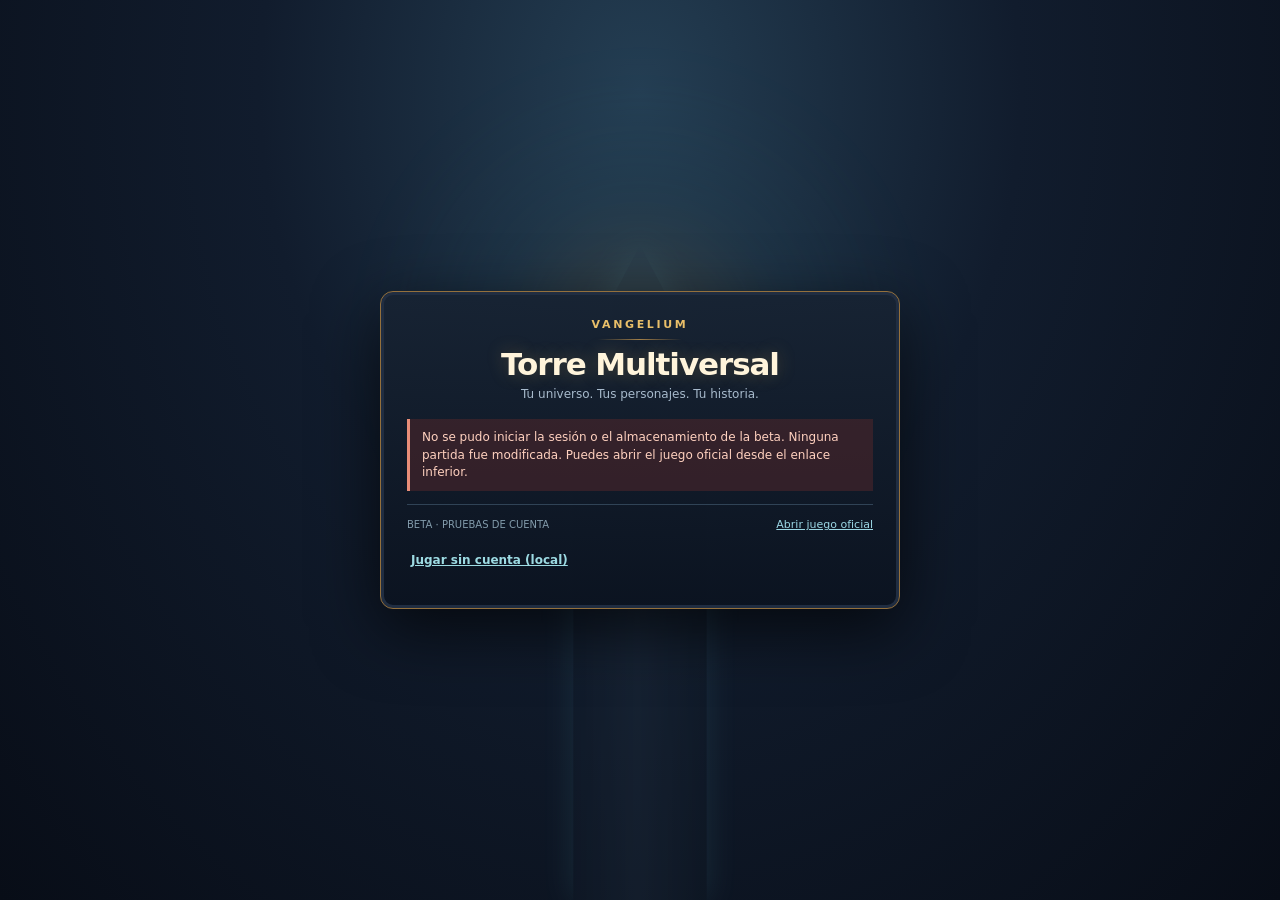
<file: index.html>
<!doctype html>
<html lang="es">
<head>
<meta charset="utf-8">
<meta name="viewport" content="width=device-width,initial-scale=1,viewport-fit=cover">
<title>Torre Multiversal</title>
<meta name="description" content="Action-RPG en pixel art con cooperativo de 2 a 4 jugadores.">
<meta name="theme-color" content="#0e1118">
<meta name="mobile-web-app-capable" content="yes">
<meta name="apple-mobile-web-app-capable" content="yes">
<meta name="apple-mobile-web-app-status-bar-style" content="black-translucent">
<meta http-equiv="Content-Security-Policy" content="default-src 'self'; script-src 'self'; style-src 'self' 'unsafe-inline' https://fonts.googleapis.com; font-src https://fonts.gstatic.com; connect-src 'self' https://cogwkcmlkurzagygnivy.supabase.co wss://cogwkcmlkurzagygnivy.supabase.co; img-src 'self' data: blob:; worker-src 'self' blob:; base-uri 'none'">
<meta name="referrer" content="strict-origin-when-cross-origin">
<link rel="manifest" href="manifest.webmanifest">
<link rel="icon" type="image/png" href="icon-192.png">
<link rel="apple-touch-icon" href="icon-192.png">
<style>:root{padding-top:env(safe-area-inset-top);padding-bottom:env(safe-area-inset-bottom)}body{margin:0;font:14px system-ui,sans-serif}[hidden]{display:none!important}</style>
<style>
/* Extensión aislada de interfaz: respaldos de cuenta en pestaña Guardado. */
.tm-cloud { display:grid;gap:10px;margin-top:14px;padding-top:16px;border-top:2px solid var(--gold-deep); }
.tm-cloud h2 {margin:0 0 2px}
.tm-cloud h2 small {font-size:10px;color:var(--dim);font-weight:400}
.tm-cloud-panel {display:grid;gap:9px}
.tm-cloud [hidden] {display:none!important}
.tm-cloud-actions {display:flex;flex-wrap:wrap;gap:8px}
.tm-cloud-actions .btn {flex:1 1 145px}
#tm-cloud input[type=email],#tm-cloud input[type=password],#tm-cloud select {
  width:100%;min-height:44px;box-sizing:border-box;color:var(--parchment);
  background:var(--night);border:2px solid var(--edge);padding:8px 10px;
  box-shadow:inset 0 0 0 2px var(--slate-3);font:inherit;
}
#tm-cloud-status[data-state=error] {color:#ff9f9f}
#tm-cloud-status[data-state=ok] {color:var(--moss)}
</style>

<style>
/* Centro de Cuenta v1 · mismo lenguaje de RPG, jerarquía móvil clara. */
.tm-hub {display:grid;gap:14px;font-family:var(--font-ui);min-width:0;}
.tm-hub [hidden],.tm-manual-legacy [hidden]{display:none!important;}
.tm-hub-heading {padding:16px 14px;background:linear-gradient(150deg,#273347 0%,#121925 72%);border:2px solid #0b0e17;box-shadow:inset 0 0 0 2px #936a28;}
.tm-hub-eyebrow,.tm-hub-session span,.tm-hub-local span {display:block;color:var(--gold);font:9px var(--font-label);letter-spacing:.035em;}
.tm-hub-heading h2 {margin:8px 0 6px;font:700 22px var(--font-ui);line-height:1.05;color:var(--parchment);}
.tm-hub-heading p,.tm-hub-savebox p,.tm-hub-hint {font-size:12px;line-height:1.45;color:var(--dim);margin:0;}
.tm-hub-section {display:grid;gap:8px;padding:14px;border:1px solid #46546b;background:#151e2d;}
.tm-hub-section label {font-weight:700;font-size:12px;}
.tm-hub input[type=email],.tm-hub input[type=password] {
  min-height:46px;width:100%;border:1px solid #586b80;border-radius:5px;
  background:#0d1420;color:#fff;padding:10px 12px;font-size:15px;
}
.tm-hub input:focus,.tm-hub button:focus-visible {outline:2px solid var(--crystal);outline-offset:2px;}
.tm-hub-primary {width:100%;min-height:49px;white-space:normal;font:700 12px var(--font-label);letter-spacing:.01em;}
.tm-hub-links {display:flex;flex-wrap:wrap;justify-content:space-between;gap:8px;margin-top:5px;}
.tm-hub-links button,.tm-hub-secondary {border:0;background:none;text-decoration:underline;color:#85d7e4;cursor:pointer;font:600 12px var(--font-ui);min-height:36px;padding:3px;}
.tm-step {display:flex;gap:9px;align-items:center;margin-bottom:6px;}
.tm-step span {display:grid;place-items:center;background:var(--gold);color:#271804;border-radius:50%;width:26px;height:26px;font:700 11px var(--font-label);flex-shrink:0;}
.tm-step strong {font:700 14px var(--font-label);color:var(--parchment);}
.tm-hub-session {display:flex;align-items:center;justify-content:space-between;gap:6px;background:#1a2835;padding:12px;border:1px solid #4a646d;}
.tm-hub-session strong {display:block;overflow-wrap:anywhere;font-size:13px;margin-top:6px;}
.tm-hub-local {display:flex;align-items:center;gap:9px;padding:12px;background:#132c2d;border:1px solid #30635e;}
.tm-hub-local-icon {font-size:28px;color:var(--moss);min-width:35px;text-align:center;}
.tm-hub-local strong {display:block;font-size:13px;margin-top:5px;overflow-wrap:anywhere;}
.tm-hub-section-title {display:flex;align-items:center;justify-content:space-between;gap:8px;}
.tm-hub-section-title small {display:block;color:var(--dim);font-size:11px;margin-left:35px;}
.tm-character-list {display:grid;gap:12px;}
.tm-profile {border:1px solid #53617b;background:linear-gradient(180deg,#25334a,#151e2d);padding:13px;display:grid;gap:10px;box-shadow:inset 0 0 0 2px #1e2938;}
.tm-profile-local {border-color:#528c71;}
.tm-profile-head {display:flex;align-items:center;gap:12px;}
.tm-profile-glyph {display:grid;place-items:center;background:linear-gradient(140deg,#d59d3c,#765122);border:2px solid #49320b;width:46px;height:46px;flex-shrink:0;font:700 22px var(--font-label);color:#241408;}
.tm-profile-name {min-width:0;display:grid;gap:4px;}
.tm-profile-name strong {font-size:21px;line-height:1.08;overflow-wrap:anywhere;color:#ffe1a1;}
.tm-profile-name span {font-size:11px;color:#bfcacb;}
.tm-profile-stats {display:flex;flex-wrap:wrap;gap:8px;}
.tm-profile-stats span {font-size:12px;color:#dce8ec;background:#15212d;padding:6px 9px;border:1px solid #34425b;}
.tm-profile-meta {font-size:10px;color:var(--dim);margin:0;}
.tm-profile-history summary,.tm-hub-advanced summary,.tm-manual-legacy summary {font-size:12px;cursor:pointer;color:#92d7e1;padding:9px 2px;}
.tm-profile-history {border-top:1px dashed #4e5e71;padding-top:3px;}
.tm-hub-history-item {margin-top:6px;width:100%;white-space:normal;text-align:left;font:11px var(--font-ui);}
.tm-hub-empty {padding:15px 12px;border:1px dashed #73828c;background:#1b2630;font-size:12px;line-height:1.5;color:#d0d8dd;}
.tm-hub-savebox {border:1px solid #806e39;background:#272619;padding:14px;display:grid;gap:10px;}
.tm-hub-savebox strong {font-size:14px;color:#f6d589;}
.tm-hub-savebox p {color:#e0d0a8;}
.tm-hub-savebox .btn {background:#334a53;}
.tm-hub-advanced {border:1px solid #33465a;background:#121a25;padding:9px 12px;}
.tm-hub-advanced h3 {font-size:14px;margin:8px 0 4px;}
.tm-hub-advanced > .tm-cloud-panel {display:grid;gap:8px;margin-bottom:12px;}
.tm-hub-actions {display:grid;grid-template-columns:repeat(2,minmax(0,1fr));gap:6px;}
.tm-hub-actions .btn {white-space:normal;padding:8px 5px;font-size:10px;}
.tm-hub-status {margin:0;min-height:24px;font-size:12px;line-height:1.45;color:#a9cfe5;}
.tm-hub-status[data-kind=error] {color:#ffb4a6;}
.tm-manual-legacy {padding:10px;border:1px solid #394655;background:#151c25;display:grid;gap:9px;}
.tm-manual-legacy > *:not(summary) {margin-top:8px;}
.tm-manual-legacy textarea {width:100%;min-height:70px;user-select:text;-webkit-user-select:text;}
.tm-hub-scan{text-decoration:none;border:1px solid #7894a1;background:#192d35;padding:9px 10px;min-height:42px;color:#c4e8ec;}
.tm-hub-local-copies{display:grid;gap:8px}
.tm-hub-local-copy{background:#17232e;padding:11px;border:1px solid #66858d;display:grid;gap:6px}
.tm-hub-local-copy strong{font-size:13px;color:#f4deb2}
.tm-hub-local-copy small{font-size:11px;color:var(--dim)}
.tm-hub-local-copy .btn{font-size:10px;white-space:normal}
@media(max-width:400px){.tm-hub-heading h2{font-size:20px}.tm-profile-name strong{font-size:18px}.tm-hub-section{padding:10px}.tm-hub-session{flex-wrap:wrap}}
</style>

<style>
/* Vangelium: puerta de entrada a la beta. No cambia el motor 3D. */
.tm-entry {
 position:fixed;z-index:9998;inset:0;isolation:isolate;
 display:grid;place-items:center;overflow-y:auto;overscroll-behavior:contain;
 padding:max(12px,env(safe-area-inset-top)) max(12px,env(safe-area-inset-right))
 max(12px,env(safe-area-inset-bottom)) max(12px,env(safe-area-inset-left));
 background:radial-gradient(ellipse at 50% 10%,#243e53 0%,#111c2d 42%,#080d17 100%);
 color:#eee8d8;touch-action:pan-y;-webkit-user-select:text;user-select:text;
 font:14px/1.42 system-ui,"Trebuchet MS",sans-serif;
}
.tm-entry[hidden],.tm-entry [hidden]{display:none!important;}
body:has(#tm-entry:not([hidden])){touch-action:pan-y!important;}
.tm-entry *{box-sizing:border-box;}
.tm-entry-backdrop{position:fixed;inset:0;pointer-events:none;opacity:.66;overflow:hidden;z-index:-1;}
.tm-entry-glow{position:absolute;left:50%;top:5%;width:65vmin;height:65vmin;transform:translateX(-50%);
 background:radial-gradient(circle,#b88e434a 0%,#2e556333 35%,transparent 68%);
 filter:blur(20px);}
.tm-entry-tower{position:absolute;left:50%;bottom:0;transform:translateX(-50%);
 width:min(42vw,230px);height:75vh;opacity:.27;filter:drop-shadow(0 0 16px #5198a9);}
.tm-entry-tower::before{content:"";position:absolute;bottom:0;left:21%;width:58%;height:75%;
 background:linear-gradient(90deg,#182432,#35485a 48%,#14202a);clip-path:polygon(0 14%,50% 0,100% 14%,100% 100%,0 100%);}
.tm-entry-tower::after{content:"";position:absolute;bottom:75%;left:38%;width:24%;height:22%;
 background:#334c5c;clip-path:polygon(50% 0,100% 35%,100% 100%,0 100%,0 35%);}
.tm-entry-box{width:min(100%,520px);max-height:calc(100dvh - 26px);min-height:0;overflow-y:auto;
 border:1px solid #94703c;background:linear-gradient(180deg,rgba(23,35,51,.97),rgba(11,19,32,.98));
 box-shadow:0 20px 65px #000a,inset 0 0 0 3px #202d41;position:relative;
 padding:clamp(15px,3.4vw,26px);border-radius:13px;}
.tm-entry-sign{text-align:center;display:grid;gap:5px;justify-items:center;margin-bottom:16px;}
.tm-entry-studio{color:#e9bf69;letter-spacing:.24em;font:700 11px/1.2 system-ui,sans-serif;}
.tm-entry-separator{width:84px;height:1px;background:linear-gradient(90deg,transparent,#a27f48,transparent);margin:3px 0;}
.tm-entry-sign h1{font:800 clamp(22px,5vw,31px)/1.06 system-ui,sans-serif;margin:0;color:#fff4db;letter-spacing:-.035em;text-shadow:0 0 18px #c09c514f;}
.tm-entry-sign p{margin:0;color:#a7bacc;font-size:12px;}
.tm-entry-stage{display:grid;gap:10px;}
.tm-entry-step{font:700 11px system-ui,sans-serif;color:#f4ce8e;letter-spacing:.035em;text-transform:uppercase;}
.tm-entry-stage label{font-size:12px;color:#dfe9f0;font-weight:650;}
.tm-entry-stage input{background:#0b1524;border:1px solid #60768e;color:#fff;border-radius:7px;
 min-height:46px;padding:10px 12px;font:15px system-ui,sans-serif;width:100%;min-width:0;}
.tm-entry-stage input:focus,.tm-entry button:focus-visible,.tm-entry a:focus-visible{outline:2px solid #80d5d8;outline-offset:2px;}
.tm-entry button{cursor:pointer;min-height:43px;border-radius:7px;border:1px solid #60718d;
 padding:9px 12px;font:650 13px/1.2 system-ui,sans-serif;}
.tm-entry button:disabled{opacity:.62;cursor:progress;}
.tm-entry-mainbtn{background:linear-gradient(180deg,#f0cc80,#cb9853);color:#271c0d;border-color:#d8aa5a!important;width:100%;font-weight:750!important;min-height:48px!important;}
.tm-entry-minor{color:#d8e7f0;background:#263b4f;border-color:#517289!important;}
.tm-entry-actions{display:flex;gap:8px;flex-wrap:wrap;}
.tm-entry-actions button{flex:1 1 145px;}
.tm-entry-help{margin:1px 0;color:#9aafc4;font-size:12px;line-height:1.5;}
.tm-entry-user{display:flex;align-items:center;justify-content:space-between;gap:8px;padding:9px 11px;
 background:#102d37;border:1px solid #346b76;border-radius:8px;}
.tm-entry-user div{min-width:0;}
.tm-entry-user span{display:block;color:#95c0bd;font-size:10px;font-weight:700;}
.tm-entry-user strong{display:block;color:#f6f2df;overflow-wrap:anywhere;font-size:13px;margin-top:4px;}
.tm-entry-user button{background:none;color:#99dbe0;text-decoration:underline;border:0;min-height:35px;padding:3px;}
.tm-entry-heading{display:flex;align-items:center;justify-content:space-between;gap:8px;}
.tm-entry-heading strong{font-size:15px;color:#f4e4c0;}
.tm-entry-heading small{display:block;color:#96a9ba;font-size:11px;margin-top:3px;}
.tm-entry-list{display:grid;gap:9px;}
.tm-entry-character{border:1px solid #4e7283;border-radius:9px;padding:11px;display:grid;gap:9px;
 background:linear-gradient(110deg,#273f4d,#1b2b3e);}
.tm-entry-charhead{display:flex;gap:11px;align-items:center;}
.tm-entry-avatar{width:45px;height:45px;display:grid;place-items:center;flex-shrink:0;
 background:#a37843;color:#231a12;border-radius:9px;border:2px solid #dfb76c;font:800 21px system-ui,sans-serif;}
.tm-entry-charmeta{min-width:0;display:grid;gap:3px;}
.tm-entry-charmeta strong{font-size:18px;color:#ffdfa2;overflow-wrap:anywhere;}
.tm-entry-charmeta span{font-size:12px;color:#c2d4dc;}
.tm-entry-tag{margin:0;font-size:11px;color:#a7bdc7;}
.tm-entry-history{border-top:1px dashed #536c79;padding-top:3px;}
.tm-entry-history summary,.tm-entry-local summary{cursor:pointer;color:#9bd7d8;padding:7px 2px;font-size:12px;}
.tm-entry-history button{width:100%;margin-top:6px;text-align:left;}
.tm-entry-local{border-top:1px solid #344b62;padding-top:10px;display:grid;gap:8px;}
.tm-entry-local-card{display:grid;gap:7px;border:1px solid #3f576c;padding:11px;background:#142335;border-radius:7px;}
.tm-entry-local-card strong{color:#fff0ca;font-size:13px;}
.tm-entry-local-card small{color:#a5b8c9;font-size:11px;}
.tm-entry-local-card button{white-space:normal;}
.tm-entry-alert{padding:10px 12px;color:#b9d6e8;border-left:3px solid #71b5c6;
 background:rgba(18,53,73,.6);font-size:12px;line-height:1.45;min-height:40px;}
.tm-entry-alert[data-state="error"]{color:#ffd1bf;border-color:#e88d78;background:#4c252b99;}
.tm-entry-empty{border:1px dashed #687d91;padding:11px;border-radius:8px;color:#c4d5df;font-size:12px;}
.tm-entry-footer{display:flex;justify-content:space-between;gap:8px;align-items:center;
 border-top:1px solid #304356;padding-top:12px;margin-top:13px;}
.tm-entry-footer span{font-size:10px;color:#829bab;}
.tm-entry-footer a{font-size:11px;color:#9bd7e5;text-decoration:underline;}
.tm-entry-links{display:flex;gap:9px;justify-content:space-between;flex-wrap:wrap;}
.tm-entry-links button{color:#9ddbe3;text-decoration:underline;background:none;border:0;padding:4px;font-size:12px;}
.tm-entry-loading{display:grid;gap:12px;text-align:center;justify-items:center;padding:20px 8px;}
.tm-entry-progress{height:4px;width:65%;border-radius:8px;background:#283c53;overflow:hidden;}
.tm-entry-progress::before{content:"";display:block;width:36%;height:100%;background:#deb16a;animation:tm-entry-load 1.65s ease-in-out infinite;}
@keyframes tm-entry-load{0%{transform:translateX(-100%)}100%{transform:translateX(300%)}}
@media(max-height:450px){.tm-entry{place-items:start center}.tm-entry-box{max-height:calc(100dvh - 18px);padding:12px}.tm-entry-sign{margin-bottom:9px}.tm-entry-sign h1{font-size:24px}}
@media(prefers-reduced-motion:reduce){.tm-entry-progress::before{animation:none;width:100%;}}
</style>
<style>
.tm-char-sync-panel{border:1px solid #5a7f85;background:linear-gradient(150deg,#162b38,#13212f);padding:13px;display:grid;gap:9px;box-shadow:inset 0 0 0 1px #253f4a}
.tm-char-sync-head{display:flex;align-items:center;justify-content:space-between;gap:8px}
.tm-char-sync-head strong{display:block;font-size:14px;color:#f1dba5}
.tm-char-sync-head small{display:block;font-size:11px;color:#a9c2c7;margin-top:4px}
.tm-char-sync-tag{font-size:9px;color:#dccb9a;border:1px solid #7d7050;padding:4px 6px}
#tm-char-sync-status{margin:0;line-height:1.5;font-size:12px;color:#b9dee1;min-height:20px}
#tm-char-sync-status[data-state=error]{color:#ffc4a4}
.tm-char-sync-actions{display:grid;grid-template-columns:repeat(2,minmax(0,1fr));gap:7px}
.tm-char-sync-actions .btn{font-size:11px;white-space:normal;min-height:40px;padding:7px 5px}
@media(max-width:350px){.tm-char-sync-actions{grid-template-columns:1fr}}
</style>
<style>
.tm-char-conflict{border:1px solid #536d84;border-radius:6px;background:linear-gradient(135deg,#1b2a3c,#151d2b);padding:13px;display:grid;gap:10px}
.tm-char-conflict [hidden]{display:none!important}
.tm-char-conflict-head{display:flex;justify-content:space-between;align-items:center;flex-wrap:wrap;gap:8px}
.tm-char-conflict-head strong{font-size:13px;color:#e9d6ae}
.tm-char-conflict-head span{font:9px var(--font-label);color:#a4c5d3}
#tm-char-conflict-compare{min-height:40px;background:#35515e;color:#f4f8fa;font-size:11px}
.tm-char-conflict-grid{display:grid;grid-template-columns:repeat(2,minmax(0,1fr));gap:8px;margin:10px 0}
.tm-char-conflict-grid article{border:1px solid #54717a;padding:10px;background:#101a28;min-width:0}
.tm-char-conflict-grid small{display:block;font-size:9px;color:#95d7d7;font-weight:bold}
.tm-char-conflict-grid p{white-space:pre-line;overflow-wrap:anywhere;font-size:12px;color:#f2e5ce;line-height:1.5;margin:7px 0 0}
.tm-char-conflict-actions{display:grid;gap:7px;margin-top:11px}
.tm-char-conflict-actions button{white-space:normal;min-height:44px;font-size:11px}
#tm-char-conflict-dismiss{margin-top:5px;border:1px solid #4c637c;width:100%;text-decoration:none}
#tm-char-conflict-status[data-state=error]{color:#ffc2ae}
@media(max-width:420px){.tm-char-conflict-grid{grid-template-columns:1fr}}
</style>
<style>
/* Entrada Vangelium simplificada: personajes separados de respaldos */
.tm-entry-create-btn{width:100%;background:#293c4d;color:#e8eff4;border:1px dashed #648c92!important}
.tm-entry-local{display:grid;gap:8px}
.tm-entry-local>summary{font-size:12px;color:#b6e4e1;font-weight:700;padding:11px 3px}
.tm-entry-backups-count{font-size:10px;color:#abc6d4}
.tm-entry-local summary span{font-size:10px;color:#a0b6c6;font-weight:400}
.tm-entry-copy-row{display:grid;grid-template-columns:repeat(2,minmax(0,1fr));gap:7px;margin:8px 0;
 border:1px solid #384f63;border-radius:6px;padding:9px;background:#101b2d}
.tm-entry-copy-row small{grid-column:1/-1;color:#a3c1cd;font-size:11px;line-height:1.4}
.tm-entry-copy-row button{min-width:0;min-height:37px;font-size:11px;white-space:normal}
.tm-entry-copy-row button:last-child:not(:first-child){border-color:#975e5a!important;color:#ffd1be}
.tm-entry-local-card{gap:5px}
.tm-entry-local-card .tm-entry-history>summary{margin-bottom:6px}
</style>
<style>.tm-hub-switcher{display:grid;gap:8px;border:1px solid #436a79;padding:12px;background:#152937}.tm-hub-switcher button{min-height:48px}</style>
</head>
<body>
<link rel="preconnect" href="https://fonts.googleapis.com">
<link rel="preconnect" href="https://fonts.gstatic.com" crossorigin>
<link rel="stylesheet" href="https://fonts.googleapis.com/css2?family=Pixelify+Sans:wght@400;600;700&family=Silkscreen:wght@400;700&display=swap">
<style>
/* Concepto: juego a pantalla completa; la interfaz son ventanas de RPG de 16 bits
   (marco dorado doble sobre pizarra azul noche) flotando sobre el mundo. Un solo tema oscuro. */
:root {
  --night: #0e1118;
  --slate: #161b26;
  --slate-2: #1f2635;
  --slate-3: #2a3346;
  --parchment: #f3ead6;
  --dim: #a6a08f;
  --gold: #e8b04a;
  --gold-deep: #8a5a1f;
  --crystal: #5ccbd8;
  --ember: #e0585c;
  --moss: #79c46c;
  --edge: #050608;
  --font-ui: "Pixelify Sans", ui-rounded, "Trebuchet MS", system-ui, sans-serif;
  --font-label: "Silkscreen", "Pixelify Sans", ui-monospace, monospace;
  --step--1: 0.8125rem;
  --step-0: 1rem;
  --step-1: 1.25rem;
  --step-2: 1.75rem;
  color-scheme: dark;
}
*, *::before, *::after { box-sizing: border-box; }
html, body { height: 100%; background: var(--night); color: var(--parchment); overflow: hidden; overscroll-behavior: none; }
body { font-family: var(--font-ui); font-size: var(--step-0); -webkit-tap-highlight-color: transparent; touch-action: none; user-select: none; -webkit-user-select: none; }
button, input, textarea, select { font: inherit; color: inherit; }
.app { position: fixed; inset: 0; overflow: hidden; background: var(--night); }
#game { position: absolute; inset: 0; width: 100%; height: 100%; display: block; image-rendering: pixelated; image-rendering: crisp-edges; touch-action: none; }

/* Ventana de 16 bits: borde oscuro, marco dorado, filo interior claro. */
.window {
  background: linear-gradient(180deg, var(--slate-2), var(--slate));
  border: 2px solid var(--edge);
  box-shadow: inset 0 0 0 2px var(--gold), inset 0 0 0 4px var(--gold-deep), 0 4px 0 0 rgba(0,0,0,.45);
  padding: 18px 18px 16px;
}
.btn {
  appearance: none; border: 2px solid var(--edge); background: var(--slate-3); color: var(--parchment);
  font-family: var(--font-label); font-size: var(--step--1); letter-spacing: .04em; text-transform: uppercase;
  min-height: 44px; padding: 8px 14px; cursor: pointer;
  box-shadow: inset 0 2px 0 0 rgba(255,255,255,.14), inset 0 -3px 0 0 rgba(0,0,0,.35);
}
.btn:hover { background: #34405a; }
.btn:active, .btn.is-down { transform: translateY(2px); box-shadow: inset 0 2px 0 0 rgba(0,0,0,.35); }
.btn-gold { background: var(--gold); color: #24170a; box-shadow: inset 0 2px 0 0 #ffe2a0, inset 0 -3px 0 0 var(--gold-deep); }
.btn-gold:hover { background: #f2c062; }
.btn-danger { background: #6b2329; }
.btn:disabled { opacity: .45; cursor: not-allowed; }
:focus-visible { outline: 3px solid var(--crystal); outline-offset: 2px; }
input[type=text], input[type=number], textarea {
  touch-action: manipulation;
  background: var(--night); border: 2px solid var(--edge); box-shadow: inset 0 0 0 2px var(--slate-3);
  padding: 8px 10px; min-height: 44px; width: 100%; color: var(--parchment); user-select: text; -webkit-user-select: text;
}
textarea { min-height: 72px; resize: vertical; font-family: var(--font-label); font-size: 11px; word-break: break-all; }
.label, label { display: block; font-family: var(--font-label); font-size: 11px; letter-spacing: .08em; text-transform: uppercase; color: var(--dim); margin-bottom: 6px; }
h2 { font-family: var(--font-label); font-size: 11px; letter-spacing: .08em; text-transform: uppercase; color: var(--gold); margin: 0 0 8px; font-weight: 400; }

/* ── Arranque ── */
.boot { position: absolute; inset: 0; display: grid; place-items: center; text-align: center; gap: 12px; background: var(--night); z-index: 50; padding-left: max(16px, env(safe-area-inset-left, 0px)); padding-right: max(16px, env(safe-area-inset-right, 0px)); }
.boot-title { font-family: var(--font-label); font-size: var(--step-2); color: var(--gold); letter-spacing: .06em; text-shadow: 3px 3px 0 var(--edge); }
.boot-msg { color: var(--dim); max-width: 36ch; }
.boot-bar { width: 180px; height: 8px; border: 2px solid var(--edge); box-shadow: inset 0 0 0 2px var(--slate-3); background: var(--slate); }
.boot-bar > i { display: block; height: 100%; width: 30%; background: var(--gold); animation: load 1.2s steps(6) infinite; }
@keyframes load { from { margin-left: 0 } to { margin-left: 70% } }
.boot.is-error .boot-bar { display: none; }
.boot.is-error .boot-msg { color: var(--parchment); }

/* ── Menú principal ── */
.menu { position: absolute; inset: 0; display: flex; align-items: stretch; z-index: 20; pointer-events: none;
  padding: calc(env(safe-area-inset-top, 0px) + 12px) max(16px, env(safe-area-inset-right, 0px)) calc(env(safe-area-inset-bottom, 0px) + 12px) max(16px, env(safe-area-inset-left, 0px)); }
.menu-panel { pointer-events: auto; width: min(400px, 100%); max-height: 100%; overflow-y: auto; display: flex; flex-direction: column; gap: 14px; scrollbar-width: thin; }
.title h1 { margin: 0; font-family: var(--font-label); font-weight: 700; font-size: clamp(1.5rem, 4.2vw, 2.1rem); line-height: .95; letter-spacing: .03em; color: var(--gold); text-shadow: 2px 0 0 var(--edge), -2px 0 0 var(--edge), 0 2px 0 var(--edge), 0 -2px 0 var(--edge), 4px 4px 0 var(--edge); text-wrap: balance; }
.title h1 span { color: var(--crystal); }
.tagline { margin: 6px 0 0; color: var(--dim); font-size: var(--step--1); }
.swatches { display: flex; flex-wrap: wrap; gap: 8px; }
.swatch { width: 34px; height: 34px; border: 2px solid var(--edge); cursor: pointer; padding: 0; box-shadow: inset 0 2px 0 rgba(255,255,255,.25), inset 0 -3px 0 rgba(0,0,0,.3); }
.swatch[aria-checked=true] { outline: 3px solid var(--parchment); outline-offset: 2px; }
.menu-hero { display: grid; grid-template-columns: 72px 1fr; gap: 10px; align-items: start; }
#menu-portrait { width: 72px; height: 72px; image-rendering: pixelated; background: linear-gradient(180deg, #232c40, #141a26); border: 2px solid var(--edge); box-shadow: inset 0 0 0 2px var(--gold-deep); }
.row-buttons { display: grid; grid-template-columns: 1fr 1fr; gap: 10px; }
.join-row { display: grid; grid-template-columns: 1fr auto; gap: 8px; }
#in-code { text-transform: uppercase; user-select: text; -webkit-user-select: text; touch-action: manipulation; font-family: var(--font-label); letter-spacing: .3em; font-size: var(--step-1); }
.lobby { display: grid; gap: 12px; }
.games, .online { list-style: none; margin: 0; padding: 0; display: grid; gap: 6px; }
.games li { display: flex; align-items: center; gap: 8px; justify-content: space-between; background: var(--night); padding: 6px 6px 6px 10px; border: 2px solid var(--edge); min-width: 0; }
.games li .who { min-width: 0; overflow: hidden; text-overflow: ellipsis; white-space: nowrap; }
.games li b { font-family: var(--font-label); letter-spacing: .15em; color: var(--gold); }
.online { display: flex; flex-wrap: wrap; gap: 6px; }
.online li { display: inline-flex; align-items: center; gap: 6px; padding: 3px 8px; background: var(--night); border: 2px solid var(--edge); font-size: var(--step--1); }
.dot { width: 10px; height: 10px; display: inline-block; border: 2px solid var(--edge); flex: none; }
.empty { color: var(--dim); font-size: var(--step--1); margin: 0; }
.mp-box { display: grid; gap: 8px; }
.mp-actions { display: flex; flex-wrap: wrap; gap: 8px; }
.mp-actions .btn { min-height: 38px; padding: 6px 10px; font-size: 10px; display: inline-flex; align-items: center; text-decoration: none; }
.btn.is-muted { filter: saturate(.35) brightness(.8); }
.mp-status { margin: 0; font-size: var(--step--1); color: var(--dim); display: flex; gap: 8px; align-items: center; }
.mp-status::before { content: ""; width: 10px; height: 10px; border: 2px solid var(--edge); background: var(--dim); flex: none; }
.mp-status[data-state=on]::before { background: var(--moss); }
.mp-status[data-state=wait]::before { background: var(--gold); animation: blink 1s steps(2) infinite; }
.mp-status[data-state=off]::before { background: var(--ember); }
@keyframes blink { 50% { opacity: .2 } }

/* ── HUD ── */
.hud { position: absolute; inset: 0; pointer-events: none; z-index: 10; }
.hud > * { pointer-events: auto; }
/* Vida propia (arriba a la izquierda) y aviso de abatido */
.vital { position: absolute; top: calc(env(safe-area-inset-top, 0px) + 10px); left: calc(env(safe-area-inset-left, 0px) + 10px); display: flex; align-items: center; gap: 6px; background: rgba(14,17,24,.84); border: 2px solid var(--edge); padding: 4px 8px; pointer-events: none; }
.vital .vt-heart { color: #ff6a72; font-size: 14px; line-height: 1; }
.vital .vt-bar, .member .mhp { display: block; height: 8px; width: 112px; border: 2px solid var(--edge); background: #2a1e22; }
.vital .vt-bar b, .member .mhp b { display: block; height: 100%; width: 100%; background: linear-gradient(#ff9aa0 0 50%, #e0404c 50%); transition: width .12s steps(3); }
.vital.is-low .vt-bar b { animation: blink .5s steps(2) infinite; }
.vital .vt-num { font-family: var(--font-label); font-size: 10px; color: var(--parchment); font-variant-numeric: tabular-nums; min-width: 6ch; }
.vital.is-down { box-shadow: inset 0 0 0 2px var(--ember); }
.vital .vt-col { display: grid; gap: 3px; }
.vital .vt-row { display: flex; align-items: center; gap: 6px; }
.vital .vt-lv { pointer-events: auto; cursor: pointer; margin: 0; display: grid; place-items: center; min-width: 26px; height: 26px; padding: 0 3px; font-family: var(--font-label); font-size: 12px; color: #2a1a06; background: linear-gradient(#ffe9a6 0 50%, #f0b748 50%); border: 2px solid var(--edge); box-shadow: inset 0 0 0 1px #fff3c4; font-variant-numeric: tabular-nums; }
.vital .vt-xp { display: block; height: 4px; width: 100%; border: 1px solid var(--edge); background: #2a2414; }
.vital .vt-xp b { display: block; height: 100%; width: 0; background: linear-gradient(#fff0b0 0 50%, #e9b23b 50%); transition: width .25s steps(4); }
.vital.is-up .vt-lv { animation: lvup .9s steps(6) 2; }
.vital.is-gain .vt-xp { box-shadow: 0 0 0 1px #ffe08a; }
@keyframes lvup { 0% { transform: scale(1); filter: brightness(1); } 40% { transform: scale(1.35); filter: brightness(1.6); } 100% { transform: scale(1); filter: brightness(1); } }
.member .lv { font-family: var(--font-label); font-size: 9px; color: #2a1a06; background: #f0b748; padding: 1px 3px; font-variant-numeric: tabular-nums; }
.member .mhp { width: 46px; height: 6px; }
.member .down-tag { font-family: var(--font-label); font-size: 8px; color: #ff8a90; letter-spacing: .05em; }
.down-banner { position: absolute; left: 50%; bottom: calc(env(safe-area-inset-bottom, 0px) + 30px); transform: translateX(-50%); display: grid; gap: 5px; justify-items: center; text-align: center; background: rgba(40,10,16,.86); border: 2px solid var(--edge); box-shadow: inset 0 0 0 2px var(--ember); padding: 8px 14px; max-width: min(88vw, 360px); pointer-events: none; }
.down-banner b { font-family: var(--font-label); color: #ff8a90; letter-spacing: .2em; font-size: 13px; }
.down-banner span { font-size: var(--step--1); color: var(--parchment); }
.down-banner .db-bar { display: block; width: 160px; height: 6px; border: 2px solid var(--edge); background: #2a1e22; }
.down-banner .db-bar b { display: block; height: 100%; width: 0; background: linear-gradient(#ffe08a 0 50%, #e9a23b 50%); letter-spacing: 0; }
/* ── La Torre (5.1): piso, viaje, reunión del grupo y mapa ── */
.floor-tag { position: absolute; left: 50%; top: calc(env(safe-area-inset-top, 0px) + 10px); transform: translateX(-50%); background: rgba(14,17,24,.86); border: 2px solid var(--edge); box-shadow: inset 0 0 0 1px #6e4bb8; padding: 4px 10px; display: grid; justify-items: center; pointer-events: none; max-width: 52vw; text-align: center; }
.floor-tag b { font-family: var(--font-label); color: #d8c4ff; letter-spacing: .14em; font-size: 12px; }
@media (max-width: 980px) { .floor-tag { top: calc(env(safe-area-inset-top, 0px) + 58px); } }
@media (max-width: 520px) { .floor-tag { left: auto; right: calc(env(safe-area-inset-right, 0px) + 10px); transform: none; top: calc(env(safe-area-inset-top, 0px) + 60px); width: 40vw; max-width: 40vw; overflow: hidden; justify-items: stretch; } .floor-tag span { max-width: 100%; display: block; } }
.floor-tag span { font-size: 10px; color: var(--parchment); opacity: .85; white-space: nowrap; overflow: hidden; text-overflow: ellipsis; max-width: 50vw; }
.gather { position: absolute; left: 50%; bottom: calc(env(safe-area-inset-bottom, 0px) + 96px); transform: translateX(-50%); background: rgba(24,14,40,.88); border: 2px solid var(--edge); box-shadow: inset 0 0 0 2px #7a45d6; padding: 6px 12px; font-size: var(--step--1); color: var(--parchment); text-align: center; max-width: min(88vw, 380px); pointer-events: none; }
.travel { position: absolute; inset: 0; z-index: 30; display: grid; place-items: center; background: radial-gradient(circle at 50% 45%, rgba(60,30,110,.82), rgba(4,4,10,.96) 70%); pointer-events: none; }
.travel p { font-family: var(--font-label); color: #e9ddff; letter-spacing: .18em; font-size: 15px; text-shadow: 0 0 8px #7a45d6; margin: 0; }
.map-wrap { position: absolute; inset: 0; z-index: 25; display: grid; place-items: center; background: rgba(5,6,10,.72); padding: max(10px, env(safe-area-inset-top, 0px)) max(10px, env(safe-area-inset-right, 0px)) max(10px, env(safe-area-inset-bottom, 0px)) max(10px, env(safe-area-inset-left, 0px)); }
.map-wrap .window { display: grid; gap: 8px; justify-items: center; padding: 10px; max-width: 96vw; max-height: 96vh; }
.map-wrap canvas { image-rendering: pixelated; width: min(78vmin, 560px); height: min(78vmin, 560px); border: 2px solid var(--edge); background: #07080c; }
.map-wrap .map-head { display: flex; gap: 10px; align-items: baseline; justify-content: space-between; width: 100%; }
.map-wrap .map-head b { font-family: var(--font-label); color: var(--gold); letter-spacing: .1em; }
.map-wrap .map-head span { font-size: var(--step--1); color: var(--parchment); }
.map-wrap .map-legend { font-size: 10px; color: var(--dim); text-align: center; }
.chip-map { pointer-events: auto; }
/* ── Bestias de la Torre (5.2): bestiario y herramienta de pruebas ── */
.dex-wrap { position: absolute; inset: 0; z-index: 26; display: grid; place-items: center; background: rgba(5,6,10,.76); padding: max(8px, env(safe-area-inset-top, 0px)) max(8px, env(safe-area-inset-right, 0px)) max(8px, env(safe-area-inset-bottom, 0px)) max(8px, env(safe-area-inset-left, 0px)); }
.dex-window { display: grid; grid-template-rows: auto 1fr; gap: 8px; padding: 10px; width: min(96vw, 860px); height: min(94vh, 640px); min-height: 0; }
.dex-head { display: flex; gap: 10px; align-items: center; }
.dex-head b { font-family: var(--font-label); color: var(--gold); letter-spacing: .12em; }
.dex-head span { font-size: var(--step--1); color: var(--parchment); margin-right: auto; }
.dex-body { display: grid; grid-template-columns: minmax(0, 1.15fr) minmax(0, 1fr); gap: 10px; min-height: 0; }
.dex-list, .dex-detail { overflow-y: auto; min-height: 0; border: 2px solid var(--edge); background: rgba(10,12,18,.7); padding: 8px; overscroll-behavior: contain; }
.dex-sec h3 { margin: 4px 0 6px; font-family: var(--font-label); font-size: 11px; letter-spacing: .1em; color: #d8c4ff; font-weight: normal; }
.dex-grid { display: grid; grid-template-columns: repeat(auto-fill, minmax(84px, 1fr)); gap: 6px; margin-bottom: 8px; }
.dex-card { appearance: none; display: grid; justify-items: center; gap: 2px; padding: 6px 4px; border: 2px solid var(--edge); background: rgba(30,34,46,.9); color: var(--parchment); font: inherit; cursor: pointer; min-height: 44px; }
.dex-card:hover, .dex-card:focus-visible { box-shadow: inset 0 0 0 2px var(--gold-deep); outline: none; }
.dex-card.sel { box-shadow: inset 0 0 0 2px var(--gold); background: rgba(52,44,30,.92); }
.dex-card.unknown { background: rgba(18,20,28,.92); color: var(--dim); }
.dex-name { font-size: 10px; text-align: center; line-height: 1.15; }
.dex-k { font-family: var(--font-label); font-size: 9px; color: var(--gold); }
.dex-k.dex-t { color: #ff9ab0; margin-left: 4px; }
.dex-pic { image-rendering: pixelated; display: block; }
.dex-dhead { display: flex; gap: 10px; align-items: center; margin-bottom: 8px; }
.dex-dtitle { display: grid; gap: 2px; }
.dex-dtitle b { font-family: var(--font-label); color: var(--gold); letter-spacing: .06em; font-size: 13px; }
.dex-place { font-size: 11px; color: #d8c4ff; }
.dex-kills { font-size: 11px; color: var(--parchment); }
.dex-stats { display: grid; gap: 3px; margin: 0 0 8px; }
.dex-stat { display: flex; justify-content: space-between; gap: 8px; font-size: 11px; border-bottom: 1px solid rgba(255,255,255,.06); padding: 2px 0; }
.dex-stat b { font-variant-numeric: tabular-nums; color: var(--parchment); font-weight: normal; white-space: nowrap; }
.dex-stat.here span { color: #ff9a8a; }
.dex-p { margin: 0 0 8px; font-size: 12px; line-height: 1.4; }
.dex-p b { color: var(--gold); font-weight: normal; }
/* Anomalías (élites y jefes, parte B): a propósito parecen fallos (una letra rota, una línea rara). */
.dex-p.dex-odd { color: #c98f8a; font-style: italic; }
.dex-glitch { display: inline-block; position: relative; animation: dexGlitch 3.1s steps(1, end) infinite; }
@keyframes dexGlitch {
  0%, 71%, 100% { transform: none; text-shadow: none; opacity: 1; }
  72% { transform: translate(1px, -1px); text-shadow: -1px 0 #3ef0ff, 1px 0 #ff4ff0; }
  75% { transform: translate(-1px, 1px) skewX(-12deg); text-shadow: 1px 0 #3ef0ff, -1px 0 #ff4ff0; opacity: .75; }
  78% { transform: none; opacity: .35; }
  80% { transform: translate(0, 0); text-shadow: none; opacity: 1; }
}
@media (prefers-reduced-motion: reduce) { .dex-glitch { animation: none; text-shadow: -1px 0 #3ef0ff, 1px 0 #ff4ff0; } }
.dex-hint { font-size: 12px; color: var(--dim); }
@media (max-width: 640px), (max-height: 420px) and (orientation: landscape) {
  .dex-window { height: 94vh; }
  .dex-body { grid-template-columns: 1fr; grid-template-rows: minmax(0, 1fr) minmax(0, 1.1fr); }
  .dex-grid { grid-template-columns: repeat(auto-fill, minmax(72px, 1fr)); }
}
@media (max-height: 420px) and (orientation: landscape) { .dex-body { grid-template-columns: minmax(0, 1fr) minmax(0, 1fr); grid-template-rows: none; } }
.test-tools { display: flex; gap: 6px; align-items: center; flex-wrap: wrap; border-top: 1px dashed rgba(255,255,255,.12); padding-top: 8px; }
.test-tools .label { flex-basis: 100%; }
.test-tools input { width: 5.5em; }
.tower-choice .options { display: grid; gap: 8px; }
.hud-party { position: absolute; top: calc(env(safe-area-inset-top, 0px) + 56px); left: calc(env(safe-area-inset-left, 0px) + 10px); display: grid; gap: 4px; pointer-events: none; }
@media (max-width: 520px) { .vital { top: calc(env(safe-area-inset-top, 0px) + 60px); } .vital .vt-bar { width: 72px; } .hud-party { top: calc(env(safe-area-inset-top, 0px) + 106px); } }
.member { display: flex; align-items: center; gap: 6px; background: rgba(14,17,24,.82); border: 2px solid var(--edge); padding: 3px 8px 3px 6px; font-size: var(--step--1); min-width: 0; max-width: 46vw; }
.member .nm { overflow: hidden; text-overflow: ellipsis; white-space: nowrap; }
.member .tag { font-family: var(--font-label); font-size: 9px; color: var(--gold); letter-spacing: .06em; }
.member.is-away { opacity: .55; }
.member .lag { margin-left: auto; font-family: var(--font-label); font-size: 9px; color: var(--dim); font-variant-numeric: tabular-nums; }
.hud-top-right { position: absolute; top: calc(env(safe-area-inset-top, 0px) + 10px); right: calc(env(safe-area-inset-right, 0px) + 10px); display: flex; gap: 8px; align-items: center; }
.chip { appearance: none; border: 2px solid var(--edge); background: rgba(14,17,24,.86); color: var(--parchment); font-family: var(--font-label); font-size: 11px; letter-spacing: .06em; min-height: 40px; padding: 4px 10px; cursor: pointer; }
.chip b { color: var(--gold); letter-spacing: .2em; }
@media (max-width: 420px) { .hud-top-right { gap: 5px; } .chip { padding: 4px 7px; letter-spacing: 0; font-size: 10px; } .chip b { letter-spacing: .08em; } }
.icon-btn { appearance: none; width: 44px; height: 44px; border: 2px solid var(--edge); background: rgba(14,17,24,.86); cursor: pointer; display: grid; place-items: center; padding: 0; }
.icon-burger { width: 18px; height: 14px; background: linear-gradient(var(--parchment) 0 2px, transparent 2px 6px, var(--parchment) 6px 8px, transparent 8px 12px, var(--parchment) 12px 14px); }
.hud-actions { position: absolute; right: calc(env(safe-area-inset-right, 0px) + 18px); bottom: calc(env(safe-area-inset-bottom, 0px) + 18px); display: flex; flex-direction: column; align-items: flex-end; gap: 10px; }
.act-btn { appearance: none; width: 64px; height: 64px; border-radius: 50%; border: 3px solid var(--edge); background: radial-gradient(circle at 35% 30%, #3a4762, var(--slate-3) 60%); box-shadow: inset 0 0 0 2px var(--gold-deep), 0 3px 0 rgba(0,0,0,.5); display: grid; place-items: center; cursor: pointer; padding: 0; touch-action: none; }
.act-btn.is-down { transform: translateY(2px); box-shadow: inset 0 0 0 2px var(--gold); }
.act-btn .glyph { font-family: var(--font-label); font-size: 22px; color: var(--gold); line-height: 1; }
.act-btn small { display: block; font-family: var(--font-label); font-size: 8px; color: var(--parchment); letter-spacing: .05em; margin-top: 2px; }
.emote-picker { display: flex; gap: 6px; background: rgba(14,17,24,.9); border: 2px solid var(--edge); padding: 6px; }
.emote-picker button { appearance: none; width: 48px; height: 48px; border: 2px solid var(--edge); background: var(--slate-3); cursor: pointer; font-family: var(--font-label); font-size: 18px; color: var(--parchment); padding: 0; touch-action: none; }
.emote-picker button.is-down { background: var(--gold); color: #24170a; }
.net-status { position: absolute; top: calc(env(safe-area-inset-top, 0px) + 60px); right: calc(env(safe-area-inset-right, 0px) + 10px); background: rgba(107,35,41,.92); border: 2px solid var(--edge); padding: 4px 10px; font-size: var(--step--1); }
/* Combate: recuadro del objetivo (abajo en el centro) */
.target-frame { position: absolute; left: 50%; transform: translateX(-50%); bottom: calc(env(safe-area-inset-bottom, 0px) + 30px); min-width: 150px; max-width: 46vw; display: grid; gap: 3px; background: rgba(14,17,24,.84); border: 2px solid var(--edge); box-shadow: inset 0 0 0 2px var(--slate-3); padding: 4px 8px 5px; cursor: pointer; appearance: none; color: var(--parchment); text-align: left; font: inherit; }
.target-frame .tf-row { display: flex; gap: 8px; align-items: baseline; justify-content: space-between; }
.target-frame .tf-name { font-size: var(--step--1); white-space: nowrap; overflow: hidden; text-overflow: ellipsis; }
.target-frame .tf-name::before { content: "◎ "; color: var(--gold); }
.target-frame .tf-hp { font-family: var(--font-label); font-size: 9px; color: var(--dim); font-variant-numeric: tabular-nums; }
.target-frame .tf-bar { display: block; height: 6px; border: 2px solid var(--edge); background: #2a1e22; }
.target-frame .tf-bar b { display: block; height: 100%; width: 100%; background: linear-gradient(#9df0a8 0 50%, #3fb85a 50%); }
.target-frame .tf-bar b.is-mid { background: linear-gradient(#ffe08a 0 50%, #e9b23b 50%); }
.target-frame .tf-bar b.is-low { background: linear-gradient(#ff9a9a 0 50%, #d9434f 50%); }
.target-frame .tf-mode { font-family: var(--font-label); font-size: 8px; color: var(--gold); letter-spacing: .05em; text-transform: uppercase; }
.modes { display: grid; grid-template-columns: 1fr 1fr; gap: 6px; }
.mode-btn { appearance: none; display: grid; gap: 2px; text-align: left; padding: 6px 8px; min-height: 52px; background: var(--night); border: 2px solid var(--edge); color: var(--parchment); cursor: pointer; font: inherit; }
.mode-btn b { font-family: var(--font-label); font-size: 10px; color: var(--gold); letter-spacing: .04em; text-transform: uppercase; }
.mode-btn small { font-size: 11px; color: var(--dim); line-height: 1.25; }
.mode-btn[aria-checked=true] { background: var(--slate-3); box-shadow: inset 0 0 0 2px var(--gold); }
@media (max-width: 420px) { .modes { grid-template-columns: 1fr; } .mode-btn { min-height: 44px; } }
.fps { position: absolute; left: 50%; transform: translateX(-50%); bottom: calc(env(safe-area-inset-bottom, 0px) + 6px); font-family: var(--font-label); font-size: 10px; color: var(--parchment); background: rgba(14,17,24,.7); padding: 2px 8px; border: 2px solid var(--edge); font-variant-numeric: tabular-nums; pointer-events: none; }

.touch-zone { position: absolute; inset: 0; z-index: 5; touch-action: none; }
.stick { position: absolute; left: 0; top: 0; border-radius: 50%; border: 3px solid rgba(5,6,8,.75); background: radial-gradient(circle, rgba(232,176,74,.12), rgba(14,17,24,.35) 70%); box-shadow: inset 0 0 0 2px rgba(232,176,74,.45); display: grid; place-items: center; pointer-events: none; }
.stick-knob { width: 46%; height: 46%; border-radius: 50%; border: 3px solid var(--edge); background: radial-gradient(circle at 35% 30%, #ffe2a0, var(--gold) 55%, var(--gold-deep)); }

/* ── Pausa ── */
.pause { position: absolute; inset: 0; z-index: 30; display: grid; place-items: center; background: rgba(5,6,8,.55);
  padding: calc(env(safe-area-inset-top, 0px) + 12px) max(16px, env(safe-area-inset-right, 0px)) calc(env(safe-area-inset-bottom, 0px) + 12px) max(16px, env(safe-area-inset-left, 0px)); }
.pause-panel { width: min(460px, 100%); max-height: 100%; overflow-y: auto; display: grid; gap: 14px; }
.pause-head { display: flex; align-items: baseline; justify-content: space-between; gap: 8px; }
.pause-head p { margin: 0; color: var(--dim); font-size: var(--step--1); }
.tabs { display: grid; grid-template-columns: repeat(4, 1fr); gap: 6px; }
.tabs button { appearance: none; min-height: 40px; border: 2px solid var(--edge); background: var(--night); font-family: var(--font-label); font-size: 10px; letter-spacing: .06em; text-transform: uppercase; color: var(--dim); cursor: pointer; }
.tabs button[aria-selected=true] { background: var(--slate-3); color: var(--gold); box-shadow: inset 0 -3px 0 var(--gold); }
.tab { display: grid; gap: 12px; }
.invite { background: var(--night); border: 2px solid var(--edge); padding: 10px 12px; display: grid; gap: 8px; }
.invite .code { font-family: var(--font-label); font-size: var(--step-2); color: var(--gold); letter-spacing: .3em; }
.invite p { margin: 0; color: var(--dim); font-size: var(--step--1); }
.seg { display: grid; grid-template-columns: repeat(4, 1fr); gap: 4px; }
.seg button { appearance: none; min-height: 40px; border: 2px solid var(--edge); background: var(--night); font-family: var(--font-label); font-size: 10px; cursor: pointer; color: var(--dim); }
.seg button[aria-checked=true] { background: var(--gold); color: #24170a; }
.slider { display: grid; grid-template-columns: 7.5rem 1fr 3ch; gap: 10px; align-items: center; }
.slider span { font-size: var(--step--1); }
.slider output { font-family: var(--font-label); font-size: 10px; color: var(--dim); text-align: right; font-variant-numeric: tabular-nums; }
input[type=range] { width: 100%; accent-color: var(--gold); min-height: 32px; }
.check { display: flex; gap: 10px; align-items: center; font-size: var(--step--1); min-height: 40px; cursor: pointer; }
.check input { width: 22px; height: 22px; accent-color: var(--gold); }
.note { margin: 0; color: var(--dim); font-size: var(--step--1); }
.row2 { display: grid; grid-template-columns: 1fr 1fr; gap: 8px; }

/* ── Avisos, modal y otros ── */
.toasts { position: absolute; top: calc(env(safe-area-inset-top, 0px) + 64px); left: 50%; transform: translateX(-50%); z-index: 40; display: grid; gap: 6px; justify-items: center; pointer-events: none; width: min(90vw, 420px); }
.toast { background: rgba(14,17,24,.94); border: 2px solid var(--edge); box-shadow: inset 0 0 0 2px var(--slate-3); padding: 6px 12px; font-size: var(--step--1); text-align: center; animation: toast-in .16s steps(3); }
.toast.is-good { box-shadow: inset 0 0 0 2px var(--moss); }
.toast.is-bad { box-shadow: inset 0 0 0 2px var(--ember); }
.toast.is-gold { box-shadow: inset 0 0 0 2px var(--gold); }
@keyframes toast-in { from { transform: translateY(-8px); opacity: 0 } }
.modal { position: absolute; inset: 0; z-index: 35; display: grid; place-items: center; background: rgba(5,6,8,.6); padding-left: max(16px, env(safe-area-inset-left, 0px)); padding-right: max(16px, env(safe-area-inset-right, 0px)); }
.modal .window { display: grid; gap: 12px; text-align: center; max-width: 340px; }
.modal p { margin: 0; }
.debug { position: absolute; left: calc(env(safe-area-inset-left, 0px) + 10px); bottom: calc(env(safe-area-inset-bottom, 0px) + 10px); z-index: 45; margin: 0; background: rgba(5,6,8,.85); border: 2px solid var(--edge); color: #cfe9d0; font: 11px/1.35 ui-monospace, monospace; padding: 8px 10px; pointer-events: auto; max-width: min(92vw, 360px); white-space: pre-wrap; }
.debug button { font: 11px ui-monospace, monospace; margin-top: 6px; }
.lab { left: auto; right: calc(env(safe-area-inset-right, 0px) + 10px); bottom: auto; top: calc(env(safe-area-inset-top, 0px) + 56px); max-width: min(46vw, 520px); max-height: max(120px, calc(100% - 200px)); overflow: auto; font-size: 10px; background: rgba(5,6,8,.8); overscroll-behavior: contain; }
@media (orientation: portrait) { .lab { max-width: calc(100vw - 20px); max-height: 36vh; } }
.lab pre { margin: 0; white-space: pre-wrap; word-break: break-word; }
.lab-set { display: grid; gap: 8px; margin-top: 6px; padding-top: 10px; border-top: 2px solid var(--edge); }


/* ── Creador de personaje ── */
.creator { position: absolute; inset: 0; z-index: 32; display: grid; place-items: center; background: radial-gradient(ellipse at 30% 40%, rgba(22,27,38,.72), rgba(5,6,8,.9));
  padding: calc(env(safe-area-inset-top, 0px) + 8px) max(10px, env(safe-area-inset-right, 0px)) calc(env(safe-area-inset-bottom, 0px) + 8px) max(10px, env(safe-area-inset-left, 0px)); }
.creator-panel { width: min(980px, 100%); height: 100%; max-height: 640px; display: grid; grid-template-rows: auto 1fr auto; gap: 10px; padding: 14px; min-height: 0; }
.creator-head h2 { font-size: 12px; margin: 0 0 4px; }
.creator-head .note { max-width: 70ch; }
.creator-body { display: grid; grid-template-columns: minmax(220px, 34%) 1fr; gap: 12px; min-height: 0; }
.creator-preview { display: grid; grid-template-rows: 1fr auto auto; gap: 8px; min-height: 0; background: var(--night); border: 2px solid var(--edge); box-shadow: inset 0 0 0 2px var(--slate-3); padding: 8px; }
.cr-stage { display: grid; grid-template-columns: 1fr 1fr; gap: 6px; min-height: 0; align-items: center; }
#cr-sprite { width: 100%; height: 100%; min-height: 120px; image-rendering: pixelated; display: block; }
#cr-portrait { width: 100%; aspect-ratio: 1; max-height: 100%; image-rendering: pixelated; display: block; background: linear-gradient(180deg, #232c40, #141a26); border: 2px solid var(--edge); box-shadow: inset 0 0 0 2px var(--gold-deep); }
.cr-controls { display: grid; grid-template-columns: 44px 1fr 44px; gap: 6px; align-items: center; }
.cr-controls .btn { min-height: 40px; padding: 4px 6px; }
.cr-controls span { text-align: center; font-family: var(--font-label); font-size: 10px; color: var(--dim); text-transform: uppercase; }
.cr-race { margin: 0; font-size: var(--step--1); color: var(--dim); text-align: center; }
.cr-race b { color: var(--gold); font-weight: 600; }
.creator-options { display: grid; grid-template-rows: auto 1fr; gap: 8px; min-height: 0; }
.cr-tabs { display: flex; gap: 4px; overflow-x: auto; scrollbar-width: none; padding-bottom: 2px; }
.cr-tabs::-webkit-scrollbar { display: none; }
.cr-tabs button { appearance: none; flex: none; min-height: 40px; padding: 4px 10px; border: 2px solid var(--edge); background: var(--night); font-family: var(--font-label); font-size: 10px; letter-spacing: .06em; text-transform: uppercase; color: var(--dim); cursor: pointer; }
.cr-tabs button[aria-selected=true] { background: var(--slate-3); color: var(--gold); box-shadow: inset 0 -3px 0 var(--gold); }
.cr-fields { overflow-y: auto; display: grid; gap: 8px; align-content: start; padding-right: 4px; scrollbar-width: thin; min-height: 0; }
.cr-row { display: grid; grid-template-columns: minmax(7rem, 38%) 1fr; gap: 8px; align-items: center; background: var(--night); border: 2px solid var(--edge); padding: 6px 8px; }
.cr-row-sw { grid-template-columns: 1fr; }
.cr-label { font-size: var(--step--1); display: flex; gap: 8px; align-items: baseline; justify-content: space-between; }
.cr-label em { font-style: normal; font-family: var(--font-label); font-size: 9px; color: var(--dim); }
.cr-step { display: grid; grid-template-columns: 44px 1fr 44px; gap: 6px; align-items: center; }
.cr-step .btn { min-height: 40px; padding: 2px; font-size: 12px; }
.cr-step output { text-align: center; font-size: var(--step--1); color: var(--parchment); }
.cr-swatches { display: flex; flex-wrap: wrap; gap: 6px; }
.cr-sw { width: 34px; height: 34px; border: 2px solid var(--edge); padding: 0; cursor: pointer; box-shadow: inset 0 2px 0 rgba(255,255,255,.22), inset 0 -3px 0 rgba(0,0,0,.3); }
.cr-sw[aria-checked=true] { outline: 3px solid var(--parchment); outline-offset: 2px; }
.cr-races { display: grid; grid-template-columns: repeat(auto-fill, minmax(118px, 1fr)); gap: 6px; }
.cr-race-card { appearance: none; display: grid; justify-items: center; gap: 2px; padding: 6px 4px 8px; background: var(--night); border: 2px solid var(--edge); color: var(--parchment); cursor: pointer; text-align: center; }
.cr-race-card[aria-checked=true] { box-shadow: inset 0 0 0 2px var(--gold); background: var(--slate-3); }
.cr-race-card b { font-family: var(--font-label); font-size: 10px; color: var(--gold); text-transform: uppercase; letter-spacing: .05em; }
.cr-race-card small { font-size: 11px; color: var(--dim); line-height: 1.2; }
.cr-race-face { width: 64px; height: 64px; image-rendering: pixelated; }
.creator-foot { display: grid; grid-template-columns: 1fr auto auto auto; gap: 8px; align-items: end; }
.creator-foot label { margin-bottom: 4px; }
@media (max-height: 520px) {
  .creator-panel { padding: 10px; gap: 6px; }
  .creator-head .note { display: none; }
  .cr-race-face { width: 48px; height: 48px; }
  .cr-races { grid-template-columns: repeat(auto-fill, minmax(96px, 1fr)); }
  .cr-race-card small { display: none; }
}
@media (orientation: portrait), (max-width: 620px) {
  .creator-panel { max-height: none; }
  .creator-body { grid-template-columns: 1fr; grid-template-rows: auto 1fr; }
  .creator-preview { grid-template-rows: auto auto; }
  .cr-stage { height: 150px; }
  .cr-race { grid-column: 1 / -1; }
  .creator-foot { grid-template-columns: 1fr 1fr; }
  .creator-foot .cr-name { grid-column: 1 / -1; }
}


/* ── Equipo ── */
.gear { position: absolute; inset: 0; z-index: 31; display: grid; place-items: center; background: rgba(5,6,8,.62);
  padding: calc(env(safe-area-inset-top, 0px) + 8px) max(10px, env(safe-area-inset-right, 0px)) calc(env(safe-area-inset-bottom, 0px) + 8px) max(10px, env(safe-area-inset-left, 0px)); }
.gear-panel { width: min(980px, 100%); height: 100%; max-height: 620px; display: grid; grid-template-rows: auto 1fr; gap: 10px; padding: 14px; min-height: 0; }
.gear-head { display: grid; grid-template-columns: 1fr auto; gap: 4px 10px; align-items: start; }
.gear-head h2 { margin: 0; font-size: 12px; }
.gear-head .note { grid-column: 1; }
.gear-head .btn { grid-column: 2; grid-row: 1 / span 2; min-width: 44px; }
.gear-body { display: grid; grid-template-columns: minmax(250px, 36%) 1fr; gap: 12px; min-height: 0; }
.gear-left { display: grid; grid-template-rows: 1fr auto; gap: 8px; min-height: 0; background: var(--night); border: 2px solid var(--edge); box-shadow: inset 0 0 0 2px var(--slate-3); padding: 8px; }
.gear-stage { display: grid; grid-template-rows: 1fr auto; gap: 6px; min-height: 0; }
#gear-sprite { width: 100%; height: 100%; min-height: 110px; image-rendering: pixelated; display: block; }
.gear-slots { display: grid; grid-template-columns: repeat(4, 1fr); gap: 6px; }
.gear-slot { appearance: none; display: grid; justify-items: center; gap: 2px; padding: 4px 2px; min-height: 64px; background: var(--slate); border: 2px solid var(--edge); color: var(--dim); cursor: pointer; font-family: var(--font-label); font-size: 8px; letter-spacing: .04em; text-transform: uppercase; }
.gear-slot canvas { width: 40px; height: 40px; image-rendering: pixelated; }
.gear-slot.is-empty canvas { opacity: .25; }
.gear-slot[aria-pressed=true], .gear-item[aria-pressed=true] { box-shadow: inset 0 0 0 2px var(--gold); color: var(--gold); }
.gear-right { display: grid; grid-template-rows: auto 1fr auto; gap: 8px; min-height: 0; }
.gear-grid { overflow-y: auto; display: grid; grid-template-columns: repeat(auto-fill, minmax(56px, 1fr)); gap: 6px; align-content: start; padding-right: 4px; scrollbar-width: thin; min-height: 0; }
.gear-item { appearance: none; position: relative; aspect-ratio: 1; min-height: 52px; padding: 4px; background: var(--night); border: 2px solid var(--edge); cursor: pointer; display: grid; place-items: center; }
.gear-item canvas { width: 40px; height: 40px; image-rendering: pixelated; }
.gear-item i { position: absolute; left: 3px; top: 3px; width: 6px; height: 6px; border: 1px solid var(--edge); }
.gear-empty { color: var(--dim); font-size: var(--step--1); grid-column: 1 / -1; margin: 0; }
.gear-detail { background: var(--night); border: 2px solid var(--edge); padding: 8px 10px; display: grid; gap: 6px; min-height: 92px; }
.gear-detail h3 { margin: 0; font-size: var(--step-0); font-weight: 600; }
.gear-detail .type { font-family: var(--font-label); font-size: 9px; color: var(--dim); text-transform: uppercase; letter-spacing: .05em; }
.gear-detail p { margin: 0; font-size: var(--step--1); color: var(--parchment); }
.gear-actions { display: flex; flex-wrap: wrap; gap: 6px; }
.gear-actions .btn { min-height: 40px; padding: 4px 12px; }
.gear-dyes { display: flex; flex-wrap: wrap; gap: 5px; align-items: center; }
.gear-dyes .cr-sw { width: 28px; height: 28px; }
.hud-top-right .chip-gear { font-family: var(--font-label); }
@media (max-height: 520px) {
  .gear-panel { padding: 10px; gap: 6px; }
  .gear-head .note { display: none; }
  .gear-slot { min-height: 54px; }
  .gear-slot canvas { width: 32px; height: 32px; }
}
@media (orientation: portrait), (max-width: 620px) {
  .gear-panel { max-height: none; }
  .gear-body { grid-template-columns: 1fr; grid-template-rows: auto 1fr; }
  .gear-left { grid-template-columns: 1fr; grid-template-rows: auto auto; }
  .gear-stage { grid-template-rows: 130px auto; }
  #gear-sprite { min-height: 0; }
  .gear-slot { min-height: 58px; }
  .gear-slot canvas { width: 32px; height: 32px; }
}

@media (max-height: 520px) {
  .menu-panel { gap: 10px; padding: 14px 16px 12px; }
  .title h1 { font-size: 1.45rem; }
  .tagline { display: none; }
  .btn, input[type=text] { min-height: 42px; }
}
@media (orientation: portrait) {
  .menu { align-items: flex-end; }
  .menu-panel { width: 100%; max-height: 72%; }
}
/* ── Lote 11: metas, combate activo (esquiva, dos manos, combos) y objetivo compacto ── */
/* Metas personales y control manual de la entrega experimental. */
.app.has-overlay .toasts { z-index:24; }
.hud-left-stack { position:absolute; top:calc(env(safe-area-inset-top,0px) + 10px); left:calc(env(safe-area-inset-left,0px) + 10px); display:grid; gap:6px; width:min(236px,48vw); pointer-events:none; }
.hud-left-stack .vital { position:static; width:max-content; max-width:100%; }
.hud-left-stack .hud-party { position:static; }
.goal-tracker { appearance:none; display:grid; gap:3px; text-align:left; width:100%; min-height:64px; padding:7px 9px; background:rgba(14,17,24,.86); border:2px solid var(--edge); box-shadow:inset 0 0 0 1px #6c542c; color:var(--parchment); cursor:pointer; pointer-events:auto; }
.goal-tracker strong { color:#ffe0a0; font-size:12px; font-weight:600; }
.goal-eyebrow { color:var(--dim); font-family:var(--font-label); font-size:9px; letter-spacing:.09em; }
.goal-eyebrow b { float:right; color:var(--gold); }
#goal-progress { font-size:11px; white-space:nowrap; overflow:hidden; text-overflow:ellipsis; }
#goal-next { font-size:10px; color:#c4a4f4; }
.goals-wrap { position:absolute; inset:0; z-index:27; display:grid; place-items:center; background:rgba(5,6,10,.78); padding:12px; }
.goals-window { width:min(96vw,560px); max-height:94vh; overflow-y:auto; padding:18px; display:grid; gap:12px; }
.goals-head { position:sticky; top:0; z-index:1; background:var(--slate-2); display:flex; gap:12px; justify-content:space-between; align-items:center; }
.goals-head h2 { margin:5px 0 0; font-size:17px; letter-spacing:.02em; }
.goals-head .icon-btn { flex:none; color:var(--parchment); min-width:48px; min-height:48px; }
.goals-intro { margin:0; color:var(--dim); font-size:13px; line-height:1.4; }
.goals-complete { margin:0; padding:8px 10px; border:1px solid #96703b; background:#25251f; color:#ffe0a0; font-size:12px; line-height:1.4; }
.goals-list { list-style:none; display:grid; gap:8px; padding:0; margin:0; }
.journey-card { display:flex; align-items:center; gap:12px; padding:12px; border:2px solid var(--edge); background:#151d2a; }
.journey-badge { display:grid; place-items:center; flex:none; width:42px; height:42px; font-size:26px; color:#747989; border:2px solid #394153; background:#0e1118; }
.journey-card.earned { border-color:#96703b; background:#25251f; }
.journey-card.earned .journey-badge { color:#ffe6a0; border-color:#d8a953; background:#3a2c19; }
.journey-detail { display:grid; gap:5px; flex:1; min-width:0; }
.journey-detail b { font-size:14px; color:var(--parchment); }
.journey-detail p { margin:0; font-size:12px; line-height:1.35; color:var(--dim); }
.journey-reward { font-size:11px; color:#d6b879; }
.journey-state-row { display:flex; align-items:center; justify-content:space-between; flex-wrap:wrap; gap:4px 8px; }
.journey-status, .journey-percent { font:11px var(--font-label); color:var(--dim); }
.journey-card.earned .journey-status, .journey-card.earned .journey-percent { color:#ffe0a0; }
.journey-evidence { color:var(--parchment); font-size:11px; line-height:1.35; }
.journey-detail progress { appearance:none; width:100%; height:6px; accent-color:var(--gold); border:0; background:#343842; }
.journey-detail progress::-webkit-progress-bar { background:#343842; }
.journey-detail progress::-webkit-progress-value { background:var(--gold); }
.journey-detail progress::-moz-progress-bar { background:var(--gold); }
.awakening-card { display:grid; gap:7px; border:2px solid #655183; padding:12px; background:#201c2e; }
.awakening-card b { color:#e0c2ff; font-size:15px; }
.awakening-card p { margin:0; color:var(--dim); font-size:12px; line-height:1.4; }
#awakening-progress { font-size:12px; }
.attack-btn { color:#ffe1a0; border-color:#9c5f28; box-shadow:0 0 0 2px var(--edge),inset 0 0 0 2px #6e4320; touch-action:none; }
.attack-btn.is-down { filter:brightness(1.35); transform:translateY(2px); }
.hud-actions.manual-controls { display:grid; grid-template-columns:56px 76px; grid-template-rows:56px 76px; gap:10px; align-items:end; }
.manual-controls #btn-target { grid-column:1; grid-row:1; width:56px; height:56px; }
.manual-controls #btn-use { grid-column:2; grid-row:1; width:56px; height:56px; justify-self:end; }
.manual-controls #btn-emote { grid-column:1; grid-row:2; width:56px; height:56px; }
.manual-controls #btn-attack { grid-column:2; grid-row:2; width:76px; height:76px; }
.manual-controls #emote-picker { right:150px; }
@media (max-width:980px) and (orientation:landscape) { .floor-tag { left:auto; right:10px; top:64px; transform:none; max-width:calc(50vw - 24px); }
 }
@media (max-width:520px) { .hud-left-stack { top:calc(env(safe-area-inset-top,0px) + 60px); }
 .journey-card { padding:9px; gap:8px; }
 .goals-window { padding:12px; }
 }
@media (max-height:420px) { #goal-next { display:none; }
 .goal-tracker { min-height:52px; padding:5px 8px; }
 .goals-window { gap:8px; }
 }
@media (max-height:420px) and (orientation:landscape) {
  .hud-left-stack.has-party .goal-tracker { min-height:44px; line-height:1.15; }
  .hud-left-stack.has-party #goal-progress { display:none; }
  .hud-left-stack.has-party #goal-summary:not([data-progress=""])::after { content:" · " attr(data-progress); }
}
/* Combate activo: dos acciones grandes; los botones auxiliares van arriba. */
.hud-actions.active-controls { display:grid; grid-template-columns:64px 76px; grid-template-rows:48px 76px; gap:10px; align-items:end; }
.active-controls #btn-target { grid-column:1; grid-row:1; width:48px; height:48px; }
.active-controls #btn-use { grid-column:2; grid-row:1; width:48px; height:48px; justify-self:end; }
.active-controls #btn-emote { grid-column:1; grid-row:2; width:48px; height:48px; justify-self:center; }
.active-controls #btn-dodge { grid-column:2; grid-row:2; width:76px; height:76px; }
.active-controls.manual-controls #btn-emote { grid-column:2; grid-row:1; justify-self:end; }
.active-controls.manual-controls #btn-dodge { grid-column:1; grid-row:2; width:64px; height:64px; }
.active-controls.manual-controls.has-use #btn-emote { display:none; }
.active-controls #btn-attack { grid-column:2; grid-row:2; width:76px; height:76px; }
.dodge-btn { border-color:#478baf; box-shadow:0 0 0 2px var(--edge),inset 0 0 0 2px #284b69; }
.dodge-btn .glyph { color:#9adeff; }
.dodge-btn.is-cooling { opacity:.7; }
.dodge-meter { display:block; width:30px; height:3px; margin:3px auto 0; background:#172332; }
.dodge-meter b { display:block; height:100%; width:100%; background:#9adeff; }
.combo-strip { display:flex; align-items:center; gap:4px; margin-top:2px; }
.combo-strip i { font:9px var(--font-label); font-style:normal; display:grid; place-items:center; width:17px; height:16px; color:#9197a4; background:#242c3b; border:1px solid #4c5361; }
.combo-strip i.is-active { background:#f0b748; color:#241b11; border-color:#fff0c0; }
.combo-strip b { font:8px var(--font-label); color:#f0c76c; margin-left:2px; }
.target-frame.is-opening { box-shadow:inset 0 0 0 2px #dba847; }
.trial-tag { position:absolute; left:calc(env(safe-area-inset-left,0px) + 10px); top:calc(env(safe-area-inset-top,0px) + 62px); display:grid; gap:4px; width:min(245px,44vw); padding:7px 9px; border:2px solid var(--edge); background:rgba(14,17,24,.9); font-size:11px; }
.trial-tag b { color:#ffe0a0; font:10px var(--font-label); }
.combat-trial #btn-goals,.combat-trial #btn-gear,.combat-trial #btn-dex,.combat-trial #btn-map { display:none; }
/* Cuatro acciones de combate: básico/fuerte, segunda mano y esquiva. */
.hud-actions.active-controls { grid-template-columns:64px 76px; grid-template-rows:40px 64px 76px; gap:9px; }
.active-controls #btn-target,.active-controls #btn-emote,.active-controls #btn-use { grid-row:1; width:40px; height:40px; }
.active-controls #btn-target { grid-column:1; }
.active-controls #btn-emote,.active-controls.manual-controls #btn-emote,.active-controls #btn-use { grid-column:2; justify-self:end; }
.active-controls.has-use #btn-emote { display:none; }
.active-controls #btn-heavy { grid-column:2; grid-row:2; width:64px; height:64px; justify-self:end; }
.active-controls #btn-offhand { grid-column:1; grid-row:2; width:64px; height:64px; }
.active-controls #btn-dodge,.active-controls.manual-controls #btn-dodge { grid-column:1; grid-row:3; width:64px; height:64px; }
.active-controls #btn-attack { grid-column:2; grid-row:3; }
.heavy-btn { border-color:#c47b55; box-shadow:0 0 0 2px var(--edge),inset 0 0 0 2px #63392f; }
.act-btn.combo-ready { border-color:#ffe198; box-shadow:0 0 0 2px var(--edge),inset 0 0 0 2px #a07332,0 0 12px #e8b04a77; }
.hud-actions.active-controls {grid-template-rows:32px 64px 76px 64px;gap:6px;}
.hud-actions.active-controls #btn-target,.hud-actions.active-controls #btn-emote,.hud-actions.active-controls #btn-use {width:32px;height:32px;grid-row:1;}
.hud-actions.active-controls #btn-target small,.hud-actions.active-controls #btn-emote small,.hud-actions.active-controls #btn-use small {font-size:6px;}
.hud-actions.active-controls #btn-heavy {grid-column:2;grid-row:2;}
.hud-actions.active-controls #btn-offheavy {grid-column:1;grid-row:2;width:64px;height:64px;}
.hud-actions.active-controls #btn-offhand {grid-column:1;grid-row:3;}
.hud-actions.active-controls #btn-attack {grid-column:2;grid-row:3;}
.hud-actions.active-controls #btn-dodge {grid-column:1 / 3;grid-row:4;width:64px;height:64px;justify-self:center;}
.offheavy-btn {border-color:#d29ae3;box-shadow:0 0 0 2px var(--edge),inset 0 0 0 2px #67406c;}
.trial-tag[data-element="fuego"] {border-color:#f08042;}
.trial-tag[data-element="hielo"] {border-color:#80d4f2;}
.trial-tag[data-element="rayo"] {border-color:#f3d25e;}
.trial-tag[data-element="arcano"] {border-color:#bc91f0;}
.offhand-btn { border-color:#9a83d6; box-shadow:0 0 0 2px var(--edge),inset 0 0 0 2px #45345f; }
.combo-strip { flex-wrap:wrap; max-width:270px; }
.combo-strip b { line-height:1.5; }
.trial-tag .btn { min-height:32px; padding:4px 7px; font-size:11px; }
@media (max-width:520px) {
 .trial-tag { top:calc(env(safe-area-inset-top,0px) + 64px); left:10px; width:calc(100vw - 20px); }
}
/* Objetivo compacto en el margen superior, fuera del centro del combate. */
.hud .target-frame {bottom:auto;min-width:0;width:168px;max-width:180px;min-height:44px;gap:2px;padding:5px 7px;background:rgba(14,17,24,.88);}
.hud .target-frame .tf-row {min-width:0;gap:5px;}
.hud .target-frame .tf-name {min-width:0;flex:1;font-size:11px;line-height:13px;}
.hud .target-frame .tf-hp {flex-shrink:0;font-size:8px;}
.hud .target-frame .tf-bar {height:4px;border-width:1px;}
.hud .target-frame .tf-mode {display:none;}
.hud .target-frame > .tf-row:last-child {display:none;}
.hud .target-frame .combo-strip {display:grid;grid-template-columns:repeat(3,12px) minmax(0,1fr);gap:3px;max-width:100%;margin:0;}
.hud .target-frame .combo-strip i {width:12px;height:12px;font-size:8px;}
.hud .target-frame .combo-strip b {min-width:0;margin:0;font-size:8px;line-height:12px;white-space:nowrap;overflow:hidden;text-overflow:ellipsis;}
@media (orientation:landscape) {
 .hud .target-frame {left:calc(50% + 16px);right:auto;top:calc(env(safe-area-inset-top,0px) + 64px);transform:translateX(-50%);}
 .hud.combat-trial .target-frame {left:calc(50% + 32px);right:auto;top:calc(env(safe-area-inset-top,0px) + 10px);transform:translateX(-50%);}
 .floor-tag {left:auto;right:calc(env(safe-area-inset-right,0px) + 10px);top:calc(env(safe-area-inset-top,0px) + 64px);transform:none;max-width:calc(50vw - 125px);}
 .floor-tag span {max-width:100%;}
}
@media (orientation:portrait) {
 .hud .target-frame {left:auto;right:calc(env(safe-area-inset-right,0px) + 10px);top:calc(env(safe-area-inset-top,0px) + 64px);transform:none;width:calc(50vw - 24px);}
 .hud.combat-trial .target-frame {top:calc(env(safe-area-inset-top,0px) + 174px);}
 .floor-tag {top:calc(env(safe-area-inset-top,0px) + 122px);width:calc(50vw - 24px);max-width:180px;}
}
/* ── Lote 11: roles, expediciones y Eco del Alba ── */
.role-panel { display: grid; gap: 8px; padding: 12px; margin: 10px 0; text-align: left; color: var(--parchment); background: rgba(14,17,24,.55); border: 2px solid var(--edge); box-shadow: inset 0 0 0 1px #6c542c; }
.role-panel h2 { margin: 0; }
.role-panel label { margin-bottom: 0; }
.role-panel select { width: 100%; min-height: 44px; font: inherit; background: var(--night); color: var(--parchment); border: 2px solid var(--edge); box-shadow: inset 0 0 0 2px var(--slate-3); padding: 8px 10px; border-radius: 0; }
.role-panel .role-detail { white-space: pre-line; line-height: 1.45; font-size: var(--step--1); margin: 0; }
.role-panel .note, .role-panel p { line-height: 1.45; margin: 0; }
.role-panel ol { margin: 0; padding-left: 1.3em; }
.role-panel li { padding: 3px 0; font-size: var(--step--1); }
.role-panel progress { appearance: none; width: 100%; height: 6px; border: 0; background: #343842; accent-color: var(--gold); }
.role-panel progress::-webkit-progress-bar { background: #343842; }
.role-panel progress::-webkit-progress-value { background: var(--gold); }
.role-panel progress::-moz-progress-bar { background: var(--gold); }
.role-panel .row-buttons { display: flex; flex-wrap: wrap; gap: 8px; }
.role-panel[hidden], .expedition-hud[hidden] { display: none !important; }
.echo-panel { box-shadow: inset 0 0 0 1px #3f8f84; }
.echo-panel h2 { color: #a2e5d5; }
.expedition-hud { appearance: none; display: block; width: 100%; min-height: 40px; text-align: left; padding: 6px 9px; background: rgba(14,17,24,.86); color: #f5d796; border: 2px solid var(--edge); box-shadow: inset 0 0 0 1px #6c542c; font: 600 11px/1.35 var(--font-ui); white-space: normal; overflow-wrap: anywhere; cursor: pointer; pointer-events: auto; }
@media (max-width: 700px) { .role-panel { padding: 10px; } .role-panel .row-buttons .btn { flex: 1; min-width: 120px; } }
@media (max-height: 420px) { .expedition-hud { min-height: 32px; padding: 4px 8px; font-size: 10px; } }
.echo-chip { display: block; width: 100%; min-height: 36px; text-align: left; white-space: nowrap; overflow: hidden; text-overflow: ellipsis; pointer-events: auto; color: #a2e5d5; box-shadow: inset 0 0 0 1px #3f8f84; }
.echo-chip[hidden] { display: none !important; }
/* Domador: botón rápido del modo de tus compañeras (bajo las metas). */
.companion-chip { display: block; width: max-content; max-width: 100%; min-height: 36px; text-align: left; white-space: nowrap; overflow: hidden; text-overflow: ellipsis; pointer-events: auto; color: #ffc7d6; box-shadow: inset 0 0 0 1px #8f3f5c; }
.companion-chip[data-mode="defensa"] { color: #bfe0ff; box-shadow: inset 0 0 0 1px #3f6a8f; }
.companion-chip[data-mode="ataque"] { color: #ffd2a0; box-shadow: inset 0 0 0 1px #a8582c; }
.companion-chip[hidden] { display: none !important; }
#companion-list .mode-btn[aria-pressed="true"] { border-color: var(--gold); box-shadow: inset 0 0 0 1px var(--gold); }
#companion-modes-wrap { margin-top: 8px; }
/* Día y noche: reloj del mundo y antorcha (arriba: a la izquierda en vertical, en el centro en horizontal). */
.time-hud { position: absolute; top: calc(env(safe-area-inset-top, 0px) + 10px); left: 50%; transform: translateX(-50%); display: flex; gap: 6px; align-items: center; pointer-events: none; z-index: 3; }
.time-hud[hidden] { display: none !important; }
.clock-chip, .torch-chip { display: inline-flex; align-items: center; gap: 5px; min-height: 34px; padding: 3px 9px 3px 6px; pointer-events: auto; white-space: nowrap; font-size: 12px; }
.clock-pic { width: 16px; height: 16px; image-rendering: pixelated; flex: none; }
.clock-chip[data-phase="noche"] { color: #cfe0ff; box-shadow: inset 0 0 0 1px #3f5a8f; }
.clock-chip[data-phase="amanecer"], .clock-chip[data-phase="atardecer"] { color: #ffd6a8; box-shadow: inset 0 0 0 1px #a8642c; }
.torch-chip { color: #ffd08a; box-shadow: inset 0 0 0 1px #8a5a2a; }
.torch-chip[aria-pressed="true"] { color: #fff2c8; background: rgba(90, 50, 18, .9); box-shadow: inset 0 0 0 1px #ffb84a, 0 0 8px rgba(255, 170, 60, .45); }
.torch-chip[hidden] { display: none !important; }
@media (orientation: portrait) and (max-width: 520px) { .time-hud { left: calc(env(safe-area-inset-left, 0px) + 10px); transform: none; } .clock-chip #clock-text { display: none; } .torch-chip #torch-text { display: none; } }
/* Si no cabe arriba en el centro (pantalla estrecha, número de sala, piso de la Torre): solo iconos; luego, en el hueco libre de arriba; y si no hay, debajo de tu vida. */
.time-hud.compact #clock-text, .time-hud.compact #torch-text { display: none; }
.time-hud.gap { transform: none; }
.time-hud.in-stack { position: static; transform: none; justify-self: start; }
/* Parte 2b: tus compañeras en pantalla (retrato, vida, estado; tocar = darle de comer) y tu comida. */
.pet-hud { display: grid; gap: 4px; pointer-events: none; }
.pet-hud[hidden] { display: none !important; }
.pet-row { display: flex; align-items: center; gap: 6px; min-width: 0; }
.pet-food { display: flex; gap: 4px; pointer-events: none; }
.pet-food-item { display: inline-flex; align-items: center; gap: 2px; padding: 2px 5px 2px 3px; background: rgba(14,17,24,.82); border: 1px solid #4a3b2a; font: 600 11px var(--font-label); color: #ffe0c0; }
.pet-food-item[data-empty="1"] { opacity: .55; }
/* Enemigos élite (parte A): fragmentos en la bolsa y el recuadro del objetivo con el color de su aura. */
.gear-mats { grid-column: 1 / -1; display: flex; flex-wrap: wrap; gap: 6px; align-items: center; margin-top: 6px; padding: 6px 8px; border: 1px dashed #4a3b2a; background: rgba(14,17,24,.6); font-size: 12px; }
.gear-mats b { width: 100%; font: 600 11px var(--font-label); color: #f5d796; letter-spacing: .04em; }
.gear-mat { display: inline-flex; align-items: center; gap: 4px; padding: 2px 7px; background: rgba(10,12,18,.85); border: 1px solid #3a3346; color: var(--parchment); }
.gear-mat i { font-style: normal; font-size: 13px; }
.target-frame[data-elite="0"] { box-shadow: inset 0 0 0 1px #ff5a34, 0 0 10px rgba(255, 72, 40, .35); }
.target-frame[data-elite="1"] { box-shadow: inset 0 0 0 1px #8cc8ff, 0 0 10px rgba(120, 190, 255, .35); }
.target-frame[data-elite="2"] { box-shadow: inset 0 0 0 1px #9cff5c, 0 0 10px rgba(150, 255, 90, .3); }
.target-frame[data-elite="3"] { box-shadow: inset 0 0 0 1px #c85cff, 0 0 10px rgba(190, 90, 255, .35); }
.target-frame[data-elite] #tf-name { color: #ffe3a0; }
/* Día y noche (parte B): el hongo lunar (solo se enseña si llevas alguno). */
.pet-food-item[data-kind="lunar"] { color: #d6ecff; border-color: #3a5c96; box-shadow: 0 0 6px rgba(106, 168, 232, .35); }
.pet-food-item[data-kind="lunar"][data-empty="1"] { display: none; }
.pet-food-pic { width: 12px; height: 12px; image-rendering: pixelated; }
.pet-frames { display: flex; gap: 4px; }
.pet-frame { position: relative; display: grid; justify-items: center; gap: 2px; width: 40px; min-height: 40px; padding: 3px 2px 3px; background: rgba(14,17,24,.86); border: 2px solid #5a3a48; box-shadow: inset 0 0 0 1px #2a1c24; cursor: pointer; pointer-events: auto; }
.pet-frame:active { transform: translateY(1px); }
.pet-pic { width: 28px; height: 24px; image-rendering: pixelated; }
.pet-bar { display: block; width: 32px; height: 4px; background: #2a1e22; border: 1px solid #1d1712; }
.pet-bar b { display: block; height: 100%; background: #4fc56a; }
.pet-frame[data-state="low"] .pet-bar b, .pet-frame[data-state="down"] .pet-bar b { background: #e0474f; }
.pet-frame[data-state="low"] { border-color: #a8444c; animation: pet-low 1.1s steps(2) infinite; }
.pet-frame[data-state="down"] { border-color: #8a2a32; }
.pet-frame[data-state="down"] .pet-pic { filter: grayscale(.85) brightness(.75); }
.pet-badge { position: absolute; top: -5px; right: -5px; min-width: 14px; height: 14px; display: grid; place-items: center; font: 700 10px var(--font-label); color: #fff; background: transparent; }
.pet-badge:empty { display: none; }
.pet-frame[data-state="down"] .pet-badge { background: #c8303c; border: 1px solid #1d1712; }
.pet-frame[data-state="low"] .pet-badge { background: #d98a2a; border: 1px solid #1d1712; }
.pet-frame[data-state="eat"] .pet-badge { color: #ff8ab0; background: #2a1c24; border: 1px solid #1d1712; }
.pet-frame[data-state="sleep"] .pet-badge { color: #cfe0ff; background: #1c2434; border: 1px solid #1d1712; }
@keyframes pet-low { 50% { border-color: #5a3a48; } }
@media (max-height: 420px) and (orientation: landscape) { .pet-frame { width: 36px; min-height: 34px; padding: 2px 2px 2px; } .pet-pic { width: 24px; height: 20px; } .pet-bar { width: 28px; } }
.echo-dialog { color: var(--parchment); background: linear-gradient(180deg, var(--slate-2), var(--slate)); border: 2px solid var(--edge); box-shadow: inset 0 0 0 2px #7fd2c3, inset 0 0 0 4px #2f6b62, 0 4px 0 0 rgba(0,0,0,.45); padding: 18px; width: min(440px, calc(100vw - 32px)); max-height: calc(100dvh - 32px); overflow: auto; }
.echo-dialog::backdrop { background: rgba(5,6,10,.72); }
.echo-dialog h2 { color: #a2e5d5; font-size: 13px; margin: 0 0 10px; }
.echo-dialog p { font-size: var(--step--1); line-height: 1.45; }
.echo-dialog .row-buttons { display: grid; grid-template-columns: 1fr 1fr; gap: 8px; margin: 12px 0; }
.echo-dialog .btn { white-space: normal; }
.echo-dialog .btn[aria-pressed=true] { box-shadow: inset 0 0 0 2px #a2e5d5; }
@media (max-width: 700px) { .echo-dialog { padding: 12px; } }
/* Botón del Eco: se arrastra a DÉBIL 1 o FUERTE 1 para pedir una técnica. */
.hud-actions .echo-drag-btn { position: absolute; left: -62px; bottom: 76px; width: 52px; height: 52px; touch-action: none; box-shadow: inset 0 0 0 2px #3f8f84, 0 3px 0 rgba(0,0,0,.5); }
.hud-actions .echo-drag-btn .glyph { color: #a2e5d5; font-size: 18px; }
.hud-actions .echo-drag-btn small { font-size: 7px; }
.hud-actions .echo-drag-btn[hidden] { display:none; }
.hud-actions .echo-drag-btn.is-dragging { outline:3px solid #d3fff5; }
.hud-actions .echo-drop { outline:3px solid #e5fff9;outline-offset:3px; }
.hud-actions .echo-drag-hint { position:absolute;right:0;bottom:100%;width:170px;padding:4px;background:#111b29;color:#e5fff9;font-size:11px;pointer-events:none; }
.hud-actions .echo-drag-hint:empty { display:none; }
/* Doma (parte 1): cinta con lo que hace la criatura y su confianza. */
.tame-ribbon { position: absolute; left: 50%; transform: translateX(-50%); bottom: calc(env(safe-area-inset-bottom, 0px) + 16px); width: min(380px, calc(100vw - 340px)); min-width: 220px; display: grid; gap: 4px; padding: 6px 10px; background: rgba(14,17,24,.9); border: 2px solid var(--edge); box-shadow: inset 0 0 0 1px #a81c3c; color: var(--parchment); pointer-events: none; }
.tame-ribbon .tame-head { display: flex; align-items: center; gap: 8px; }
.tame-ribbon b#tame-title { font: 11px var(--font-label); color: #ff9ab0; letter-spacing: .06em; white-space: nowrap; }
.tame-ribbon .tame-bar { flex: 1; height: 6px; border: 2px solid var(--edge); background: #2a1e22; }
.tame-ribbon .tame-bar b { display: block; height: 100%; width: 0; background: linear-gradient(#ffb0c4 0 50%, #ec4a6a 50%); transition: width .2s steps(4); }
.tame-ribbon #tame-text { font-size: 12px; line-height: 1.35; }
.tame-ribbon[data-stage="3"] { box-shadow: inset 0 0 0 1px #f4b842; }
.tame-ribbon[data-stage="5"] { box-shadow: inset 0 0 0 1px #6a6a74; opacity: .9; }
.tame-ribbon[data-stage="4"] { box-shadow: inset 0 0 0 2px #ffd6e0; }
/* Vertical: encima de los botones de combate (arriba están la vida, las metas, el objetivo y el piso). */
@media (orientation: portrait) and (max-width: 520px) { .tame-ribbon { left: 10px; transform: none; width: calc(100vw - 20px); min-width: 0; bottom: calc(env(safe-area-inset-bottom, 0px) + 296px); } }
@media (max-height: 420px) and (orientation: landscape) { .tame-ribbon { bottom: calc(env(safe-area-inset-bottom, 0px) + 8px); width: min(340px, calc(100vw - 360px)); padding: 4px 8px; } .tame-ribbon #tame-text { font-size: 11px; } }
.companions { display: grid; gap: 6px; }
/* La columna de la izquierda nunca se ensancha por su contenido (la vida puede salirse un poco a la derecha). */
.hud-left-stack { grid-template-columns: minmax(0, 1fr); }
.hud-left-stack .vital { max-width: none; }
/* Vertical en teléfono: el objetivo y la etiqueta de la prueba van debajo de la vida (no la tapan). */
@media (orientation: portrait) and (max-width: 520px) {
  .hud .target-frame { top: calc(env(safe-area-inset-top, 0px) + 104px); }
  .floor-tag { top: calc(env(safe-area-inset-top, 0px) + 160px); }
  .trial-tag { top: calc(env(safe-area-inset-top, 0px) + 104px); }
  .hud.combat-trial .target-frame { top: calc(env(safe-area-inset-top, 0px) + 200px); }
}
/* Teléfonos pequeños en horizontal: botones de combate algo más compactos (no tocan los de arriba). */
@media (max-height: 340px) {
  .hud-actions.active-controls { grid-template-columns: 56px 66px; grid-template-rows: 28px 56px 66px 56px; gap: 5px; bottom: calc(env(safe-area-inset-bottom, 0px) + 10px); }
  .hud-actions.active-controls #btn-heavy, .hud-actions.active-controls #btn-offheavy, .hud-actions.active-controls #btn-offhand, .hud-actions.active-controls #btn-dodge { width: 56px; height: 56px; }
  .hud-actions.active-controls #btn-attack { width: 66px; height: 66px; }
  .hud-actions.active-controls #btn-target, .hud-actions.active-controls #btn-emote, .hud-actions.active-controls #btn-use { width: 28px; height: 28px; }
  .hud-actions .echo-drag-btn { bottom: 64px; left: -58px; width: 48px; height: 48px; }
}
@media (prefers-reduced-motion: reduce) {
  *, *::before, *::after { animation: none !important; transition: none !important; }
}
</style>

<div id="app" class="app">
  <canvas id="game" aria-label="Mundo de Torre Multiversal"></canvas>
  <div id="touch-zone" class="touch-zone" hidden>
    <div id="stick" class="stick" hidden><div id="stick-knob" class="stick-knob"></div></div>
  </div>

  <div id="hud" class="hud" hidden>
    <div class="hud-left-stack">
    <div id="vital" class="vital" hidden role="status" aria-label="Tu vida y tu nivel"><button id="vt-lv" class="vt-lv" type="button" title="Tu nivel. Toca para ver los Despertares" aria-label="Nivel: toca para ver los Despertares">1</button><span class="vt-col"><span class="vt-row"><span class="vt-heart">♥</span><i class="vt-bar"><b id="vt-fill"></b></i><span id="vt-num" class="vt-num"></span></span><i class="vt-xp" title="Experiencia"><b id="vt-xp"></b></i></span></div>
    <div id="party" class="hud-party" aria-label="Jugadores"></div>
    <button id="btn-goals" class="goal-tracker" type="button" aria-label="Tus metas e insignias" aria-haspopup="dialog">
      <span class="goal-eyebrow">TU SIGUIENTE META <b id="goal-count">0/3</b></span>
      <strong id="goal-summary">Conoce el valle</strong>
      <span id="goal-progress">Descubre tres especies distintas.</span>
      <span id="goal-next">Próximo Despertar: Chispa · Nv. 5</span>
    </button>
    <div id="pet-hud" class="pet-hud" hidden>
      <div class="pet-row">
        <button id="companion-mode" class="chip companion-chip" type="button" hidden aria-label="Modo de tus compañeras">♥ Contigo</button>
        <span id="pet-food" class="pet-food" role="status" aria-label="Tu comida"></span>
      </div>
      <div id="pet-frames" class="pet-frames" role="group" aria-label="Tus compañeras: toca una para darle de comer"></div>
    </div>
    </div>
    <div id="time-hud" class="time-hud" hidden>
      <button id="clock-chip" class="chip clock-chip" type="button" aria-label="Hora del mundo"><canvas id="clock-pic" class="clock-pic" width="16" height="16"></canvas><span id="clock-text">Día</span></button>
      <button id="btn-torch" class="chip torch-chip" type="button" hidden aria-pressed="false" aria-label="Antorcha: ponértela o guardarla (T)"><canvas id="torch-pic" class="clock-pic" width="16" height="16"></canvas><span id="torch-text">Antorcha</span></button>
    </div>
    <div id="down-banner" class="down-banner" hidden role="status"><b>ABATIDO</b><span id="down-text"></span><i class="db-bar"><b id="down-fill"></b></i></div>
    <div id="tame-ribbon" class="tame-ribbon" hidden role="status"><span class="tame-head"><b id="tame-title"></b><i class="tame-bar"><b id="tame-fill"></b></i></span><span id="tame-text"></span></div>
    <div id="trial-tag" class="trial-tag" hidden><b>PRUEBA DE COMBOS · NIVEL INICIAL 1</b><span>B → B → F · B → M → F</span><button id="btn-trial-gear" class="btn" type="button">Probar otras armas</button></div>
    <div id="floor-tag" class="floor-tag" hidden><b id="floor-num">PISO 1</b><span id="floor-biomes"></span></div>
    <div id="gather" class="gather" hidden role="status"></div>
    <div class="hud-top-right">
      <button id="btn-dex" class="chip chip-map" type="button" title="Bestiario (B)">Bestias</button>
      <button id="btn-map" class="chip chip-map" type="button" title="Mapa (M)">Mapa</button>
      <button id="room-chip" class="chip" type="button" hidden title="Copiar código">Sala <b id="room-code">----</b></button>
      <button id="btn-gear" class="chip chip-gear" type="button" title="Equipo (I)">Equipo</button>
      <button id="btn-pause" class="icon-btn" type="button" aria-label="Abrir menú"><span class="icon-burger"></span></button>
    </div>
    <div id="net-status" class="net-status" role="status" hidden></div>
    <div id="hud-actions" class="hud-actions">
      <div id="emote-picker" class="emote-picker" hidden>
        <button type="button" data-emote="1" aria-label="Saludo">!</button>
        <button type="button" data-emote="2" aria-label="Alegría">♪</button>
        <button type="button" data-emote="3" aria-label="Duda">?</button>
        <button type="button" data-emote="4" aria-label="Aquí">‼</button>
      </div>
      <button id="btn-use" class="act-btn" type="button" aria-label="Usar el cristal de la armería" title="Usar (F)" hidden><span><span class="glyph">✦</span><small>USAR</small></span></button>
      <button id="btn-dodge" class="act-btn dodge-btn" type="button" title="Esquivar: Shift, K o B del mando"><span><span class="glyph">↝</span><small id="dodge-label">ESQUIVA</small><i class="dodge-meter"><b id="dodge-fill"></b></i></span></button>
      <button id="btn-heavy" class="act-btn heavy-btn" type="button" aria-label="Ataque fuerte: combina después de uno o dos básicos" title="Ataque fuerte: L / Y del mando"><span><span class="glyph">✹</span><small>FUERTE 1</small></span></button>
      <button id="btn-offhand" class="act-btn offhand-btn" type="button" aria-label="Usar la segunda mano" title="Segunda mano: U / gatillo izquierdo" hidden><span><span class="glyph">✧</span><small>DÉBIL 2</small></span></button>
      <button id="btn-offheavy" class="act-btn offheavy-btn" type="button" aria-label="Golpe fuerte de la segunda mano" title="Fuerte de segunda mano: O / L1" hidden><span><span class="glyph">✹</span><small>FUERTE 2</small></span></button>
      <button id="btn-attack" class="act-btn attack-btn" type="button" aria-label="Ataque básico: toca o mantén presionado" hidden><span><span class="glyph">⚔</span><small>DÉBIL 1</small></span></button>
      <button id="btn-target" class="act-btn" type="button" aria-label="Cambiar de objetivo" title="Cambiar de objetivo (Q)"><span><span class="glyph">◎</span><small>OBJETIVO</small></span></button>
      <button id="btn-emote" class="act-btn" type="button" aria-label="Saludar" title="Saludar (E, 1-4)"><span><span class="glyph">!</span><small>SALUDO</small></span></button>
    </div>
    <button id="target-frame" class="target-frame" type="button" hidden aria-label="Objetivo marcado: toca para elegir la prioridad">
      <span class="tf-row"><span id="tf-name" class="tf-name">—</span><span id="tf-hp" class="tf-hp"></span></span>
      <i class="tf-bar"><b id="tf-fill"></b></i>
      <span id="combo-strip" class="combo-strip" hidden><i data-combo="1">1</i><i data-combo="2">2</i><i data-combo="3">3</i><b id="combo-hint">1 · 2 · REMATE</b></span>
      <span class="tf-row"><span id="tf-mode" class="tf-mode"></span><span id="tf-key" class="tf-hp"></span></span>
    </button>
    <div id="fps" class="fps" hidden></div>
  </div>

  <section id="menu" class="menu" hidden aria-label="Menú principal">
    <div class="menu-panel window">
      <header class="title">
        <h1>TORRE <span>MULTI</span>VERSAL</h1>
        <p class="tagline">Explora el valle, descubre criaturas y encuentra tu camino en la Torre · de 1 a 4 jugadores</p>
      </header>
      <div>
        <label for="in-name">Tu nombre</label>
        <input id="in-name" type="text" maxlength="12" autocomplete="off" spellcheck="false" enterkeyhint="done">
      </div>
      <div class="menu-hero">
        <canvas id="menu-portrait" width="64" height="64" aria-hidden="true"></canvas>
        <div>
          <span class="label" id="lbl-color">Tu color (nombre y silueta)</span>
          <div id="swatches" class="swatches" role="radiogroup" aria-labelledby="lbl-color"></div>
          <button id="btn-character" class="btn" type="button" style="margin-top:8px">Cambiar aspecto</button>
        </div>
      </div>
      <button id="btn-combat-trial" class="btn btn-gold" type="button">Probar combos · Nivel 1</button>
      <p class="note">Dos rivales para practicar. Tu nivel, equipo y posición de la partida se conservan.</p>
      <div class="row-buttons">
        <button id="tm-entry-open-btn" class="btn" type="button">Cambiar cuenta o personaje</button>
        <button id="btn-solo" class="btn" type="button">Jugar solo</button>
        <button id="btn-create" class="btn btn-gold" type="button">Crear partida</button>
      </div>
      <form id="join-form" class="join" autocomplete="off">
        <label for="in-code">Unirse con código</label>
        <div class="join-row">
          <input id="in-code" type="text" maxlength="8" placeholder="ABCD" autocomplete="off" autocorrect="off" autocapitalize="characters" spellcheck="false" enterkeyhint="go" inputmode="text" aria-describedby="code-help">
          <button id="btn-join" class="btn" type="submit">Unirse</button>
        </div>
        <p id="code-help" class="note" style="margin-top:6px">Pide el código a quien creó la partida (aparece arriba a la derecha de su pantalla).</p>
      </form>
      <div class="lobby">
        <div><h2>Partidas abiertas</h2><ul id="games" class="games"></ul></div>
        <div><h2>Conectados ahora <span id="online-count"></span></h2><ul id="online" class="online"></ul></div>
      </div>
      <div class="mp-box">
        <p id="mp-status" class="mp-status" data-state="wait" role="status">Buscando las salas de claude.ai…</p>
        <div class="mp-actions">
          <button id="mp-action" class="btn btn-gold" type="button" hidden>Activar</button>
          <a id="web-link" class="btn" href="#" target="_blank" rel="noopener" hidden>Abrir versión web</a>
          <button id="btn-diag" class="btn" type="button">Copiar diagnóstico</button>
        </div>
        <p id="web-note" class="note" hidden>¿Alguien no puede entrar desde claude.ai? Usen todos la versión web: funciona con cualquier cuenta o sin cuenta. Las partidas de una versión no se ven en la otra.</p>
        <textarea id="diag-out" readonly hidden aria-label="Diagnóstico de conexión"></textarea>
      </div>
    </div>
  </section>

  <section id="goals" class="goals-wrap" hidden aria-label="Tus metas e insignias">
    <div class="window goals-window" role="dialog" aria-modal="true" aria-labelledby="goals-title">
      <div class="goals-head"><div><span class="goal-eyebrow">METAS INICIALES</span><h2 id="goals-title">0 de 3 completadas</h2></div><button id="btn-goals-close" class="icon-btn" type="button" aria-label="Cerrar metas">✕</button></div>
      <p id="goals-intro" class="goals-intro">Se cuenta todo tu progreso guardado, incluidas las partidas anteriores. Cada meta se completa una sola vez.</p>
      <p id="goals-complete" class="goals-complete" hidden>¡Ya completaste las tres! Estas metas no se reinician ni generan nuevas misiones.</p>
      <ol id="goals-list" class="goals-list"></ol>
      <div class="awakening-card"><span class="goal-eyebrow">TU PRÓXIMO DESPERTAR</span><b id="awakening-name"></b><p id="awakening-desc"></p><span id="awakening-progress"></span></div>
    </div>
  </section>

  <section id="pause" class="pause" hidden aria-label="Menú de pausa">
    <div class="window pause-panel" role="dialog" aria-modal="true" aria-labelledby="pause-title">
      <div class="pause-head"><h2 id="pause-title">Pausa</h2><p id="pause-note"></p></div>
      <div class="tabs" role="tablist">
        <button type="button" role="tab" id="tabbtn-game" aria-selected="true" aria-controls="tab-game">Partida</button>
        <button type="button" role="tab" id="tabbtn-combat" aria-selected="false" aria-controls="tab-combat">Combate</button>
        <button type="button" role="tab" id="tabbtn-settings" aria-selected="false" aria-controls="tab-settings">Ajustes</button>
        <button type="button" role="tab" id="tabbtn-save" aria-selected="false" aria-controls="tab-save">Cuenta</button>
      </div>
      <div id="tab-game" class="tab" role="tabpanel">
        <button id="btn-resume" class="btn btn-gold" type="button">Continuar</button>
        <div id="invite" class="invite" hidden>
          <span class="label">Código de la sala</span>
          <span id="invite-code" class="code">----</span>
          <button id="btn-copy-code" class="btn" type="button">Copiar invitación</button>
          <p id="invite-help">Comparte la invitación con tus amigos.</p>
        </div>
        <div id="companions" class="companions" hidden>
          <span class="label">Tus compañeras</span>
          <div id="companion-list" class="modes" role="group" aria-label="Compañeras que te acompañan (toca para elegir)"></div>
          <div id="companion-modes-wrap" hidden>
            <span class="label">Cómo pelean</span>
            <div id="companion-modes" class="modes" role="radiogroup" aria-label="Modo de pelea de tus compañeras"></div>
          </div>
          <p id="companion-note" class="note"></p>
        </div>
        <button id="btn-goals-menu" class="btn" type="button">Metas e insignias</button>
        <button id="btn-dex-menu" class="btn" type="button">Bestiario</button>
        <button id="btn-leave" class="btn btn-danger" type="button">Salir al menú</button>
        <div class="test-tools">
          <span class="label">Herramienta de pruebas (solo en solitario o como anfitrión): ir directo a un piso. No cuenta como piso alcanzado.</span>
          <input id="in-floor" type="number" min="0" max="999" value="6" inputmode="numeric" aria-label="Número de piso (0 = el valle)">
          <button id="btn-floor" class="btn" type="button">Ir al piso</button>
        </div>
      </div>
      <div id="tab-combat" class="tab" role="tabpanel" hidden>
        <span class="label" id="lbl-control">Tu control de combate</span>
        <div id="seg-control" class="seg" role="radiogroup" aria-labelledby="lbl-control">
          <button type="button" role="radio" data-control="auto" aria-checked="true">Automático</button>
          <button type="button" role="radio" data-control="manual" aria-checked="false">Manual</button>
        </div>
        <p id="control-help" class="note"></p>
        <p class="note">Cada mano tiene débil y fuerte: B1/F1 y B2/F2. Teclado: J o Espacio / L y U / O. Mando: gatillo derecho / Y y gatillo izquierdo / L1. Dos manos: B1 → F1, B1 → B1 → F1 y B1 → F1 → F1. Un foco mágico carga el arma compañera durante 6 s; un fuerte consume esa carga.</p>
        <p class="note">El objetivo se marca automáticamente. Elige a quién se marca primero:</p>
        <div id="target-modes" class="modes" role="radiogroup" aria-label="Prioridad de objetivo"></div>
        <p id="weapon-info" class="note"></p>
        <p class="note">Cambiar de objetivo: botón ◎ en la pantalla táctil, tecla Q o botón R1 del mando.</p>
        <div class="lab-set">
          <span class="label" id="lbl-slimes">Limos del valle (experimento)</span>
          <div id="seg-slimes" class="seg" role="radiogroup" aria-labelledby="lbl-slimes">
            <button type="button" role="radio" data-s="original">Originales</button>
            <button type="button" role="radio" data-s="adaptativo">Adaptativos</button>
          </div>
          <p class="note">Adaptativos: heredan rasgos de sus padres, aprenden de lo que les pasa, imitan a otros y la especie recuerda lo que funciona. Lo decide quien hace de anfitrión.</p>
          <button id="btn-lab" class="btn" type="button" aria-pressed="false">Ver panel de población y limos</button>
        </div>
        <div class="lab-set">
          <span class="label">Ascensión</span>
          <p id="asc-info" class="note"></p>
          <button id="btn-asc-menu" class="btn" type="button">Ver Despertares</button>
          <p class="note">Muestra en tu personaje cada etapa, del Chispa al Ascendido, solo en tu pantalla (no cambia tu nivel). Mientras juegas también puedes tocar el número de tu nivel, arriba a la izquierda.</p>
        </div>
      </div>
      <div id="tab-settings" class="tab" role="tabpanel" hidden>
        <div>
          <span class="label" id="lbl-quality">Calidad gráfica</span>
          <div id="seg-quality" class="seg" role="radiogroup" aria-labelledby="lbl-quality">
            <button type="button" role="radio" data-q="auto">Auto</button>
            <button type="button" role="radio" data-q="low">Baja</button>
            <button type="button" role="radio" data-q="mid">Media</button>
            <button type="button" role="radio" data-q="high">Alta</button>
          </div>
        </div>
        <div>
          <span class="label" id="lbl-daymin">Duración del día (en tus partidas)</span>
          <div id="seg-daymin" class="seg" role="radiogroup" aria-labelledby="lbl-daymin">
            <button type="button" role="radio" data-min="12">12 min</button>
            <button type="button" role="radio" data-min="24">24 min</button>
            <button type="button" role="radio" data-min="48">48 min</button>
          </div>
          <p id="daymin-note" class="note">Un día entero (amanecer, día, atardecer y noche). En cooperativo manda el anfitrión.</p>
        </div>
        <div class="slider"><span>Volumen general</span><input id="vol-master" type="range" min="0" max="100" step="5" aria-label="Volumen general"><output id="out-master">80</output></div>
        <div class="slider"><span>Música</span><input id="vol-music" type="range" min="0" max="100" step="5" aria-label="Volumen de la música"><output id="out-music">60</output></div>
        <div class="slider"><span>Efectos</span><input id="vol-sfx" type="range" min="0" max="100" step="5" aria-label="Volumen de efectos"><output id="out-sfx">80</output></div>
        <label class="check"><input id="chk-fps" type="checkbox"> Mostrar datos técnicos (fps y red)</label>
      </div>
      <div id="tab-save" class="tab" role="tabpanel" hidden>
        <div id="tm-hub" class="tm-hub" aria-label="Cuenta y personajes">
          <div class="tm-hub-heading">
            <div class="tm-hub-eyebrow">TORRE MULTIVERSAL · CUENTA</div>
            <h2>Tu cuenta y personajes</h2>
            <p>Entra con tu correo. Después elige el personaje que quieres continuar. Nada se cambia sin tu autorización.</p>
          </div>
          <section id="tm-auth-view" class="tm-hub-section" aria-label="Iniciar sesión">
            <div class="tm-step"><span>01</span><strong>Entra a tu cuenta</strong></div>
            <label for="tm-hub-login-email">Correo de tu cuenta</label>
            <input id="tm-hub-login-email" type="email" inputmode="email" autocomplete="email" maxlength="254" placeholder="correo@ejemplo.com">
            <label for="tm-hub-login-password">Contraseña</label>
            <input id="tm-hub-login-password" type="password" autocomplete="current-password" minlength="8" maxlength="128" placeholder="Tu contraseña">
            <button id="tm-hub-login" class="btn btn-gold tm-hub-primary" type="button">Entrar y ver mis personajes</button>
            <div class="tm-hub-links">
              <button id="tm-hub-register" type="button">Crear cuenta nueva</button>
              <button id="tm-hub-forgot" type="button">Recuperar contraseña</button>
            </div>
            <p class="tm-hub-hint">¿Ya creaste una cuenta en el otro móvil? Usa <b>Entrar</b>, no «Crear cuenta».</p>
          </section>
          <section id="tm-account-view" hidden aria-label="Personajes de la cuenta">
            <div class="tm-hub-session">
              <div><span>CUENTA CONECTADA</span><strong id="tm-hub-email"></strong></div>
              <button id="tm-hub-logout" class="tm-hub-secondary" type="button" hidden>Cambiar cuenta</button>
            </div>
            <div class="tm-hub-local">
              <div class="tm-hub-local-icon" aria-hidden="true">⌂</div>
              <div><span>PARTIDA QUE TIENES EN ESTE CELULAR</span><strong id="tm-hub-local">Buscando partida…</strong></div>
            </div>
            <section id="tm-char-sync" class="tm-char-sync-panel" aria-label="Sincronización por personaje">
              <div class="tm-char-sync-head">
                <div><strong>Sincronización de este personaje</strong>
                <small id="tm-char-sync-name">Comprobando cuenta y personaje…</small></div>
                <span class="tm-char-sync-tag">BETA</span>
              </div>
              <p class="tm-hub-hint">Opcional. Guarda el progreso de cada personaje por separado cada 2 minutos de juego activo. Se detiene ante conflictos o en cooperativo.</p>
              <p id="tm-char-sync-status" role="status" aria-live="polite">Desactivado hasta que lo autorices.</p>
              <div class="tm-char-sync-actions">
                <button id="tm-char-sync-on" class="btn btn-gold" type="button">Activar autoguardado</button>
                <button id="tm-char-sync-off" class="btn" type="button" hidden>Pausar autoguardado</button>
                <button id="tm-char-sync-now" class="btn" type="button" disabled>Guardar ahora</button>
                <button id="tm-char-sync-check" class="btn" type="button">Comprobar nube</button>
              </div>
            </section>
            <section id="tm-char-conflict" class="tm-char-conflict" aria-label="Comparar versiones de partida">
                <div class="tm-char-conflict-head"><strong>¿Hay dos versiones de tu partida?</strong><span>RECUPERACIÓN SEGURA</span></div>
                <p class="tm-hub-hint">Compara el progreso del celular con el guardado de Supabase. No se modifica nada al comparar.</p>
                <button id="tm-char-conflict-compare" class="btn" type="button">Comparar versiones</button>
                <div id="tm-char-conflict-results" hidden>
                  <div class="tm-char-conflict-grid">
                    <article><small>EN ESTE CELULAR</small><p id="tm-char-conflict-local"></p></article>
                    <article><small>EN SUPABASE</small><p id="tm-char-conflict-cloud"></p></article>
                  </div>
                  <p class="tm-hub-hint">La experiencia o las mascotas no determinan cuál versión es más reciente. Revisa los datos antes de elegir.</p>
                  <div id="tm-char-conflict-actions" class="tm-char-conflict-actions" hidden>
                    <button id="tm-char-conflict-use-cloud" class="btn btn-gold" type="button">Recuperar nube en este celular</button>
                    <button id="tm-char-conflict-use-local" class="btn" type="button">Conservar este celular y actualizar nube</button>
                  </div>
                  <button id="tm-char-conflict-dismiss" class="tm-hub-secondary" type="button">Cancelar · No cambiar nada</button>
                </div>
                <p id="tm-char-conflict-status" class="tm-hub-hint" role="status" aria-live="polite">Las versiones se compararán antes de ofrecer acciones.</p>
              </section>
            <div class="tm-hub-switcher">
              <button id="tm-hub-switch" class="btn btn-gold tm-hub-primary" type="button">Elegir otro personaje</button>
              <p class="tm-hub-hint">Volverás al selector Vangelium. Primero se conservará una copia local del personaje actual.</p>
            </div>
            <details id="tm-hub-advanced" class="tm-hub-advanced">
              <summary>Copias, recuperación y herramientas avanzadas</summary>
            <div class="tm-hub-section-title">
              <div><div class="tm-step"><span>02</span><strong>Elige tu personaje</strong></div>
                <small id="tm-hub-count">Buscando personajes…</small></div>
              <button id="tm-hub-refresh" class="tm-hub-secondary" type="button">Actualizar</button>
            </div>
            <div id="tm-hub-characters" class="tm-character-list" role="list" aria-live="polite"></div>
            <div id="tm-hub-empty" class="tm-hub-empty" hidden>
              Esta cuenta todavía no tiene personajes guardados.
            </div>
            <div class="tm-hub-savebox">
              <strong>¿No aparece tu personaje?</strong>
              <p>Si este personaje está en el celular, vincúlalo aquí a la cuenta correcta. Después aparecerá en todos tus dispositivos. No se borrarán los demás personajes.</p>
              <button id="tm-hub-backup" class="btn tm-hub-primary" type="button">Vincular y guardar este personaje</button>
              <button id="tm-hub-scan" class="tm-hub-secondary tm-hub-scan" type="button">Buscar partidas anteriores de este celular</button>
              <div id="tm-hub-local-copies" class="tm-hub-local-copies" role="list" aria-live="polite" hidden></div>
            </div>

              <p class="tm-hub-hint">La ranura experimental antigua sigue conservada en Supabase y puedes recuperarla desde el selector de Vangelium. Ya no se actualiza automáticamente para evitar mezclar personajes.</p>
              <button id="tm-hub-history-backup" class="btn" type="button">Crear respaldo histórico del personaje actual</button>
              <button id="tm-hub-previous" class="btn" type="button" hidden>Volver a la partida local anterior</button>
              <p class="tm-hub-hint">Los respaldos históricos aparecen agrupados por personaje. Sus otras versiones están dentro de cada tarjeta.</p>
            </details>
          </section>
          <section id="tm-hub-reset-view" class="tm-hub-section" hidden>
            <div class="tm-step"><span>✓</span><strong>Recuperar acceso</strong></div>
            <label for="tm-hub-new-password">Nueva contraseña</label>
            <input id="tm-hub-new-password" type="password" autocomplete="new-password" minlength="8" maxlength="128" placeholder="Mínimo 8 caracteres">
            <button id="tm-hub-update-password" class="btn btn-gold tm-hub-primary" type="button">Guardar contraseña nueva</button>
          </section>
          <p id="tm-hub-status" class="tm-hub-status" role="status" aria-live="polite">Comprobando la sesión…</p>
        </div>

        <details class="tm-manual-legacy">
          <summary>Transferencia manual de partidas (código TM1)</summary>
          <p class="note">Este método sigue disponible si no puedes acceder a tu correo o necesitas traer una partida de otro dominio.</p>
          <button id="btn-export" class="btn" type="button">Crear código de partida</button>
          <textarea id="export-out" readonly aria-label="Código de partida" hidden></textarea>
          <button id="btn-copy-export" class="btn" type="button" hidden>Copiar código</button>
          <label for="import-in">Pegar código de otra partida</label>
          <textarea id="import-in" placeholder="TM1:…"></textarea>
          <button id="btn-import" class="btn" type="button">Cargar partida</button>
          <p id="save-status" class="note" role="status"></p>
        </details>
      </div>
    </div>
  </section>


  <section id="creator" class="creator" hidden aria-label="Creador de personaje">
    <div class="window creator-panel" role="dialog" aria-modal="true" aria-labelledby="creator-title">
      <header class="creator-head">
        <h2 id="creator-title">Despiertas en el Valle del Alba</h2>
        <p id="creator-sub" class="note"></p>
      </header>
      <div class="creator-body">
        <div class="creator-preview">
          <div class="cr-stage">
            <canvas id="cr-portrait" width="64" height="64" aria-label="Retrato de tu personaje"></canvas>
            <canvas id="cr-sprite" width="40" height="44" aria-label="Tu personaje en el mundo"></canvas>
          </div>
          <div class="cr-controls">
            <button id="cr-rot-l" class="btn" type="button" aria-label="Girar a la izquierda">◀</button>
            <span><span id="cr-dir">de frente</span> · <button id="cr-walk" class="btn" type="button" aria-pressed="true" style="min-height:32px;padding:2px 8px;font-size:9px">Quieto</button></span>
            <button id="cr-rot-r" class="btn" type="button" aria-label="Girar a la derecha">▶</button>
          </div>
          <p id="cr-race" class="cr-race"></p>
        </div>
        <div class="creator-options">
          <div id="cr-tabs" class="cr-tabs" role="tablist" aria-label="Partes del personaje"></div>
          <div id="cr-fields" class="cr-fields"></div>
        </div>
      </div>
      <footer class="creator-foot">
        <div class="cr-name"><label for="cr-name">Tu nombre</label><input id="cr-name" type="text" maxlength="12" autocomplete="off" spellcheck="false" enterkeyhint="done"></div>
        <button id="cr-random" class="btn" type="button">Al azar</button>
        <button id="cr-cancel" class="btn" type="button" hidden>Cancelar</button>
        <button id="cr-ok" class="btn btn-gold" type="button">Despertar</button>
      </footer>
    </div>
  </section>


  <section id="gear" class="gear" hidden aria-label="Equipo">
    <div class="window gear-panel" role="dialog" aria-modal="true" aria-labelledby="gear-title">
      <header class="gear-head">
        <h2 id="gear-title">Equipo</h2>
        <p id="gear-sub" class="note">Lo que llevas cambia tu aspecto y tu ataque básico. Las habilidades de cada arma llegan más adelante.</p>
        <button id="gear-close" class="btn" type="button" aria-label="Cerrar el equipo">✕</button>
      </header>
      <div class="gear-body">
        <div class="gear-left">
          <div class="gear-stage">
            <canvas id="gear-sprite" width="40" height="48" aria-label="Tu personaje con su equipo"></canvas>
            <div class="cr-controls">
              <button id="gear-rot-l" class="btn" type="button" aria-label="Girar a la izquierda">◀</button>
              <span id="gear-dir">de frente</span>
              <button id="gear-rot-r" class="btn" type="button" aria-label="Girar a la derecha">▶</button>
            </div>
          </div>
          <div id="gear-slots" class="gear-slots" aria-label="Ranuras de equipo"></div>
        </div>
        <div class="gear-right">
          <div id="gear-tabs" class="cr-tabs" role="tablist">
            <button type="button" role="tab" data-tab="bag" aria-selected="true">Mochila</button>
            <button type="button" role="tab" data-tab="armory" aria-selected="false">Armería de pruebas</button>
          </div>
          <div id="gear-grid" class="gear-grid" role="list"></div>
          <div id="gear-detail" class="gear-detail" aria-live="polite"></div>
        </div>
      </div>
    </div>
  </section>

  <div id="joining" class="modal" hidden>
    <div class="window" role="dialog" aria-modal="true" aria-labelledby="joining-msg">
      <p id="joining-msg">Conectando…</p>
      <button id="btn-cancel-join" class="btn" type="button">Cancelar</button>
    </div>
  </div>

  <div id="map" class="map-wrap" hidden>
    <div class="window" role="dialog" aria-modal="true" aria-labelledby="map-title">
      <div class="map-head"><b id="map-title">MAPA</b><span id="map-info"></span></div>
      <canvas id="map-canvas" width="256" height="256" aria-label="Mapa de lo explorado"></canvas>
      <p class="map-legend">Tú: blanco · grupo: su color · ▼ bajada · ▲ subida (cuando la encuentres) · ♜ la Torre</p>
      <button id="btn-map-close" class="btn" type="button">Cerrar (M)</button>
    </div>
  </div>
  <div id="dex" class="dex-wrap" hidden>
    <div class="window dex-window" role="dialog" aria-modal="true" aria-labelledby="dex-title">
      <div class="dex-head"><b id="dex-title">BESTIARIO</b><span id="dex-count"></span><button id="btn-dex-close" class="btn" type="button">Cerrar (B)</button></div>
      <div class="dex-body">
        <div id="dex-list" class="dex-list" aria-label="Criaturas"></div>
        <div id="dex-detail" class="dex-detail" aria-live="polite"></div>
      </div>
    </div>
  </div>
  <div id="tower-choice" class="modal tower-choice" hidden>
    <div class="window" role="dialog" aria-modal="true" aria-labelledby="tower-choice-title">
      <p id="tower-choice-title"><b>La Torre</b></p>
      <p id="tower-choice-text">¿Desde qué piso empiezas?</p>
      <div id="tower-choice-options" class="options"></div>
      <button id="btn-tower-cancel" class="btn" type="button">Cancelar</button>
    </div>
  </div>
  <div id="travel" class="travel" hidden><p id="travel-msg">SUBIENDO…</p></div>
  <div id="toasts" class="toasts" aria-live="polite"></div>
  <div id="lab" class="debug lab" hidden role="region" aria-label="Panel de población y limos"><pre id="lab-text"></pre><button id="btn-lab-close" class="btn" type="button">Cerrar panel</button></div>
  <div id="debug" class="debug" hidden><pre id="debug-text" style="margin:0"></pre><button id="btn-collision" class="btn" type="button">Ver colisiones</button> <button id="btn-world" class="btn" type="button">Ir a la sala de pruebas</button> <button id="btn-asc" class="btn" type="button" title="Solo se ve en tu pantalla: no cambia tu nivel">Ver Despertares</button> <button id="btn-time" class="btn" type="button" title="Anfitrión: salta al siguiente momento del día (pruebas)">Pasar la hora</button></div>
  <div id="boot" class="boot" role="status">
    <div style="display:grid;gap:12px;justify-items:center">
      <div class="boot-title">TORRE MULTIVERSAL</div>
      <noscript><p class="boot-msg">Este visor no permite ejecutar el juego. Ábrelo en Chrome con JavaScript activado.</p></noscript>
      <div class="boot-bar"><i></i></div>
      <p id="boot-msg" class="boot-msg">Preparando el motor…</p>
    </div>
  </div>
</div>

<!-- Pantalla Vangelium de acceso. Solo beta, aislada del motor principal. -->
<section id="tm-entry" class="tm-entry" aria-label="Acceso a Torre Multiversal">
 <div class="tm-entry-backdrop" aria-hidden="true"><div class="tm-entry-glow"></div><div class="tm-entry-tower"></div></div>
 <div class="tm-entry-box">
  <header class="tm-entry-sign">
   <div class="tm-entry-studio">VANGELIUM</div>
   <div class="tm-entry-separator"></div>
   <h1>Torre Multiversal</h1>
   <p>Tu universo. Tus personajes. Tu historia.</p>
  </header>
  <div id="tm-entry-loading" class="tm-entry-loading" role="status">
   <strong>Preparando tu aventura…</strong>
   <div class="tm-entry-progress"></div>
   <p class="tm-entry-help">Verificando la sesión y los guardados de la cuenta.</p>
  </div>
  <div id="tm-entry-login" class="tm-entry-stage" hidden>
   <div class="tm-entry-step">Paso 1 · Inicia sesión</div>
   <label for="tm-entry-email">Correo electrónico</label>
   <input id="tm-entry-email" type="email" inputmode="email" autocomplete="email" maxlength="254" placeholder="tu@correo.com">
   <label for="tm-entry-password">Contraseña</label>
   <input id="tm-entry-password" type="password" autocomplete="current-password" minlength="8" maxlength="128" placeholder="Mínimo 8 caracteres">
   <button id="tm-entry-login-btn" class="tm-entry-mainbtn" type="button">Entrar y ver mis personajes</button>
   <div class="tm-entry-links">
    <button id="tm-entry-register-btn" type="button">Crear cuenta</button>
    <button id="tm-entry-forgot-btn" type="button">Recuperar contraseña</button>
   </div>
   <p class="tm-entry-help">Si ya tienes una cuenta en otro celular, elige «Entrar». No hace falta registrarte otra vez.</p>
  </div>
  <div id="tm-entry-characters" class="tm-entry-stage" hidden>
   <div class="tm-entry-user">
    <div><span>CUENTA CONECTADA</span><strong id="tm-entry-account"></strong></div>
    <button id="tm-entry-logout-btn" type="button">Cambiar</button>
   </div>
   <div class="tm-entry-step">Paso 2 · Elige tu personaje</div>
   <div class="tm-entry-heading">
    <div><strong>Selecciona tu partida</strong><small id="tm-entry-count"></small></div>
    <button id="tm-entry-refresh-btn" class="tm-entry-minor" type="button">Actualizar</button>
   </div>
   <div id="tm-entry-list" class="tm-entry-list" role="list" aria-live="polite"></div>
   <div id="tm-entry-empty" class="tm-entry-empty" hidden>
    Todavía no tienes personajes listos para jugar vinculados a esta cuenta. Revisa tus copias de seguridad o crea uno nuevo.
   </div>
   <button id="tm-entry-new-btn" class="tm-entry-minor tm-entry-create-btn" type="button">+ Crear personaje nuevo</button>
   <details id="tm-entry-backups" class="tm-entry-local">
     <summary>Gestionar copias de la nube <span id="tm-entry-backups-count"></span></summary>
     <p class="tm-entry-help">Aquí están las versiones antiguas. Puedes recuperarlas, vincularlas o eliminar una copia concreta sin borrar el personaje.</p>
     <div id="tm-entry-backups-list" class="tm-entry-list"></div>
   </details>
   <details id="tm-entry-local" class="tm-entry-local">
     <summary>Recuperar o gestionar copias de este celular</summary>
     <button id="tm-entry-scan-btn" class="tm-entry-minor" type="button">Actualizar copias locales</button>
     <div id="tm-entry-local-list" class="tm-entry-list"></div>
   </details>
   <p class="tm-entry-help">Los personajes aparecen arriba. Los respaldos están separados para que no confundas una copia antigua con una partida activa.</p>
  </div>
  <div id="tm-entry-reset" class="tm-entry-stage" hidden>
   <div class="tm-entry-step">Recuperar acceso</div>
   <label for="tm-entry-new-password">Nueva contraseña</label>
   <input id="tm-entry-new-password" type="password" autocomplete="new-password" minlength="8" maxlength="128" placeholder="Mínimo 8 caracteres">
   <button id="tm-entry-reset-btn" class="tm-entry-mainbtn" type="button">Guardar contraseña</button>
  </div>
  <p id="tm-entry-status" class="tm-entry-alert" role="status" aria-live="polite">Conectando con Supabase…</p>
  <div class="tm-entry-footer"><span>BETA · PRUEBAS DE CUENTA</span>
   <a href="../">Abrir juego oficial</a>
  </div>
  <div class="tm-entry-links" style="margin-top:6px">
    <button id="tm-entry-guest-btn" type="button">Jugar sin cuenta (local)</button>
  </div>
 </div>
</section>
<script src="three.min.js?v=r128"></script>
<script src="game.js?v=tm-cloud-20261110"></script>
<script src="account-center.js?v=tm-ux-video-fixed-20261111-v6"></script>
<script src="entry-gate.js?v=tm-ux-video-fixed-20261111-v11"></script>
<script src="character-sync.js?v=tm-per-character-20261111-v2"></script>
<script src="conflict-center.js?v=tm-conflicts-20261111-v1"></script>

</body>
</html>
</file>
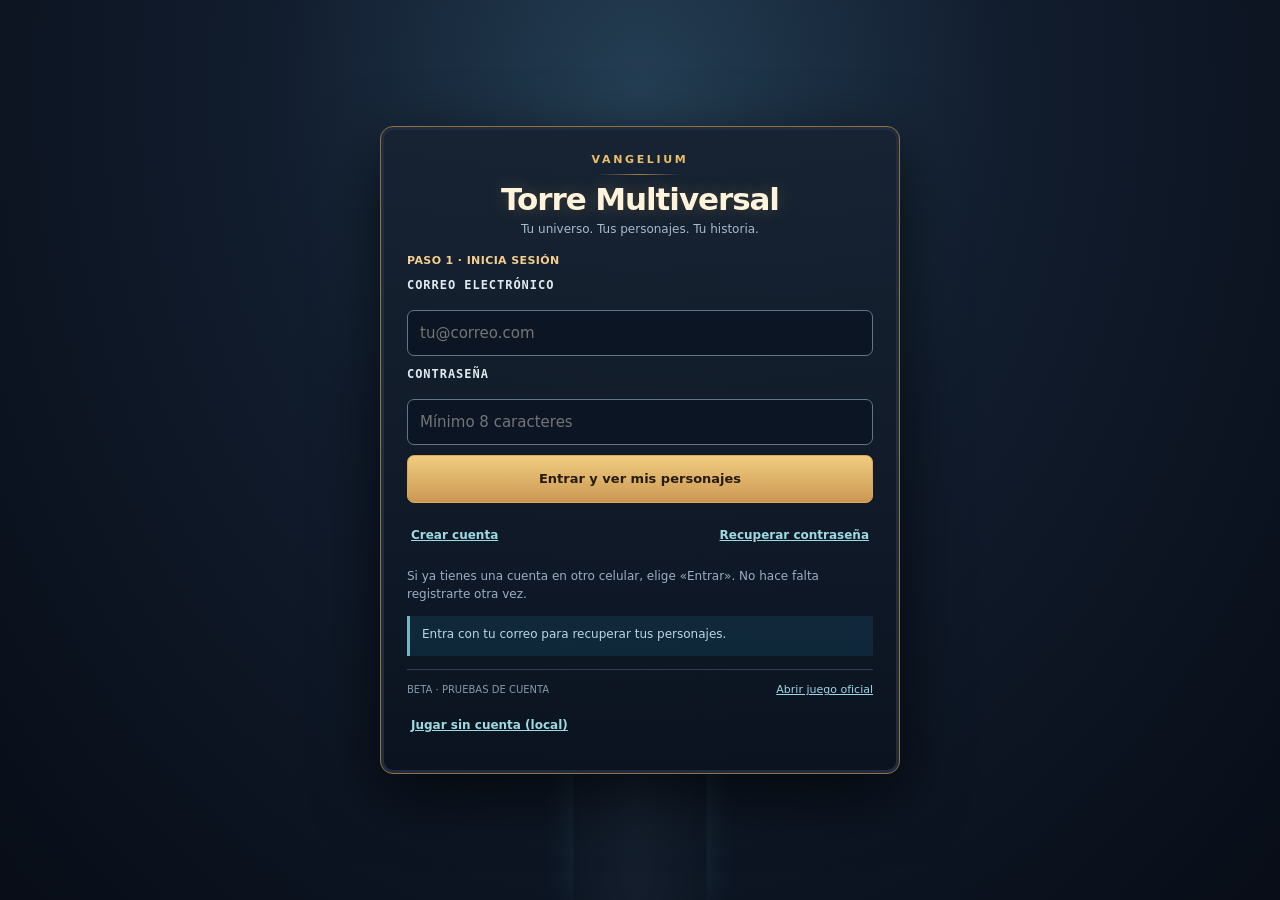
<file: beta/index.html>
<!doctype html>
<html lang="es">
<head>
<meta charset="utf-8">
<meta name="viewport" content="width=device-width,initial-scale=1,viewport-fit=cover">
<title>Torre Multiversal · Beta de guardados</title>
<meta name="robots" content="noindex,nofollow">
<meta name="description" content="Action-RPG en pixel art con cooperativo de 2 a 4 jugadores.">
<meta name="theme-color" content="#0e1118">
<meta name="mobile-web-app-capable" content="yes">
<meta name="apple-mobile-web-app-capable" content="yes">
<meta name="apple-mobile-web-app-status-bar-style" content="black-translucent">
<meta http-equiv="Content-Security-Policy" content="default-src 'self'; script-src 'self'; style-src 'self' 'unsafe-inline' https://fonts.googleapis.com; font-src https://fonts.gstatic.com; connect-src 'self' https://cogwkcmlkurzagygnivy.supabase.co wss://cogwkcmlkurzagygnivy.supabase.co; img-src 'self' data: blob:; worker-src 'self' blob:; base-uri 'none'">
<meta name="referrer" content="strict-origin-when-cross-origin">
<link rel="manifest" href="manifest.webmanifest">
<link rel="icon" type="image/png" href="icon-192.png">
<link rel="apple-touch-icon" href="icon-192.png">
<style>:root{padding-top:env(safe-area-inset-top);padding-bottom:env(safe-area-inset-bottom)}body{margin:0;font:14px system-ui,sans-serif}[hidden]{display:none!important}</style>
<style>
/* Extensión aislada de interfaz: respaldos de cuenta en pestaña Guardado. */
.tm-cloud { display:grid;gap:10px;margin-top:14px;padding-top:16px;border-top:2px solid var(--gold-deep); }
.tm-cloud h2 {margin:0 0 2px}
.tm-cloud h2 small {font-size:10px;color:var(--dim);font-weight:400}
.tm-cloud-panel {display:grid;gap:9px}
.tm-cloud [hidden] {display:none!important}
.tm-cloud-actions {display:flex;flex-wrap:wrap;gap:8px}
.tm-cloud-actions .btn {flex:1 1 145px}
#tm-cloud input[type=email],#tm-cloud input[type=password],#tm-cloud select {
  width:100%;min-height:44px;box-sizing:border-box;color:var(--parchment);
  background:var(--night);border:2px solid var(--edge);padding:8px 10px;
  box-shadow:inset 0 0 0 2px var(--slate-3);font:inherit;
}
#tm-cloud-status[data-state=error] {color:#ff9f9f}
#tm-cloud-status[data-state=ok] {color:var(--moss)}
</style>
<style>
/* Centro de Cuenta v1 · mismo lenguaje de RPG, jerarquía móvil clara. */
.tm-hub {display:grid;gap:14px;font-family:var(--font-ui);min-width:0;}
.tm-hub [hidden],.tm-manual-legacy [hidden]{display:none!important;}
.tm-hub-heading {padding:16px 14px;background:linear-gradient(150deg,#273347 0%,#121925 72%);border:2px solid #0b0e17;box-shadow:inset 0 0 0 2px #936a28;}
.tm-hub-eyebrow,.tm-hub-session span,.tm-hub-local span {display:block;color:var(--gold);font:9px var(--font-label);letter-spacing:.035em;}
.tm-hub-heading h2 {margin:8px 0 6px;font:700 22px var(--font-ui);line-height:1.05;color:var(--parchment);}
.tm-hub-heading p,.tm-hub-savebox p,.tm-hub-hint {font-size:12px;line-height:1.45;color:var(--dim);margin:0;}
.tm-hub-section {display:grid;gap:8px;padding:14px;border:1px solid #46546b;background:#151e2d;}
.tm-hub-section label {font-weight:700;font-size:12px;}
.tm-hub input[type=email],.tm-hub input[type=password] {
  min-height:46px;width:100%;border:1px solid #586b80;border-radius:5px;
  background:#0d1420;color:#fff;padding:10px 12px;font-size:15px;
}
.tm-hub input:focus,.tm-hub button:focus-visible {outline:2px solid var(--crystal);outline-offset:2px;}
.tm-hub-primary {width:100%;min-height:49px;white-space:normal;font:700 12px var(--font-label);letter-spacing:.01em;}
.tm-hub-links {display:flex;flex-wrap:wrap;justify-content:space-between;gap:8px;margin-top:5px;}
.tm-hub-links button,.tm-hub-secondary {border:0;background:none;text-decoration:underline;color:#85d7e4;cursor:pointer;font:600 12px var(--font-ui);min-height:36px;padding:3px;}
.tm-step {display:flex;gap:9px;align-items:center;margin-bottom:6px;}
.tm-step span {display:grid;place-items:center;background:var(--gold);color:#271804;border-radius:50%;width:26px;height:26px;font:700 11px var(--font-label);flex-shrink:0;}
.tm-step strong {font:700 14px var(--font-label);color:var(--parchment);}
.tm-hub-session {display:flex;align-items:center;justify-content:space-between;gap:6px;background:#1a2835;padding:12px;border:1px solid #4a646d;}
.tm-hub-session strong {display:block;overflow-wrap:anywhere;font-size:13px;margin-top:6px;}
.tm-hub-local {display:flex;align-items:center;gap:9px;padding:12px;background:#132c2d;border:1px solid #30635e;}
.tm-hub-local-icon {font-size:28px;color:var(--moss);min-width:35px;text-align:center;}
.tm-hub-local strong {display:block;font-size:13px;margin-top:5px;overflow-wrap:anywhere;}
.tm-hub-section-title {display:flex;align-items:center;justify-content:space-between;gap:8px;}
.tm-hub-section-title small {display:block;color:var(--dim);font-size:11px;margin-left:35px;}
.tm-character-list {display:grid;gap:12px;}
.tm-profile {border:1px solid #53617b;background:linear-gradient(180deg,#25334a,#151e2d);padding:13px;display:grid;gap:10px;box-shadow:inset 0 0 0 2px #1e2938;}
.tm-profile-local {border-color:#528c71;}
.tm-profile-head {display:flex;align-items:center;gap:12px;}
.tm-profile-glyph {display:grid;place-items:center;background:linear-gradient(140deg,#d59d3c,#765122);border:2px solid #49320b;width:46px;height:46px;flex-shrink:0;font:700 22px var(--font-label);color:#241408;}
.tm-profile-name {min-width:0;display:grid;gap:4px;}
.tm-profile-name strong {font-size:21px;line-height:1.08;overflow-wrap:anywhere;color:#ffe1a1;}
.tm-profile-name span {font-size:11px;color:#bfcacb;}
.tm-profile-stats {display:flex;flex-wrap:wrap;gap:8px;}
.tm-profile-stats span {font-size:12px;color:#dce8ec;background:#15212d;padding:6px 9px;border:1px solid #34425b;}
.tm-profile-meta {font-size:10px;color:var(--dim);margin:0;}
.tm-profile-history summary,.tm-hub-advanced summary,.tm-manual-legacy summary {font-size:12px;cursor:pointer;color:#92d7e1;padding:9px 2px;}
.tm-profile-history {border-top:1px dashed #4e5e71;padding-top:3px;}
.tm-hub-history-item {margin-top:6px;width:100%;white-space:normal;text-align:left;font:11px var(--font-ui);}
.tm-hub-empty {padding:15px 12px;border:1px dashed #73828c;background:#1b2630;font-size:12px;line-height:1.5;color:#d0d8dd;}
.tm-hub-savebox {border:1px solid #806e39;background:#272619;padding:14px;display:grid;gap:10px;}
.tm-hub-savebox strong {font-size:14px;color:#f6d589;}
.tm-hub-savebox p {color:#e0d0a8;}
.tm-hub-savebox .btn {background:#334a53;}
.tm-hub-advanced {border:1px solid #33465a;background:#121a25;padding:9px 12px;}
.tm-hub-advanced h3 {font-size:14px;margin:8px 0 4px;}
.tm-hub-advanced > .tm-cloud-panel {display:grid;gap:8px;margin-bottom:12px;}
.tm-hub-actions {display:grid;grid-template-columns:repeat(2,minmax(0,1fr));gap:6px;}
.tm-hub-actions .btn {white-space:normal;padding:8px 5px;font-size:10px;}
.tm-hub-status {margin:0;min-height:24px;font-size:12px;line-height:1.45;color:#a9cfe5;}
.tm-hub-status[data-kind=error] {color:#ffb4a6;}
.tm-manual-legacy {padding:10px;border:1px solid #394655;background:#151c25;display:grid;gap:9px;}
.tm-manual-legacy > *:not(summary) {margin-top:8px;}
.tm-manual-legacy textarea {width:100%;min-height:70px;user-select:text;-webkit-user-select:text;}
.tm-hub-scan{text-decoration:none;border:1px solid #7894a1;background:#192d35;padding:9px 10px;min-height:42px;color:#c4e8ec;}
.tm-hub-local-copies{display:grid;gap:8px}
.tm-hub-local-copy{background:#17232e;padding:11px;border:1px solid #66858d;display:grid;gap:6px}
.tm-hub-local-copy strong{font-size:13px;color:#f4deb2}
.tm-hub-local-copy small{font-size:11px;color:var(--dim)}
.tm-hub-local-copy .btn{font-size:10px;white-space:normal}
@media(max-width:400px){.tm-hub-heading h2{font-size:20px}.tm-profile-name strong{font-size:18px}.tm-hub-section{padding:10px}.tm-hub-session{flex-wrap:wrap}}
</style>
<style>
/* Vangelium: puerta de entrada a la beta. No cambia el motor 3D. */
.tm-entry {
 position:fixed;z-index:9998;inset:0;isolation:isolate;
 display:grid;place-items:center;overflow-y:auto;overscroll-behavior:contain;
 padding:max(12px,env(safe-area-inset-top)) max(12px,env(safe-area-inset-right))
 max(12px,env(safe-area-inset-bottom)) max(12px,env(safe-area-inset-left));
 background:radial-gradient(ellipse at 50% 10%,#243e53 0%,#111c2d 42%,#080d17 100%);
 color:#eee8d8;touch-action:pan-y;-webkit-user-select:text;user-select:text;
 font:14px/1.42 system-ui,"Trebuchet MS",sans-serif;
}
.tm-entry[hidden],.tm-entry [hidden]{display:none!important;}
body:has(#tm-entry:not([hidden])){touch-action:pan-y!important;}
.tm-entry *{box-sizing:border-box;}
.tm-entry-backdrop{position:fixed;inset:0;pointer-events:none;opacity:.66;overflow:hidden;z-index:-1;}
.tm-entry-glow{position:absolute;left:50%;top:5%;width:65vmin;height:65vmin;transform:translateX(-50%);
 background:radial-gradient(circle,#b88e434a 0%,#2e556333 35%,transparent 68%);
 filter:blur(20px);}
.tm-entry-tower{position:absolute;left:50%;bottom:0;transform:translateX(-50%);
 width:min(42vw,230px);height:75vh;opacity:.27;filter:drop-shadow(0 0 16px #5198a9);}
.tm-entry-tower::before{content:"";position:absolute;bottom:0;left:21%;width:58%;height:75%;
 background:linear-gradient(90deg,#182432,#35485a 48%,#14202a);clip-path:polygon(0 14%,50% 0,100% 14%,100% 100%,0 100%);}
.tm-entry-tower::after{content:"";position:absolute;bottom:75%;left:38%;width:24%;height:22%;
 background:#334c5c;clip-path:polygon(50% 0,100% 35%,100% 100%,0 100%,0 35%);}
.tm-entry-box{width:min(100%,520px);max-height:calc(100dvh - 26px);min-height:0;overflow-y:auto;
 border:1px solid #94703c;background:linear-gradient(180deg,rgba(23,35,51,.97),rgba(11,19,32,.98));
 box-shadow:0 20px 65px #000a,inset 0 0 0 3px #202d41;position:relative;
 padding:clamp(15px,3.4vw,26px);border-radius:13px;}
.tm-entry-sign{text-align:center;display:grid;gap:5px;justify-items:center;margin-bottom:16px;}
.tm-entry-studio{color:#e9bf69;letter-spacing:.24em;font:700 11px/1.2 system-ui,sans-serif;}
.tm-entry-separator{width:84px;height:1px;background:linear-gradient(90deg,transparent,#a27f48,transparent);margin:3px 0;}
.tm-entry-sign h1{font:800 clamp(22px,5vw,31px)/1.06 system-ui,sans-serif;margin:0;color:#fff4db;letter-spacing:-.035em;text-shadow:0 0 18px #c09c514f;}
.tm-entry-sign p{margin:0;color:#a7bacc;font-size:12px;}
.tm-entry-stage{display:grid;gap:10px;}
.tm-entry-step{font:700 11px system-ui,sans-serif;color:#f4ce8e;letter-spacing:.035em;text-transform:uppercase;}
.tm-entry-stage label{font-size:12px;color:#dfe9f0;font-weight:650;}
.tm-entry-stage input{background:#0b1524;border:1px solid #60768e;color:#fff;border-radius:7px;
 min-height:46px;padding:10px 12px;font:15px system-ui,sans-serif;width:100%;min-width:0;}
.tm-entry-stage input:focus,.tm-entry button:focus-visible,.tm-entry a:focus-visible{outline:2px solid #80d5d8;outline-offset:2px;}
.tm-entry button{cursor:pointer;min-height:43px;border-radius:7px;border:1px solid #60718d;
 padding:9px 12px;font:650 13px/1.2 system-ui,sans-serif;}
.tm-entry button:disabled{opacity:.62;cursor:progress;}
.tm-entry-mainbtn{background:linear-gradient(180deg,#f0cc80,#cb9853);color:#271c0d;border-color:#d8aa5a!important;width:100%;font-weight:750!important;min-height:48px!important;}
.tm-entry-minor{color:#d8e7f0;background:#263b4f;border-color:#517289!important;}
.tm-entry-actions{display:flex;gap:8px;flex-wrap:wrap;}
.tm-entry-actions button{flex:1 1 145px;}
.tm-entry-help{margin:1px 0;color:#9aafc4;font-size:12px;line-height:1.5;}
.tm-entry-user{display:flex;align-items:center;justify-content:space-between;gap:8px;padding:9px 11px;
 background:#102d37;border:1px solid #346b76;border-radius:8px;}
.tm-entry-user div{min-width:0;}
.tm-entry-user span{display:block;color:#95c0bd;font-size:10px;font-weight:700;}
.tm-entry-user strong{display:block;color:#f6f2df;overflow-wrap:anywhere;font-size:13px;margin-top:4px;}
.tm-entry-user button{background:none;color:#99dbe0;text-decoration:underline;border:0;min-height:35px;padding:3px;}
.tm-entry-heading{display:flex;align-items:center;justify-content:space-between;gap:8px;}
.tm-entry-heading strong{font-size:15px;color:#f4e4c0;}
.tm-entry-heading small{display:block;color:#96a9ba;font-size:11px;margin-top:3px;}
.tm-entry-list{display:grid;gap:9px;}
.tm-entry-character{border:1px solid #4e7283;border-radius:9px;padding:11px;display:grid;gap:9px;
 background:linear-gradient(110deg,#273f4d,#1b2b3e);}
.tm-entry-charhead{display:flex;gap:11px;align-items:center;}
.tm-entry-avatar{width:45px;height:45px;display:grid;place-items:center;flex-shrink:0;
 background:#a37843;color:#231a12;border-radius:9px;border:2px solid #dfb76c;font:800 21px system-ui,sans-serif;}
.tm-entry-charmeta{min-width:0;display:grid;gap:3px;}
.tm-entry-charmeta strong{font-size:18px;color:#ffdfa2;overflow-wrap:anywhere;}
.tm-entry-charmeta span{font-size:12px;color:#c2d4dc;}
.tm-entry-tag{margin:0;font-size:11px;color:#a7bdc7;}
.tm-entry-history{border-top:1px dashed #536c79;padding-top:3px;}
.tm-entry-history summary,.tm-entry-local summary{cursor:pointer;color:#9bd7d8;padding:7px 2px;font-size:12px;}
.tm-entry-history button{width:100%;margin-top:6px;text-align:left;}
.tm-entry-local{border-top:1px solid #344b62;padding-top:10px;display:grid;gap:8px;}
.tm-entry-local-card{display:grid;gap:7px;border:1px solid #3f576c;padding:11px;background:#142335;border-radius:7px;}
.tm-entry-local-card strong{color:#fff0ca;font-size:13px;}
.tm-entry-local-card small{color:#a5b8c9;font-size:11px;}
.tm-entry-local-card button{white-space:normal;}
.tm-entry-alert{padding:10px 12px;color:#b9d6e8;border-left:3px solid #71b5c6;
 background:rgba(18,53,73,.6);font-size:12px;line-height:1.45;min-height:40px;}
.tm-entry-alert[data-state="error"]{color:#ffd1bf;border-color:#e88d78;background:#4c252b99;}
.tm-entry-empty{border:1px dashed #687d91;padding:11px;border-radius:8px;color:#c4d5df;font-size:12px;}
.tm-entry-footer{display:flex;justify-content:space-between;gap:8px;align-items:center;
 border-top:1px solid #304356;padding-top:12px;margin-top:13px;}
.tm-entry-footer span{font-size:10px;color:#829bab;}
.tm-entry-footer a{font-size:11px;color:#9bd7e5;text-decoration:underline;}
.tm-entry-links{display:flex;gap:9px;justify-content:space-between;flex-wrap:wrap;}
.tm-entry-links button{color:#9ddbe3;text-decoration:underline;background:none;border:0;padding:4px;font-size:12px;}
.tm-entry-loading{display:grid;gap:12px;text-align:center;justify-items:center;padding:20px 8px;}
.tm-entry-progress{height:4px;width:65%;border-radius:8px;background:#283c53;overflow:hidden;}
.tm-entry-progress::before{content:"";display:block;width:36%;height:100%;background:#deb16a;animation:tm-entry-load 1.65s ease-in-out infinite;}
@keyframes tm-entry-load{0%{transform:translateX(-100%)}100%{transform:translateX(300%)}}
@media(max-height:450px){.tm-entry{place-items:start center}.tm-entry-box{max-height:calc(100dvh - 18px);padding:12px}.tm-entry-sign{margin-bottom:9px}.tm-entry-sign h1{font-size:24px}}
@media(prefers-reduced-motion:reduce){.tm-entry-progress::before{animation:none;width:100%;}}
</style>
<style>
.tm-char-sync-panel{border:1px solid #5a7f85;background:linear-gradient(150deg,#162b38,#13212f);padding:13px;display:grid;gap:9px;box-shadow:inset 0 0 0 1px #253f4a}
.tm-char-sync-head{display:flex;align-items:center;justify-content:space-between;gap:8px}
.tm-char-sync-head strong{display:block;font-size:14px;color:#f1dba5}
.tm-char-sync-head small{display:block;font-size:11px;color:#a9c2c7;margin-top:4px}
.tm-char-sync-tag{font-size:9px;color:#dccb9a;border:1px solid #7d7050;padding:4px 6px}
#tm-char-sync-status{margin:0;line-height:1.5;font-size:12px;color:#b9dee1;min-height:20px}
#tm-char-sync-status[data-state=error]{color:#ffc4a4}
.tm-char-sync-actions{display:grid;grid-template-columns:repeat(2,minmax(0,1fr));gap:7px}
.tm-char-sync-actions .btn{font-size:11px;white-space:normal;min-height:40px;padding:7px 5px}
@media(max-width:350px){.tm-char-sync-actions{grid-template-columns:1fr}}
</style>
<style>
.tm-char-conflict{border:1px solid #536d84;border-radius:6px;background:linear-gradient(135deg,#1b2a3c,#151d2b);padding:13px;display:grid;gap:10px}
.tm-char-conflict [hidden]{display:none!important}
.tm-char-conflict-head{display:flex;justify-content:space-between;align-items:center;flex-wrap:wrap;gap:8px}
.tm-char-conflict-head strong{font-size:13px;color:#e9d6ae}
.tm-char-conflict-head span{font:9px var(--font-label);color:#a4c5d3}
#tm-char-conflict-compare{min-height:40px;background:#35515e;color:#f4f8fa;font-size:11px}
.tm-char-conflict-grid{display:grid;grid-template-columns:repeat(2,minmax(0,1fr));gap:8px;margin:10px 0}
.tm-char-conflict-grid article{border:1px solid #54717a;padding:10px;background:#101a28;min-width:0}
.tm-char-conflict-grid small{display:block;font-size:9px;color:#95d7d7;font-weight:bold}
.tm-char-conflict-grid p{white-space:pre-line;overflow-wrap:anywhere;font-size:12px;color:#f2e5ce;line-height:1.5;margin:7px 0 0}
.tm-char-conflict-actions{display:grid;gap:7px;margin-top:11px}
.tm-char-conflict-actions button{white-space:normal;min-height:44px;font-size:11px}
#tm-char-conflict-dismiss{margin-top:5px;border:1px solid #4c637c;width:100%;text-decoration:none}
#tm-char-conflict-status[data-state=error]{color:#ffc2ae}
@media(max-width:420px){.tm-char-conflict-grid{grid-template-columns:1fr}}
</style>
<style>
/* Entrada Vangelium simplificada: personajes separados de respaldos */
.tm-entry-create-btn{width:100%;background:#293c4d;color:#e8eff4;border:1px dashed #648c92!important}
.tm-entry-local{display:grid;gap:8px}
.tm-entry-local>summary{font-size:12px;color:#b6e4e1;font-weight:700;padding:11px 3px}
.tm-entry-backups-count{font-size:10px;color:#abc6d4}
.tm-entry-local summary span{font-size:10px;color:#a0b6c6;font-weight:400}
.tm-entry-copy-row{display:grid;grid-template-columns:repeat(2,minmax(0,1fr));gap:7px;margin:8px 0;
 border:1px solid #384f63;border-radius:6px;padding:9px;background:#101b2d}
.tm-entry-copy-row small{grid-column:1/-1;color:#a3c1cd;font-size:11px;line-height:1.4}
.tm-entry-copy-row button{min-width:0;min-height:37px;font-size:11px;white-space:normal}
.tm-entry-copy-row button:last-child:not(:first-child){border-color:#975e5a!important;color:#ffd1be}
.tm-entry-local-card{gap:5px}
.tm-entry-local-card .tm-entry-history>summary{margin-bottom:6px}
</style>
<style>.tm-hub-switcher{display:grid;gap:8px;border:1px solid #436a79;padding:12px;background:#152937}.tm-hub-switcher button{min-height:48px}</style>
</head>
<body>
<link rel="preconnect" href="https://fonts.googleapis.com">
<link rel="preconnect" href="https://fonts.gstatic.com" crossorigin>
<link rel="stylesheet" href="https://fonts.googleapis.com/css2?family=Pixelify+Sans:wght@400;600;700&family=Silkscreen:wght@400;700&display=swap">
<style>
/* Concepto: juego a pantalla completa; la interfaz son ventanas de RPG de 16 bits
   (marco dorado doble sobre pizarra azul noche) flotando sobre el mundo. Un solo tema oscuro. */
:root {
  --night: #0e1118;
  --slate: #161b26;
  --slate-2: #1f2635;
  --slate-3: #2a3346;
  --parchment: #f3ead6;
  --dim: #a6a08f;
  --gold: #e8b04a;
  --gold-deep: #8a5a1f;
  --crystal: #5ccbd8;
  --ember: #e0585c;
  --moss: #79c46c;
  --edge: #050608;
  --font-ui: "Pixelify Sans", ui-rounded, "Trebuchet MS", system-ui, sans-serif;
  --font-label: "Silkscreen", "Pixelify Sans", ui-monospace, monospace;
  --step--1: 0.8125rem;
  --step-0: 1rem;
  --step-1: 1.25rem;
  --step-2: 1.75rem;
  color-scheme: dark;
}
*, *::before, *::after { box-sizing: border-box; }
html, body { height: 100%; background: var(--night); color: var(--parchment); overflow: hidden; overscroll-behavior: none; }
body { font-family: var(--font-ui); font-size: var(--step-0); -webkit-tap-highlight-color: transparent; touch-action: none; user-select: none; -webkit-user-select: none; }
button, input, textarea, select { font: inherit; color: inherit; }
.app { position: fixed; inset: 0; overflow: hidden; background: var(--night); }
#game { position: absolute; inset: 0; width: 100%; height: 100%; display: block; image-rendering: pixelated; image-rendering: crisp-edges; touch-action: none; }

/* Ventana de 16 bits: borde oscuro, marco dorado, filo interior claro. */
.window {
  background: linear-gradient(180deg, var(--slate-2), var(--slate));
  border: 2px solid var(--edge);
  box-shadow: inset 0 0 0 2px var(--gold), inset 0 0 0 4px var(--gold-deep), 0 4px 0 0 rgba(0,0,0,.45);
  padding: 18px 18px 16px;
}
.btn {
  appearance: none; border: 2px solid var(--edge); background: var(--slate-3); color: var(--parchment);
  font-family: var(--font-label); font-size: var(--step--1); letter-spacing: .04em; text-transform: uppercase;
  min-height: 44px; padding: 8px 14px; cursor: pointer;
  box-shadow: inset 0 2px 0 0 rgba(255,255,255,.14), inset 0 -3px 0 0 rgba(0,0,0,.35);
}
.btn:hover { background: #34405a; }
.btn:active, .btn.is-down { transform: translateY(2px); box-shadow: inset 0 2px 0 0 rgba(0,0,0,.35); }
.btn-gold { background: var(--gold); color: #24170a; box-shadow: inset 0 2px 0 0 #ffe2a0, inset 0 -3px 0 0 var(--gold-deep); }
.btn-gold:hover { background: #f2c062; }
.btn-danger { background: #6b2329; }
.btn:disabled { opacity: .45; cursor: not-allowed; }
:focus-visible { outline: 3px solid var(--crystal); outline-offset: 2px; }
input[type=text], input[type=number], textarea {
  touch-action: manipulation;
  background: var(--night); border: 2px solid var(--edge); box-shadow: inset 0 0 0 2px var(--slate-3);
  padding: 8px 10px; min-height: 44px; width: 100%; color: var(--parchment); user-select: text; -webkit-user-select: text;
}
textarea { min-height: 72px; resize: vertical; font-family: var(--font-label); font-size: 11px; word-break: break-all; }
.label, label { display: block; font-family: var(--font-label); font-size: 11px; letter-spacing: .08em; text-transform: uppercase; color: var(--dim); margin-bottom: 6px; }
h2 { font-family: var(--font-label); font-size: 11px; letter-spacing: .08em; text-transform: uppercase; color: var(--gold); margin: 0 0 8px; font-weight: 400; }

/* ── Arranque ── */
.boot { position: absolute; inset: 0; display: grid; place-items: center; text-align: center; gap: 12px; background: var(--night); z-index: 50; padding-left: max(16px, env(safe-area-inset-left, 0px)); padding-right: max(16px, env(safe-area-inset-right, 0px)); }
.boot-title { font-family: var(--font-label); font-size: var(--step-2); color: var(--gold); letter-spacing: .06em; text-shadow: 3px 3px 0 var(--edge); }
.boot-msg { color: var(--dim); max-width: 36ch; }
.boot-bar { width: 180px; height: 8px; border: 2px solid var(--edge); box-shadow: inset 0 0 0 2px var(--slate-3); background: var(--slate); }
.boot-bar > i { display: block; height: 100%; width: 30%; background: var(--gold); animation: load 1.2s steps(6) infinite; }
@keyframes load { from { margin-left: 0 } to { margin-left: 70% } }
.boot.is-error .boot-bar { display: none; }
.boot.is-error .boot-msg { color: var(--parchment); }

/* ── Menú principal ── */
.menu { position: absolute; inset: 0; display: flex; align-items: stretch; z-index: 20; pointer-events: none;
  padding: calc(env(safe-area-inset-top, 0px) + 12px) max(16px, env(safe-area-inset-right, 0px)) calc(env(safe-area-inset-bottom, 0px) + 12px) max(16px, env(safe-area-inset-left, 0px)); }
.menu-panel { pointer-events: auto; width: min(400px, 100%); max-height: 100%; overflow-y: auto; display: flex; flex-direction: column; gap: 14px; scrollbar-width: thin; }
.title h1 { margin: 0; font-family: var(--font-label); font-weight: 700; font-size: clamp(1.5rem, 4.2vw, 2.1rem); line-height: .95; letter-spacing: .03em; color: var(--gold); text-shadow: 2px 0 0 var(--edge), -2px 0 0 var(--edge), 0 2px 0 var(--edge), 0 -2px 0 var(--edge), 4px 4px 0 var(--edge); text-wrap: balance; }
.title h1 span { color: var(--crystal); }
.tagline { margin: 6px 0 0; color: var(--dim); font-size: var(--step--1); }
.swatches { display: flex; flex-wrap: wrap; gap: 8px; }
.swatch { width: 34px; height: 34px; border: 2px solid var(--edge); cursor: pointer; padding: 0; box-shadow: inset 0 2px 0 rgba(255,255,255,.25), inset 0 -3px 0 rgba(0,0,0,.3); }
.swatch[aria-checked=true] { outline: 3px solid var(--parchment); outline-offset: 2px; }
.menu-hero { display: grid; grid-template-columns: 72px 1fr; gap: 10px; align-items: start; }
#menu-portrait { width: 72px; height: 72px; image-rendering: pixelated; background: linear-gradient(180deg, #232c40, #141a26); border: 2px solid var(--edge); box-shadow: inset 0 0 0 2px var(--gold-deep); }
.row-buttons { display: grid; grid-template-columns: 1fr 1fr; gap: 10px; }
.join-row { display: grid; grid-template-columns: 1fr auto; gap: 8px; }
#in-code { text-transform: uppercase; user-select: text; -webkit-user-select: text; touch-action: manipulation; font-family: var(--font-label); letter-spacing: .3em; font-size: var(--step-1); }
.lobby { display: grid; gap: 12px; }
.games, .online { list-style: none; margin: 0; padding: 0; display: grid; gap: 6px; }
.games li { display: flex; align-items: center; gap: 8px; justify-content: space-between; background: var(--night); padding: 6px 6px 6px 10px; border: 2px solid var(--edge); min-width: 0; }
.games li .who { min-width: 0; overflow: hidden; text-overflow: ellipsis; white-space: nowrap; }
.games li b { font-family: var(--font-label); letter-spacing: .15em; color: var(--gold); }
.online { display: flex; flex-wrap: wrap; gap: 6px; }
.online li { display: inline-flex; align-items: center; gap: 6px; padding: 3px 8px; background: var(--night); border: 2px solid var(--edge); font-size: var(--step--1); }
.dot { width: 10px; height: 10px; display: inline-block; border: 2px solid var(--edge); flex: none; }
.empty { color: var(--dim); font-size: var(--step--1); margin: 0; }
.mp-box { display: grid; gap: 8px; }
.mp-actions { display: flex; flex-wrap: wrap; gap: 8px; }
.mp-actions .btn { min-height: 38px; padding: 6px 10px; font-size: 10px; display: inline-flex; align-items: center; text-decoration: none; }
.btn.is-muted { filter: saturate(.35) brightness(.8); }
.mp-status { margin: 0; font-size: var(--step--1); color: var(--dim); display: flex; gap: 8px; align-items: center; }
.mp-status::before { content: ""; width: 10px; height: 10px; border: 2px solid var(--edge); background: var(--dim); flex: none; }
.mp-status[data-state=on]::before { background: var(--moss); }
.mp-status[data-state=wait]::before { background: var(--gold); animation: blink 1s steps(2) infinite; }
.mp-status[data-state=off]::before { background: var(--ember); }
@keyframes blink { 50% { opacity: .2 } }

/* ── HUD ── */
.hud { position: absolute; inset: 0; pointer-events: none; z-index: 10; }
.hud > * { pointer-events: auto; }
/* Vida propia (arriba a la izquierda) y aviso de abatido */
.vital { position: absolute; top: calc(env(safe-area-inset-top, 0px) + 10px); left: calc(env(safe-area-inset-left, 0px) + 10px); display: flex; align-items: center; gap: 6px; background: rgba(14,17,24,.84); border: 2px solid var(--edge); padding: 4px 8px; pointer-events: none; }
.vital .vt-heart { color: #ff6a72; font-size: 14px; line-height: 1; }
.vital .vt-bar, .member .mhp { display: block; height: 8px; width: 112px; border: 2px solid var(--edge); background: #2a1e22; }
.vital .vt-bar b, .member .mhp b { display: block; height: 100%; width: 100%; background: linear-gradient(#ff9aa0 0 50%, #e0404c 50%); transition: width .12s steps(3); }
.vital.is-low .vt-bar b { animation: blink .5s steps(2) infinite; }
.vital .vt-num { font-family: var(--font-label); font-size: 10px; color: var(--parchment); font-variant-numeric: tabular-nums; min-width: 6ch; }
.vital.is-down { box-shadow: inset 0 0 0 2px var(--ember); }
.vital .vt-col { display: grid; gap: 3px; }
.vital .vt-row { display: flex; align-items: center; gap: 6px; }
.vital .vt-lv { pointer-events: auto; cursor: pointer; margin: 0; display: grid; place-items: center; min-width: 26px; height: 26px; padding: 0 3px; font-family: var(--font-label); font-size: 12px; color: #2a1a06; background: linear-gradient(#ffe9a6 0 50%, #f0b748 50%); border: 2px solid var(--edge); box-shadow: inset 0 0 0 1px #fff3c4; font-variant-numeric: tabular-nums; }
.vital .vt-xp { display: block; height: 4px; width: 100%; border: 1px solid var(--edge); background: #2a2414; }
.vital .vt-xp b { display: block; height: 100%; width: 0; background: linear-gradient(#fff0b0 0 50%, #e9b23b 50%); transition: width .25s steps(4); }
.vital.is-up .vt-lv { animation: lvup .9s steps(6) 2; }
.vital.is-gain .vt-xp { box-shadow: 0 0 0 1px #ffe08a; }
@keyframes lvup { 0% { transform: scale(1); filter: brightness(1); } 40% { transform: scale(1.35); filter: brightness(1.6); } 100% { transform: scale(1); filter: brightness(1); } }
.member .lv { font-family: var(--font-label); font-size: 9px; color: #2a1a06; background: #f0b748; padding: 1px 3px; font-variant-numeric: tabular-nums; }
.member .mhp { width: 46px; height: 6px; }
.member .down-tag { font-family: var(--font-label); font-size: 8px; color: #ff8a90; letter-spacing: .05em; }
.down-banner { position: absolute; left: 50%; bottom: calc(env(safe-area-inset-bottom, 0px) + 30px); transform: translateX(-50%); display: grid; gap: 5px; justify-items: center; text-align: center; background: rgba(40,10,16,.86); border: 2px solid var(--edge); box-shadow: inset 0 0 0 2px var(--ember); padding: 8px 14px; max-width: min(88vw, 360px); pointer-events: none; }
.down-banner b { font-family: var(--font-label); color: #ff8a90; letter-spacing: .2em; font-size: 13px; }
.down-banner span { font-size: var(--step--1); color: var(--parchment); }
.down-banner .db-bar { display: block; width: 160px; height: 6px; border: 2px solid var(--edge); background: #2a1e22; }
.down-banner .db-bar b { display: block; height: 100%; width: 0; background: linear-gradient(#ffe08a 0 50%, #e9a23b 50%); letter-spacing: 0; }
/* ── La Torre (5.1): piso, viaje, reunión del grupo y mapa ── */
.floor-tag { position: absolute; left: 50%; top: calc(env(safe-area-inset-top, 0px) + 10px); transform: translateX(-50%); background: rgba(14,17,24,.86); border: 2px solid var(--edge); box-shadow: inset 0 0 0 1px #6e4bb8; padding: 4px 10px; display: grid; justify-items: center; pointer-events: none; max-width: 52vw; text-align: center; }
.floor-tag b { font-family: var(--font-label); color: #d8c4ff; letter-spacing: .14em; font-size: 12px; }
@media (max-width: 980px) { .floor-tag { top: calc(env(safe-area-inset-top, 0px) + 58px); } }
@media (max-width: 520px) { .floor-tag { left: auto; right: calc(env(safe-area-inset-right, 0px) + 10px); transform: none; top: calc(env(safe-area-inset-top, 0px) + 60px); width: 40vw; max-width: 40vw; overflow: hidden; justify-items: stretch; } .floor-tag span { max-width: 100%; display: block; } }
.floor-tag span { font-size: 10px; color: var(--parchment); opacity: .85; white-space: nowrap; overflow: hidden; text-overflow: ellipsis; max-width: 50vw; }
.gather { position: absolute; left: 50%; bottom: calc(env(safe-area-inset-bottom, 0px) + 96px); transform: translateX(-50%); background: rgba(24,14,40,.88); border: 2px solid var(--edge); box-shadow: inset 0 0 0 2px #7a45d6; padding: 6px 12px; font-size: var(--step--1); color: var(--parchment); text-align: center; max-width: min(88vw, 380px); pointer-events: none; }
.travel { position: absolute; inset: 0; z-index: 30; display: grid; place-items: center; background: radial-gradient(circle at 50% 45%, rgba(60,30,110,.82), rgba(4,4,10,.96) 70%); pointer-events: none; }
.travel p { font-family: var(--font-label); color: #e9ddff; letter-spacing: .18em; font-size: 15px; text-shadow: 0 0 8px #7a45d6; margin: 0; }
.map-wrap { position: absolute; inset: 0; z-index: 25; display: grid; place-items: center; background: rgba(5,6,10,.72); padding: max(10px, env(safe-area-inset-top, 0px)) max(10px, env(safe-area-inset-right, 0px)) max(10px, env(safe-area-inset-bottom, 0px)) max(10px, env(safe-area-inset-left, 0px)); }
.map-wrap .window { display: grid; gap: 8px; justify-items: center; padding: 10px; max-width: 96vw; max-height: 96vh; }
.map-wrap canvas { image-rendering: pixelated; width: min(78vmin, 560px); height: min(78vmin, 560px); border: 2px solid var(--edge); background: #07080c; }
.map-wrap .map-head { display: flex; gap: 10px; align-items: baseline; justify-content: space-between; width: 100%; }
.map-wrap .map-head b { font-family: var(--font-label); color: var(--gold); letter-spacing: .1em; }
.map-wrap .map-head span { font-size: var(--step--1); color: var(--parchment); }
.map-wrap .map-legend { font-size: 10px; color: var(--dim); text-align: center; }
.chip-map { pointer-events: auto; }
/* ── Bestias de la Torre (5.2): bestiario y herramienta de pruebas ── */
.dex-wrap { position: absolute; inset: 0; z-index: 26; display: grid; place-items: center; background: rgba(5,6,10,.76); padding: max(8px, env(safe-area-inset-top, 0px)) max(8px, env(safe-area-inset-right, 0px)) max(8px, env(safe-area-inset-bottom, 0px)) max(8px, env(safe-area-inset-left, 0px)); }
.dex-window { display: grid; grid-template-rows: auto 1fr; gap: 8px; padding: 10px; width: min(96vw, 860px); height: min(94vh, 640px); min-height: 0; }
.dex-head { display: flex; gap: 10px; align-items: center; }
.dex-head b { font-family: var(--font-label); color: var(--gold); letter-spacing: .12em; }
.dex-head span { font-size: var(--step--1); color: var(--parchment); margin-right: auto; }
.dex-body { display: grid; grid-template-columns: minmax(0, 1.15fr) minmax(0, 1fr); gap: 10px; min-height: 0; }
.dex-list, .dex-detail { overflow-y: auto; min-height: 0; border: 2px solid var(--edge); background: rgba(10,12,18,.7); padding: 8px; overscroll-behavior: contain; }
.dex-sec h3 { margin: 4px 0 6px; font-family: var(--font-label); font-size: 11px; letter-spacing: .1em; color: #d8c4ff; font-weight: normal; }
.dex-grid { display: grid; grid-template-columns: repeat(auto-fill, minmax(84px, 1fr)); gap: 6px; margin-bottom: 8px; }
.dex-card { appearance: none; display: grid; justify-items: center; gap: 2px; padding: 6px 4px; border: 2px solid var(--edge); background: rgba(30,34,46,.9); color: var(--parchment); font: inherit; cursor: pointer; min-height: 44px; }
.dex-card:hover, .dex-card:focus-visible { box-shadow: inset 0 0 0 2px var(--gold-deep); outline: none; }
.dex-card.sel { box-shadow: inset 0 0 0 2px var(--gold); background: rgba(52,44,30,.92); }
.dex-card.unknown { background: rgba(18,20,28,.92); color: var(--dim); }
.dex-name { font-size: 10px; text-align: center; line-height: 1.15; }
.dex-k { font-family: var(--font-label); font-size: 9px; color: var(--gold); }
.dex-k.dex-t { color: #ff9ab0; margin-left: 4px; }
.dex-pic { image-rendering: pixelated; display: block; }
.dex-dhead { display: flex; gap: 10px; align-items: center; margin-bottom: 8px; }
.dex-dtitle { display: grid; gap: 2px; }
.dex-dtitle b { font-family: var(--font-label); color: var(--gold); letter-spacing: .06em; font-size: 13px; }
.dex-place { font-size: 11px; color: #d8c4ff; }
.dex-kills { font-size: 11px; color: var(--parchment); }
.dex-stats { display: grid; gap: 3px; margin: 0 0 8px; }
.dex-stat { display: flex; justify-content: space-between; gap: 8px; font-size: 11px; border-bottom: 1px solid rgba(255,255,255,.06); padding: 2px 0; }
.dex-stat b { font-variant-numeric: tabular-nums; color: var(--parchment); font-weight: normal; white-space: nowrap; }
.dex-stat.here span { color: #ff9a8a; }
.dex-p { margin: 0 0 8px; font-size: 12px; line-height: 1.4; }
.dex-p b { color: var(--gold); font-weight: normal; }
/* Anomalías (élites y jefes, parte B): a propósito parecen fallos (una letra rota, una línea rara). */
.dex-p.dex-odd { color: #c98f8a; font-style: italic; }
.dex-glitch { display: inline-block; position: relative; animation: dexGlitch 3.1s steps(1, end) infinite; }
@keyframes dexGlitch {
  0%, 71%, 100% { transform: none; text-shadow: none; opacity: 1; }
  72% { transform: translate(1px, -1px); text-shadow: -1px 0 #3ef0ff, 1px 0 #ff4ff0; }
  75% { transform: translate(-1px, 1px) skewX(-12deg); text-shadow: 1px 0 #3ef0ff, -1px 0 #ff4ff0; opacity: .75; }
  78% { transform: none; opacity: .35; }
  80% { transform: translate(0, 0); text-shadow: none; opacity: 1; }
}
@media (prefers-reduced-motion: reduce) { .dex-glitch { animation: none; text-shadow: -1px 0 #3ef0ff, 1px 0 #ff4ff0; } }
.dex-hint { font-size: 12px; color: var(--dim); }
@media (max-width: 640px), (max-height: 420px) and (orientation: landscape) {
  .dex-window { height: 94vh; }
  .dex-body { grid-template-columns: 1fr; grid-template-rows: minmax(0, 1fr) minmax(0, 1.1fr); }
  .dex-grid { grid-template-columns: repeat(auto-fill, minmax(72px, 1fr)); }
}
@media (max-height: 420px) and (orientation: landscape) { .dex-body { grid-template-columns: minmax(0, 1fr) minmax(0, 1fr); grid-template-rows: none; } }
.test-tools { display: flex; gap: 6px; align-items: center; flex-wrap: wrap; border-top: 1px dashed rgba(255,255,255,.12); padding-top: 8px; }
.test-tools .label { flex-basis: 100%; }
.test-tools input { width: 5.5em; }
.tower-choice .options { display: grid; gap: 8px; }
.hud-party { position: absolute; top: calc(env(safe-area-inset-top, 0px) + 56px); left: calc(env(safe-area-inset-left, 0px) + 10px); display: grid; gap: 4px; pointer-events: none; }
@media (max-width: 520px) { .vital { top: calc(env(safe-area-inset-top, 0px) + 60px); } .vital .vt-bar { width: 72px; } .hud-party { top: calc(env(safe-area-inset-top, 0px) + 106px); } }
.member { display: flex; align-items: center; gap: 6px; background: rgba(14,17,24,.82); border: 2px solid var(--edge); padding: 3px 8px 3px 6px; font-size: var(--step--1); min-width: 0; max-width: 46vw; }
.member .nm { overflow: hidden; text-overflow: ellipsis; white-space: nowrap; }
.member .tag { font-family: var(--font-label); font-size: 9px; color: var(--gold); letter-spacing: .06em; }
.member.is-away { opacity: .55; }
.member .lag { margin-left: auto; font-family: var(--font-label); font-size: 9px; color: var(--dim); font-variant-numeric: tabular-nums; }
.hud-top-right { position: absolute; top: calc(env(safe-area-inset-top, 0px) + 10px); right: calc(env(safe-area-inset-right, 0px) + 10px); display: flex; gap: 8px; align-items: center; }
.chip { appearance: none; border: 2px solid var(--edge); background: rgba(14,17,24,.86); color: var(--parchment); font-family: var(--font-label); font-size: 11px; letter-spacing: .06em; min-height: 40px; padding: 4px 10px; cursor: pointer; }
.chip b { color: var(--gold); letter-spacing: .2em; }
@media (max-width: 420px) { .hud-top-right { gap: 5px; } .chip { padding: 4px 7px; letter-spacing: 0; font-size: 10px; } .chip b { letter-spacing: .08em; } }
.icon-btn { appearance: none; width: 44px; height: 44px; border: 2px solid var(--edge); background: rgba(14,17,24,.86); cursor: pointer; display: grid; place-items: center; padding: 0; }
.icon-burger { width: 18px; height: 14px; background: linear-gradient(var(--parchment) 0 2px, transparent 2px 6px, var(--parchment) 6px 8px, transparent 8px 12px, var(--parchment) 12px 14px); }
.hud-actions { position: absolute; right: calc(env(safe-area-inset-right, 0px) + 18px); bottom: calc(env(safe-area-inset-bottom, 0px) + 18px); display: flex; flex-direction: column; align-items: flex-end; gap: 10px; }
.act-btn { appearance: none; width: 64px; height: 64px; border-radius: 50%; border: 3px solid var(--edge); background: radial-gradient(circle at 35% 30%, #3a4762, var(--slate-3) 60%); box-shadow: inset 0 0 0 2px var(--gold-deep), 0 3px 0 rgba(0,0,0,.5); display: grid; place-items: center; cursor: pointer; padding: 0; touch-action: none; }
.act-btn.is-down { transform: translateY(2px); box-shadow: inset 0 0 0 2px var(--gold); }
.act-btn .glyph { font-family: var(--font-label); font-size: 22px; color: var(--gold); line-height: 1; }
.act-btn small { display: block; font-family: var(--font-label); font-size: 8px; color: var(--parchment); letter-spacing: .05em; margin-top: 2px; }
.emote-picker { display: flex; gap: 6px; background: rgba(14,17,24,.9); border: 2px solid var(--edge); padding: 6px; }
.emote-picker button { appearance: none; width: 48px; height: 48px; border: 2px solid var(--edge); background: var(--slate-3); cursor: pointer; font-family: var(--font-label); font-size: 18px; color: var(--parchment); padding: 0; touch-action: none; }
.emote-picker button.is-down { background: var(--gold); color: #24170a; }
.net-status { position: absolute; top: calc(env(safe-area-inset-top, 0px) + 60px); right: calc(env(safe-area-inset-right, 0px) + 10px); background: rgba(107,35,41,.92); border: 2px solid var(--edge); padding: 4px 10px; font-size: var(--step--1); }
/* Combate: recuadro del objetivo (abajo en el centro) */
.target-frame { position: absolute; left: 50%; transform: translateX(-50%); bottom: calc(env(safe-area-inset-bottom, 0px) + 30px); min-width: 150px; max-width: 46vw; display: grid; gap: 3px; background: rgba(14,17,24,.84); border: 2px solid var(--edge); box-shadow: inset 0 0 0 2px var(--slate-3); padding: 4px 8px 5px; cursor: pointer; appearance: none; color: var(--parchment); text-align: left; font: inherit; }
.target-frame .tf-row { display: flex; gap: 8px; align-items: baseline; justify-content: space-between; }
.target-frame .tf-name { font-size: var(--step--1); white-space: nowrap; overflow: hidden; text-overflow: ellipsis; }
.target-frame .tf-name::before { content: "◎ "; color: var(--gold); }
.target-frame .tf-hp { font-family: var(--font-label); font-size: 9px; color: var(--dim); font-variant-numeric: tabular-nums; }
.target-frame .tf-bar { display: block; height: 6px; border: 2px solid var(--edge); background: #2a1e22; }
.target-frame .tf-bar b { display: block; height: 100%; width: 100%; background: linear-gradient(#9df0a8 0 50%, #3fb85a 50%); }
.target-frame .tf-bar b.is-mid { background: linear-gradient(#ffe08a 0 50%, #e9b23b 50%); }
.target-frame .tf-bar b.is-low { background: linear-gradient(#ff9a9a 0 50%, #d9434f 50%); }
.target-frame .tf-mode { font-family: var(--font-label); font-size: 8px; color: var(--gold); letter-spacing: .05em; text-transform: uppercase; }
.modes { display: grid; grid-template-columns: 1fr 1fr; gap: 6px; }
.mode-btn { appearance: none; display: grid; gap: 2px; text-align: left; padding: 6px 8px; min-height: 52px; background: var(--night); border: 2px solid var(--edge); color: var(--parchment); cursor: pointer; font: inherit; }
.mode-btn b { font-family: var(--font-label); font-size: 10px; color: var(--gold); letter-spacing: .04em; text-transform: uppercase; }
.mode-btn small { font-size: 11px; color: var(--dim); line-height: 1.25; }
.mode-btn[aria-checked=true] { background: var(--slate-3); box-shadow: inset 0 0 0 2px var(--gold); }
@media (max-width: 420px) { .modes { grid-template-columns: 1fr; } .mode-btn { min-height: 44px; } }
.fps { position: absolute; left: 50%; transform: translateX(-50%); bottom: calc(env(safe-area-inset-bottom, 0px) + 6px); font-family: var(--font-label); font-size: 10px; color: var(--parchment); background: rgba(14,17,24,.7); padding: 2px 8px; border: 2px solid var(--edge); font-variant-numeric: tabular-nums; pointer-events: none; }

.touch-zone { position: absolute; inset: 0; z-index: 5; touch-action: none; }
.stick { position: absolute; left: 0; top: 0; border-radius: 50%; border: 3px solid rgba(5,6,8,.75); background: radial-gradient(circle, rgba(232,176,74,.12), rgba(14,17,24,.35) 70%); box-shadow: inset 0 0 0 2px rgba(232,176,74,.45); display: grid; place-items: center; pointer-events: none; }
.stick-knob { width: 46%; height: 46%; border-radius: 50%; border: 3px solid var(--edge); background: radial-gradient(circle at 35% 30%, #ffe2a0, var(--gold) 55%, var(--gold-deep)); }

/* ── Pausa ── */
.pause { position: absolute; inset: 0; z-index: 30; display: grid; place-items: center; background: rgba(5,6,8,.55);
  padding: calc(env(safe-area-inset-top, 0px) + 12px) max(16px, env(safe-area-inset-right, 0px)) calc(env(safe-area-inset-bottom, 0px) + 12px) max(16px, env(safe-area-inset-left, 0px)); }
.pause-panel { width: min(460px, 100%); max-height: 100%; overflow-y: auto; display: grid; gap: 14px; }
.pause-head { display: flex; align-items: baseline; justify-content: space-between; gap: 8px; }
.pause-head p { margin: 0; color: var(--dim); font-size: var(--step--1); }
.tabs { display: grid; grid-template-columns: repeat(4, 1fr); gap: 6px; }
.tabs button { appearance: none; min-height: 40px; border: 2px solid var(--edge); background: var(--night); font-family: var(--font-label); font-size: 10px; letter-spacing: .06em; text-transform: uppercase; color: var(--dim); cursor: pointer; }
.tabs button[aria-selected=true] { background: var(--slate-3); color: var(--gold); box-shadow: inset 0 -3px 0 var(--gold); }
.tab { display: grid; gap: 12px; }
.invite { background: var(--night); border: 2px solid var(--edge); padding: 10px 12px; display: grid; gap: 8px; }
.invite .code { font-family: var(--font-label); font-size: var(--step-2); color: var(--gold); letter-spacing: .3em; }
.invite p { margin: 0; color: var(--dim); font-size: var(--step--1); }
.seg { display: grid; grid-template-columns: repeat(4, 1fr); gap: 4px; }
.seg button { appearance: none; min-height: 40px; border: 2px solid var(--edge); background: var(--night); font-family: var(--font-label); font-size: 10px; cursor: pointer; color: var(--dim); }
.seg button[aria-checked=true] { background: var(--gold); color: #24170a; }
.slider { display: grid; grid-template-columns: 7.5rem 1fr 3ch; gap: 10px; align-items: center; }
.slider span { font-size: var(--step--1); }
.slider output { font-family: var(--font-label); font-size: 10px; color: var(--dim); text-align: right; font-variant-numeric: tabular-nums; }
input[type=range] { width: 100%; accent-color: var(--gold); min-height: 32px; }
.check { display: flex; gap: 10px; align-items: center; font-size: var(--step--1); min-height: 40px; cursor: pointer; }
.check input { width: 22px; height: 22px; accent-color: var(--gold); }
.note { margin: 0; color: var(--dim); font-size: var(--step--1); }
.row2 { display: grid; grid-template-columns: 1fr 1fr; gap: 8px; }

/* ── Avisos, modal y otros ── */
.toasts { position: absolute; top: calc(env(safe-area-inset-top, 0px) + 64px); left: 50%; transform: translateX(-50%); z-index: 40; display: grid; gap: 6px; justify-items: center; pointer-events: none; width: min(90vw, 420px); }
.toast { background: rgba(14,17,24,.94); border: 2px solid var(--edge); box-shadow: inset 0 0 0 2px var(--slate-3); padding: 6px 12px; font-size: var(--step--1); text-align: center; animation: toast-in .16s steps(3); }
.toast.is-good { box-shadow: inset 0 0 0 2px var(--moss); }
.toast.is-bad { box-shadow: inset 0 0 0 2px var(--ember); }
.toast.is-gold { box-shadow: inset 0 0 0 2px var(--gold); }
@keyframes toast-in { from { transform: translateY(-8px); opacity: 0 } }
.modal { position: absolute; inset: 0; z-index: 35; display: grid; place-items: center; background: rgba(5,6,8,.6); padding-left: max(16px, env(safe-area-inset-left, 0px)); padding-right: max(16px, env(safe-area-inset-right, 0px)); }
.modal .window { display: grid; gap: 12px; text-align: center; max-width: 340px; }
.modal p { margin: 0; }
.debug { position: absolute; left: calc(env(safe-area-inset-left, 0px) + 10px); bottom: calc(env(safe-area-inset-bottom, 0px) + 10px); z-index: 45; margin: 0; background: rgba(5,6,8,.85); border: 2px solid var(--edge); color: #cfe9d0; font: 11px/1.35 ui-monospace, monospace; padding: 8px 10px; pointer-events: auto; max-width: min(92vw, 360px); white-space: pre-wrap; }
.debug button { font: 11px ui-monospace, monospace; margin-top: 6px; }
.lab { left: auto; right: calc(env(safe-area-inset-right, 0px) + 10px); bottom: auto; top: calc(env(safe-area-inset-top, 0px) + 56px); max-width: min(46vw, 520px); max-height: max(120px, calc(100% - 200px)); overflow: auto; font-size: 10px; background: rgba(5,6,8,.8); overscroll-behavior: contain; }
@media (orientation: portrait) { .lab { max-width: calc(100vw - 20px); max-height: 36vh; } }
.lab pre { margin: 0; white-space: pre-wrap; word-break: break-word; }
.lab-set { display: grid; gap: 8px; margin-top: 6px; padding-top: 10px; border-top: 2px solid var(--edge); }


/* ── Creador de personaje ── */
.creator { position: absolute; inset: 0; z-index: 32; display: grid; place-items: center; background: radial-gradient(ellipse at 30% 40%, rgba(22,27,38,.72), rgba(5,6,8,.9));
  padding: calc(env(safe-area-inset-top, 0px) + 8px) max(10px, env(safe-area-inset-right, 0px)) calc(env(safe-area-inset-bottom, 0px) + 8px) max(10px, env(safe-area-inset-left, 0px)); }
.creator-panel { width: min(980px, 100%); height: 100%; max-height: 640px; display: grid; grid-template-rows: auto 1fr auto; gap: 10px; padding: 14px; min-height: 0; }
.creator-head h2 { font-size: 12px; margin: 0 0 4px; }
.creator-head .note { max-width: 70ch; }
.creator-body { display: grid; grid-template-columns: minmax(220px, 34%) 1fr; gap: 12px; min-height: 0; }
.creator-preview { display: grid; grid-template-rows: 1fr auto auto; gap: 8px; min-height: 0; background: var(--night); border: 2px solid var(--edge); box-shadow: inset 0 0 0 2px var(--slate-3); padding: 8px; }
.cr-stage { display: grid; grid-template-columns: 1fr 1fr; gap: 6px; min-height: 0; align-items: center; }
#cr-sprite { width: 100%; height: 100%; min-height: 120px; image-rendering: pixelated; display: block; }
#cr-portrait { width: 100%; aspect-ratio: 1; max-height: 100%; image-rendering: pixelated; display: block; background: linear-gradient(180deg, #232c40, #141a26); border: 2px solid var(--edge); box-shadow: inset 0 0 0 2px var(--gold-deep); }
.cr-controls { display: grid; grid-template-columns: 44px 1fr 44px; gap: 6px; align-items: center; }
.cr-controls .btn { min-height: 40px; padding: 4px 6px; }
.cr-controls span { text-align: center; font-family: var(--font-label); font-size: 10px; color: var(--dim); text-transform: uppercase; }
.cr-race { margin: 0; font-size: var(--step--1); color: var(--dim); text-align: center; }
.cr-race b { color: var(--gold); font-weight: 600; }
.creator-options { display: grid; grid-template-rows: auto 1fr; gap: 8px; min-height: 0; }
.cr-tabs { display: flex; gap: 4px; overflow-x: auto; scrollbar-width: none; padding-bottom: 2px; }
.cr-tabs::-webkit-scrollbar { display: none; }
.cr-tabs button { appearance: none; flex: none; min-height: 40px; padding: 4px 10px; border: 2px solid var(--edge); background: var(--night); font-family: var(--font-label); font-size: 10px; letter-spacing: .06em; text-transform: uppercase; color: var(--dim); cursor: pointer; }
.cr-tabs button[aria-selected=true] { background: var(--slate-3); color: var(--gold); box-shadow: inset 0 -3px 0 var(--gold); }
.cr-fields { overflow-y: auto; display: grid; gap: 8px; align-content: start; padding-right: 4px; scrollbar-width: thin; min-height: 0; }
.cr-row { display: grid; grid-template-columns: minmax(7rem, 38%) 1fr; gap: 8px; align-items: center; background: var(--night); border: 2px solid var(--edge); padding: 6px 8px; }
.cr-row-sw { grid-template-columns: 1fr; }
.cr-label { font-size: var(--step--1); display: flex; gap: 8px; align-items: baseline; justify-content: space-between; }
.cr-label em { font-style: normal; font-family: var(--font-label); font-size: 9px; color: var(--dim); }
.cr-step { display: grid; grid-template-columns: 44px 1fr 44px; gap: 6px; align-items: center; }
.cr-step .btn { min-height: 40px; padding: 2px; font-size: 12px; }
.cr-step output { text-align: center; font-size: var(--step--1); color: var(--parchment); }
.cr-swatches { display: flex; flex-wrap: wrap; gap: 6px; }
.cr-sw { width: 34px; height: 34px; border: 2px solid var(--edge); padding: 0; cursor: pointer; box-shadow: inset 0 2px 0 rgba(255,255,255,.22), inset 0 -3px 0 rgba(0,0,0,.3); }
.cr-sw[aria-checked=true] { outline: 3px solid var(--parchment); outline-offset: 2px; }
.cr-races { display: grid; grid-template-columns: repeat(auto-fill, minmax(118px, 1fr)); gap: 6px; }
.cr-race-card { appearance: none; display: grid; justify-items: center; gap: 2px; padding: 6px 4px 8px; background: var(--night); border: 2px solid var(--edge); color: var(--parchment); cursor: pointer; text-align: center; }
.cr-race-card[aria-checked=true] { box-shadow: inset 0 0 0 2px var(--gold); background: var(--slate-3); }
.cr-race-card b { font-family: var(--font-label); font-size: 10px; color: var(--gold); text-transform: uppercase; letter-spacing: .05em; }
.cr-race-card small { font-size: 11px; color: var(--dim); line-height: 1.2; }
.cr-race-face { width: 64px; height: 64px; image-rendering: pixelated; }
.creator-foot { display: grid; grid-template-columns: 1fr auto auto auto; gap: 8px; align-items: end; }
.creator-foot label { margin-bottom: 4px; }
@media (max-height: 520px) {
  .creator-panel { padding: 10px; gap: 6px; }
  .creator-head .note { display: none; }
  .cr-race-face { width: 48px; height: 48px; }
  .cr-races { grid-template-columns: repeat(auto-fill, minmax(96px, 1fr)); }
  .cr-race-card small { display: none; }
}
@media (orientation: portrait), (max-width: 620px) {
  .creator-panel { max-height: none; }
  .creator-body { grid-template-columns: 1fr; grid-template-rows: auto 1fr; }
  .creator-preview { grid-template-rows: auto auto; }
  .cr-stage { height: 150px; }
  .cr-race { grid-column: 1 / -1; }
  .creator-foot { grid-template-columns: 1fr 1fr; }
  .creator-foot .cr-name { grid-column: 1 / -1; }
}


/* ── Equipo ── */
.gear { position: absolute; inset: 0; z-index: 31; display: grid; place-items: center; background: rgba(5,6,8,.62);
  padding: calc(env(safe-area-inset-top, 0px) + 8px) max(10px, env(safe-area-inset-right, 0px)) calc(env(safe-area-inset-bottom, 0px) + 8px) max(10px, env(safe-area-inset-left, 0px)); }
.gear-panel { width: min(980px, 100%); height: 100%; max-height: 620px; display: grid; grid-template-rows: auto 1fr; gap: 10px; padding: 14px; min-height: 0; }
.gear-head { display: grid; grid-template-columns: 1fr auto; gap: 4px 10px; align-items: start; }
.gear-head h2 { margin: 0; font-size: 12px; }
.gear-head .note { grid-column: 1; }
.gear-head .btn { grid-column: 2; grid-row: 1 / span 2; min-width: 44px; }
.gear-body { display: grid; grid-template-columns: minmax(250px, 36%) 1fr; gap: 12px; min-height: 0; }
.gear-left { display: grid; grid-template-rows: 1fr auto; gap: 8px; min-height: 0; background: var(--night); border: 2px solid var(--edge); box-shadow: inset 0 0 0 2px var(--slate-3); padding: 8px; }
.gear-stage { display: grid; grid-template-rows: 1fr auto; gap: 6px; min-height: 0; }
#gear-sprite { width: 100%; height: 100%; min-height: 110px; image-rendering: pixelated; display: block; }
.gear-slots { display: grid; grid-template-columns: repeat(4, 1fr); gap: 6px; }
.gear-slot { appearance: none; display: grid; justify-items: center; gap: 2px; padding: 4px 2px; min-height: 64px; background: var(--slate); border: 2px solid var(--edge); color: var(--dim); cursor: pointer; font-family: var(--font-label); font-size: 8px; letter-spacing: .04em; text-transform: uppercase; }
.gear-slot canvas { width: 40px; height: 40px; image-rendering: pixelated; }
.gear-slot.is-empty canvas { opacity: .25; }
.gear-slot[aria-pressed=true], .gear-item[aria-pressed=true] { box-shadow: inset 0 0 0 2px var(--gold); color: var(--gold); }
.gear-right { display: grid; grid-template-rows: auto 1fr auto; gap: 8px; min-height: 0; }
.gear-grid { overflow-y: auto; display: grid; grid-template-columns: repeat(auto-fill, minmax(56px, 1fr)); gap: 6px; align-content: start; padding-right: 4px; scrollbar-width: thin; min-height: 0; }
.gear-item { appearance: none; position: relative; aspect-ratio: 1; min-height: 52px; padding: 4px; background: var(--night); border: 2px solid var(--edge); cursor: pointer; display: grid; place-items: center; }
.gear-item canvas { width: 40px; height: 40px; image-rendering: pixelated; }
.gear-item i { position: absolute; left: 3px; top: 3px; width: 6px; height: 6px; border: 1px solid var(--edge); }
.gear-empty { color: var(--dim); font-size: var(--step--1); grid-column: 1 / -1; margin: 0; }
.gear-detail { background: var(--night); border: 2px solid var(--edge); padding: 8px 10px; display: grid; gap: 6px; min-height: 92px; }
.gear-detail h3 { margin: 0; font-size: var(--step-0); font-weight: 600; }
.gear-detail .type { font-family: var(--font-label); font-size: 9px; color: var(--dim); text-transform: uppercase; letter-spacing: .05em; }
.gear-detail p { margin: 0; font-size: var(--step--1); color: var(--parchment); }
.gear-actions { display: flex; flex-wrap: wrap; gap: 6px; }
.gear-actions .btn { min-height: 40px; padding: 4px 12px; }
.gear-dyes { display: flex; flex-wrap: wrap; gap: 5px; align-items: center; }
.gear-dyes .cr-sw { width: 28px; height: 28px; }
.hud-top-right .chip-gear { font-family: var(--font-label); }
@media (max-height: 520px) {
  .gear-panel { padding: 10px; gap: 6px; }
  .gear-head .note { display: none; }
  .gear-slot { min-height: 54px; }
  .gear-slot canvas { width: 32px; height: 32px; }
}
@media (orientation: portrait), (max-width: 620px) {
  .gear-panel { max-height: none; }
  .gear-body { grid-template-columns: 1fr; grid-template-rows: auto 1fr; }
  .gear-left { grid-template-columns: 1fr; grid-template-rows: auto auto; }
  .gear-stage { grid-template-rows: 130px auto; }
  #gear-sprite { min-height: 0; }
  .gear-slot { min-height: 58px; }
  .gear-slot canvas { width: 32px; height: 32px; }
}

@media (max-height: 520px) {
  .menu-panel { gap: 10px; padding: 14px 16px 12px; }
  .title h1 { font-size: 1.45rem; }
  .tagline { display: none; }
  .btn, input[type=text] { min-height: 42px; }
}
@media (orientation: portrait) {
  .menu { align-items: flex-end; }
  .menu-panel { width: 100%; max-height: 72%; }
}
/* ── Lote 11: metas, combate activo (esquiva, dos manos, combos) y objetivo compacto ── */
/* Metas personales y control manual de la entrega experimental. */
.app.has-overlay .toasts { z-index:24; }
.hud-left-stack { position:absolute; top:calc(env(safe-area-inset-top,0px) + 10px); left:calc(env(safe-area-inset-left,0px) + 10px); display:grid; gap:6px; width:min(236px,48vw); pointer-events:none; }
.hud-left-stack .vital { position:static; width:max-content; max-width:100%; }
.hud-left-stack .hud-party { position:static; }
.goal-tracker { appearance:none; display:grid; gap:3px; text-align:left; width:100%; min-height:64px; padding:7px 9px; background:rgba(14,17,24,.86); border:2px solid var(--edge); box-shadow:inset 0 0 0 1px #6c542c; color:var(--parchment); cursor:pointer; pointer-events:auto; }
.goal-tracker strong { color:#ffe0a0; font-size:12px; font-weight:600; }
.goal-eyebrow { color:var(--dim); font-family:var(--font-label); font-size:9px; letter-spacing:.09em; }
.goal-eyebrow b { float:right; color:var(--gold); }
#goal-progress { font-size:11px; white-space:nowrap; overflow:hidden; text-overflow:ellipsis; }
#goal-next { font-size:10px; color:#c4a4f4; }
.goals-wrap { position:absolute; inset:0; z-index:27; display:grid; place-items:center; background:rgba(5,6,10,.78); padding:12px; }
.goals-window { width:min(96vw,560px); max-height:94vh; overflow-y:auto; padding:18px; display:grid; gap:12px; }
.goals-head { position:sticky; top:0; z-index:1; background:var(--slate-2); display:flex; gap:12px; justify-content:space-between; align-items:center; }
.goals-head h2 { margin:5px 0 0; font-size:17px; letter-spacing:.02em; }
.goals-head .icon-btn { flex:none; color:var(--parchment); min-width:48px; min-height:48px; }
.goals-intro { margin:0; color:var(--dim); font-size:13px; line-height:1.4; }
.goals-complete { margin:0; padding:8px 10px; border:1px solid #96703b; background:#25251f; color:#ffe0a0; font-size:12px; line-height:1.4; }
.goals-list { list-style:none; display:grid; gap:8px; padding:0; margin:0; }
.journey-card { display:flex; align-items:center; gap:12px; padding:12px; border:2px solid var(--edge); background:#151d2a; }
.journey-badge { display:grid; place-items:center; flex:none; width:42px; height:42px; font-size:26px; color:#747989; border:2px solid #394153; background:#0e1118; }
.journey-card.earned { border-color:#96703b; background:#25251f; }
.journey-card.earned .journey-badge { color:#ffe6a0; border-color:#d8a953; background:#3a2c19; }
.journey-detail { display:grid; gap:5px; flex:1; min-width:0; }
.journey-detail b { font-size:14px; color:var(--parchment); }
.journey-detail p { margin:0; font-size:12px; line-height:1.35; color:var(--dim); }
.journey-reward { font-size:11px; color:#d6b879; }
.journey-state-row { display:flex; align-items:center; justify-content:space-between; flex-wrap:wrap; gap:4px 8px; }
.journey-status, .journey-percent { font:11px var(--font-label); color:var(--dim); }
.journey-card.earned .journey-status, .journey-card.earned .journey-percent { color:#ffe0a0; }
.journey-evidence { color:var(--parchment); font-size:11px; line-height:1.35; }
.journey-detail progress { appearance:none; width:100%; height:6px; accent-color:var(--gold); border:0; background:#343842; }
.journey-detail progress::-webkit-progress-bar { background:#343842; }
.journey-detail progress::-webkit-progress-value { background:var(--gold); }
.journey-detail progress::-moz-progress-bar { background:var(--gold); }
.awakening-card { display:grid; gap:7px; border:2px solid #655183; padding:12px; background:#201c2e; }
.awakening-card b { color:#e0c2ff; font-size:15px; }
.awakening-card p { margin:0; color:var(--dim); font-size:12px; line-height:1.4; }
#awakening-progress { font-size:12px; }
.attack-btn { color:#ffe1a0; border-color:#9c5f28; box-shadow:0 0 0 2px var(--edge),inset 0 0 0 2px #6e4320; touch-action:none; }
.attack-btn.is-down { filter:brightness(1.35); transform:translateY(2px); }
.hud-actions.manual-controls { display:grid; grid-template-columns:56px 76px; grid-template-rows:56px 76px; gap:10px; align-items:end; }
.manual-controls #btn-target { grid-column:1; grid-row:1; width:56px; height:56px; }
.manual-controls #btn-use { grid-column:2; grid-row:1; width:56px; height:56px; justify-self:end; }
.manual-controls #btn-emote { grid-column:1; grid-row:2; width:56px; height:56px; }
.manual-controls #btn-attack { grid-column:2; grid-row:2; width:76px; height:76px; }
.manual-controls #emote-picker { right:150px; }
@media (max-width:980px) and (orientation:landscape) { .floor-tag { left:auto; right:10px; top:64px; transform:none; max-width:calc(50vw - 24px); }
 }
@media (max-width:520px) { .hud-left-stack { top:calc(env(safe-area-inset-top,0px) + 60px); }
 .journey-card { padding:9px; gap:8px; }
 .goals-window { padding:12px; }
 }
@media (max-height:420px) { #goal-next { display:none; }
 .goal-tracker { min-height:52px; padding:5px 8px; }
 .goals-window { gap:8px; }
 }
@media (max-height:420px) and (orientation:landscape) {
  .hud-left-stack.has-party .goal-tracker { min-height:44px; line-height:1.15; }
  .hud-left-stack.has-party #goal-progress { display:none; }
  .hud-left-stack.has-party #goal-summary:not([data-progress=""])::after { content:" · " attr(data-progress); }
}
/* Combate activo: dos acciones grandes; los botones auxiliares van arriba. */
.hud-actions.active-controls { display:grid; grid-template-columns:64px 76px; grid-template-rows:48px 76px; gap:10px; align-items:end; }
.active-controls #btn-target { grid-column:1; grid-row:1; width:48px; height:48px; }
.active-controls #btn-use { grid-column:2; grid-row:1; width:48px; height:48px; justify-self:end; }
.active-controls #btn-emote { grid-column:1; grid-row:2; width:48px; height:48px; justify-self:center; }
.active-controls #btn-dodge { grid-column:2; grid-row:2; width:76px; height:76px; }
.active-controls.manual-controls #btn-emote { grid-column:2; grid-row:1; justify-self:end; }
.active-controls.manual-controls #btn-dodge { grid-column:1; grid-row:2; width:64px; height:64px; }
.active-controls.manual-controls.has-use #btn-emote { display:none; }
.active-controls #btn-attack { grid-column:2; grid-row:2; width:76px; height:76px; }
.dodge-btn { border-color:#478baf; box-shadow:0 0 0 2px var(--edge),inset 0 0 0 2px #284b69; }
.dodge-btn .glyph { color:#9adeff; }
.dodge-btn.is-cooling { opacity:.7; }
.dodge-meter { display:block; width:30px; height:3px; margin:3px auto 0; background:#172332; }
.dodge-meter b { display:block; height:100%; width:100%; background:#9adeff; }
.combo-strip { display:flex; align-items:center; gap:4px; margin-top:2px; }
.combo-strip i { font:9px var(--font-label); font-style:normal; display:grid; place-items:center; width:17px; height:16px; color:#9197a4; background:#242c3b; border:1px solid #4c5361; }
.combo-strip i.is-active { background:#f0b748; color:#241b11; border-color:#fff0c0; }
.combo-strip b { font:8px var(--font-label); color:#f0c76c; margin-left:2px; }
.target-frame.is-opening { box-shadow:inset 0 0 0 2px #dba847; }
.trial-tag { position:absolute; left:calc(env(safe-area-inset-left,0px) + 10px); top:calc(env(safe-area-inset-top,0px) + 62px); display:grid; gap:4px; width:min(245px,44vw); padding:7px 9px; border:2px solid var(--edge); background:rgba(14,17,24,.9); font-size:11px; }
.trial-tag b { color:#ffe0a0; font:10px var(--font-label); }
.combat-trial #btn-goals,.combat-trial #btn-gear,.combat-trial #btn-dex,.combat-trial #btn-map { display:none; }
/* Cuatro acciones de combate: básico/fuerte, segunda mano y esquiva. */
.hud-actions.active-controls { grid-template-columns:64px 76px; grid-template-rows:40px 64px 76px; gap:9px; }
.active-controls #btn-target,.active-controls #btn-emote,.active-controls #btn-use { grid-row:1; width:40px; height:40px; }
.active-controls #btn-target { grid-column:1; }
.active-controls #btn-emote,.active-controls.manual-controls #btn-emote,.active-controls #btn-use { grid-column:2; justify-self:end; }
.active-controls.has-use #btn-emote { display:none; }
.active-controls #btn-heavy { grid-column:2; grid-row:2; width:64px; height:64px; justify-self:end; }
.active-controls #btn-offhand { grid-column:1; grid-row:2; width:64px; height:64px; }
.active-controls #btn-dodge,.active-controls.manual-controls #btn-dodge { grid-column:1; grid-row:3; width:64px; height:64px; }
.active-controls #btn-attack { grid-column:2; grid-row:3; }
.heavy-btn { border-color:#c47b55; box-shadow:0 0 0 2px var(--edge),inset 0 0 0 2px #63392f; }
.act-btn.combo-ready { border-color:#ffe198; box-shadow:0 0 0 2px var(--edge),inset 0 0 0 2px #a07332,0 0 12px #e8b04a77; }
.hud-actions.active-controls {grid-template-rows:32px 64px 76px 64px;gap:6px;}
.hud-actions.active-controls #btn-target,.hud-actions.active-controls #btn-emote,.hud-actions.active-controls #btn-use {width:32px;height:32px;grid-row:1;}
.hud-actions.active-controls #btn-target small,.hud-actions.active-controls #btn-emote small,.hud-actions.active-controls #btn-use small {font-size:6px;}
.hud-actions.active-controls #btn-heavy {grid-column:2;grid-row:2;}
.hud-actions.active-controls #btn-offheavy {grid-column:1;grid-row:2;width:64px;height:64px;}
.hud-actions.active-controls #btn-offhand {grid-column:1;grid-row:3;}
.hud-actions.active-controls #btn-attack {grid-column:2;grid-row:3;}
.hud-actions.active-controls #btn-dodge {grid-column:1 / 3;grid-row:4;width:64px;height:64px;justify-self:center;}
.offheavy-btn {border-color:#d29ae3;box-shadow:0 0 0 2px var(--edge),inset 0 0 0 2px #67406c;}
.trial-tag[data-element="fuego"] {border-color:#f08042;}
.trial-tag[data-element="hielo"] {border-color:#80d4f2;}
.trial-tag[data-element="rayo"] {border-color:#f3d25e;}
.trial-tag[data-element="arcano"] {border-color:#bc91f0;}
.offhand-btn { border-color:#9a83d6; box-shadow:0 0 0 2px var(--edge),inset 0 0 0 2px #45345f; }
.combo-strip { flex-wrap:wrap; max-width:270px; }
.combo-strip b { line-height:1.5; }
.trial-tag .btn { min-height:32px; padding:4px 7px; font-size:11px; }
@media (max-width:520px) {
 .trial-tag { top:calc(env(safe-area-inset-top,0px) + 64px); left:10px; width:calc(100vw - 20px); }
}
/* Objetivo compacto en el margen superior, fuera del centro del combate. */
.hud .target-frame {bottom:auto;min-width:0;width:168px;max-width:180px;min-height:44px;gap:2px;padding:5px 7px;background:rgba(14,17,24,.88);}
.hud .target-frame .tf-row {min-width:0;gap:5px;}
.hud .target-frame .tf-name {min-width:0;flex:1;font-size:11px;line-height:13px;}
.hud .target-frame .tf-hp {flex-shrink:0;font-size:8px;}
.hud .target-frame .tf-bar {height:4px;border-width:1px;}
.hud .target-frame .tf-mode {display:none;}
.hud .target-frame > .tf-row:last-child {display:none;}
.hud .target-frame .combo-strip {display:grid;grid-template-columns:repeat(3,12px) minmax(0,1fr);gap:3px;max-width:100%;margin:0;}
.hud .target-frame .combo-strip i {width:12px;height:12px;font-size:8px;}
.hud .target-frame .combo-strip b {min-width:0;margin:0;font-size:8px;line-height:12px;white-space:nowrap;overflow:hidden;text-overflow:ellipsis;}
@media (orientation:landscape) {
 .hud .target-frame {left:calc(50% + 16px);right:auto;top:calc(env(safe-area-inset-top,0px) + 64px);transform:translateX(-50%);}
 .hud.combat-trial .target-frame {left:calc(50% + 32px);right:auto;top:calc(env(safe-area-inset-top,0px) + 10px);transform:translateX(-50%);}
 .floor-tag {left:auto;right:calc(env(safe-area-inset-right,0px) + 10px);top:calc(env(safe-area-inset-top,0px) + 64px);transform:none;max-width:calc(50vw - 125px);}
 .floor-tag span {max-width:100%;}
}
@media (orientation:portrait) {
 .hud .target-frame {left:auto;right:calc(env(safe-area-inset-right,0px) + 10px);top:calc(env(safe-area-inset-top,0px) + 64px);transform:none;width:calc(50vw - 24px);}
 .hud.combat-trial .target-frame {top:calc(env(safe-area-inset-top,0px) + 174px);}
 .floor-tag {top:calc(env(safe-area-inset-top,0px) + 122px);width:calc(50vw - 24px);max-width:180px;}
}
/* ── Lote 11: roles, expediciones y Eco del Alba ── */
.role-panel { display: grid; gap: 8px; padding: 12px; margin: 10px 0; text-align: left; color: var(--parchment); background: rgba(14,17,24,.55); border: 2px solid var(--edge); box-shadow: inset 0 0 0 1px #6c542c; }
.role-panel h2 { margin: 0; }
.role-panel label { margin-bottom: 0; }
.role-panel select { width: 100%; min-height: 44px; font: inherit; background: var(--night); color: var(--parchment); border: 2px solid var(--edge); box-shadow: inset 0 0 0 2px var(--slate-3); padding: 8px 10px; border-radius: 0; }
.role-panel .role-detail { white-space: pre-line; line-height: 1.45; font-size: var(--step--1); margin: 0; }
.role-panel .note, .role-panel p { line-height: 1.45; margin: 0; }
.role-panel ol { margin: 0; padding-left: 1.3em; }
.role-panel li { padding: 3px 0; font-size: var(--step--1); }
.role-panel progress { appearance: none; width: 100%; height: 6px; border: 0; background: #343842; accent-color: var(--gold); }
.role-panel progress::-webkit-progress-bar { background: #343842; }
.role-panel progress::-webkit-progress-value { background: var(--gold); }
.role-panel progress::-moz-progress-bar { background: var(--gold); }
.role-panel .row-buttons { display: flex; flex-wrap: wrap; gap: 8px; }
.role-panel[hidden], .expedition-hud[hidden] { display: none !important; }
.echo-panel { box-shadow: inset 0 0 0 1px #3f8f84; }
.echo-panel h2 { color: #a2e5d5; }
.expedition-hud { appearance: none; display: block; width: 100%; min-height: 40px; text-align: left; padding: 6px 9px; background: rgba(14,17,24,.86); color: #f5d796; border: 2px solid var(--edge); box-shadow: inset 0 0 0 1px #6c542c; font: 600 11px/1.35 var(--font-ui); white-space: normal; overflow-wrap: anywhere; cursor: pointer; pointer-events: auto; }
@media (max-width: 700px) { .role-panel { padding: 10px; } .role-panel .row-buttons .btn { flex: 1; min-width: 120px; } }
@media (max-height: 420px) { .expedition-hud { min-height: 32px; padding: 4px 8px; font-size: 10px; } }
.echo-chip { display: block; width: 100%; min-height: 36px; text-align: left; white-space: nowrap; overflow: hidden; text-overflow: ellipsis; pointer-events: auto; color: #a2e5d5; box-shadow: inset 0 0 0 1px #3f8f84; }
.echo-chip[hidden] { display: none !important; }
/* Domador: botón rápido del modo de tus compañeras (bajo las metas). */
.companion-chip { display: block; width: max-content; max-width: 100%; min-height: 36px; text-align: left; white-space: nowrap; overflow: hidden; text-overflow: ellipsis; pointer-events: auto; color: #ffc7d6; box-shadow: inset 0 0 0 1px #8f3f5c; }
.companion-chip[data-mode="defensa"] { color: #bfe0ff; box-shadow: inset 0 0 0 1px #3f6a8f; }
.companion-chip[data-mode="ataque"] { color: #ffd2a0; box-shadow: inset 0 0 0 1px #a8582c; }
.companion-chip[hidden] { display: none !important; }
#companion-list .mode-btn[aria-pressed="true"] { border-color: var(--gold); box-shadow: inset 0 0 0 1px var(--gold); }
#companion-modes-wrap { margin-top: 8px; }
/* Día y noche: reloj del mundo y antorcha (arriba: a la izquierda en vertical, en el centro en horizontal). */
.time-hud { position: absolute; top: calc(env(safe-area-inset-top, 0px) + 10px); left: 50%; transform: translateX(-50%); display: flex; gap: 6px; align-items: center; pointer-events: none; z-index: 3; }
.time-hud[hidden] { display: none !important; }
.clock-chip, .torch-chip { display: inline-flex; align-items: center; gap: 5px; min-height: 34px; padding: 3px 9px 3px 6px; pointer-events: auto; white-space: nowrap; font-size: 12px; }
.clock-pic { width: 16px; height: 16px; image-rendering: pixelated; flex: none; }
.clock-chip[data-phase="noche"] { color: #cfe0ff; box-shadow: inset 0 0 0 1px #3f5a8f; }
.clock-chip[data-phase="amanecer"], .clock-chip[data-phase="atardecer"] { color: #ffd6a8; box-shadow: inset 0 0 0 1px #a8642c; }
.torch-chip { color: #ffd08a; box-shadow: inset 0 0 0 1px #8a5a2a; }
.torch-chip[aria-pressed="true"] { color: #fff2c8; background: rgba(90, 50, 18, .9); box-shadow: inset 0 0 0 1px #ffb84a, 0 0 8px rgba(255, 170, 60, .45); }
.torch-chip[hidden] { display: none !important; }
@media (orientation: portrait) and (max-width: 520px) { .time-hud { left: calc(env(safe-area-inset-left, 0px) + 10px); transform: none; } .clock-chip #clock-text { display: none; } .torch-chip #torch-text { display: none; } }
/* Si no cabe arriba en el centro (pantalla estrecha, número de sala, piso de la Torre): solo iconos; luego, en el hueco libre de arriba; y si no hay, debajo de tu vida. */
.time-hud.compact #clock-text, .time-hud.compact #torch-text { display: none; }
.time-hud.gap { transform: none; }
.time-hud.in-stack { position: static; transform: none; justify-self: start; }
/* Parte 2b: tus compañeras en pantalla (retrato, vida, estado; tocar = darle de comer) y tu comida. */
.pet-hud { display: grid; gap: 4px; pointer-events: none; }
.pet-hud[hidden] { display: none !important; }
.pet-row { display: flex; align-items: center; gap: 6px; min-width: 0; }
.pet-food { display: flex; gap: 4px; pointer-events: none; }
.pet-food-item { display: inline-flex; align-items: center; gap: 2px; padding: 2px 5px 2px 3px; background: rgba(14,17,24,.82); border: 1px solid #4a3b2a; font: 600 11px var(--font-label); color: #ffe0c0; }
.pet-food-item[data-empty="1"] { opacity: .55; }
/* Enemigos élite (parte A): fragmentos en la bolsa y el recuadro del objetivo con el color de su aura. */
.gear-mats { grid-column: 1 / -1; display: flex; flex-wrap: wrap; gap: 6px; align-items: center; margin-top: 6px; padding: 6px 8px; border: 1px dashed #4a3b2a; background: rgba(14,17,24,.6); font-size: 12px; }
.gear-mats b { width: 100%; font: 600 11px var(--font-label); color: #f5d796; letter-spacing: .04em; }
.gear-mat { display: inline-flex; align-items: center; gap: 4px; padding: 2px 7px; background: rgba(10,12,18,.85); border: 1px solid #3a3346; color: var(--parchment); }
.gear-mat i { font-style: normal; font-size: 13px; }
.target-frame[data-elite="0"] { box-shadow: inset 0 0 0 1px #ff5a34, 0 0 10px rgba(255, 72, 40, .35); }
.target-frame[data-elite="1"] { box-shadow: inset 0 0 0 1px #8cc8ff, 0 0 10px rgba(120, 190, 255, .35); }
.target-frame[data-elite="2"] { box-shadow: inset 0 0 0 1px #9cff5c, 0 0 10px rgba(150, 255, 90, .3); }
.target-frame[data-elite="3"] { box-shadow: inset 0 0 0 1px #c85cff, 0 0 10px rgba(190, 90, 255, .35); }
.target-frame[data-elite] #tf-name { color: #ffe3a0; }
/* Día y noche (parte B): el hongo lunar (solo se enseña si llevas alguno). */
.pet-food-item[data-kind="lunar"] { color: #d6ecff; border-color: #3a5c96; box-shadow: 0 0 6px rgba(106, 168, 232, .35); }
.pet-food-item[data-kind="lunar"][data-empty="1"] { display: none; }
.pet-food-pic { width: 12px; height: 12px; image-rendering: pixelated; }
.pet-frames { display: flex; gap: 4px; }
.pet-frame { position: relative; display: grid; justify-items: center; gap: 2px; width: 40px; min-height: 40px; padding: 3px 2px 3px; background: rgba(14,17,24,.86); border: 2px solid #5a3a48; box-shadow: inset 0 0 0 1px #2a1c24; cursor: pointer; pointer-events: auto; }
.pet-frame:active { transform: translateY(1px); }
.pet-pic { width: 28px; height: 24px; image-rendering: pixelated; }
.pet-bar { display: block; width: 32px; height: 4px; background: #2a1e22; border: 1px solid #1d1712; }
.pet-bar b { display: block; height: 100%; background: #4fc56a; }
.pet-frame[data-state="low"] .pet-bar b, .pet-frame[data-state="down"] .pet-bar b { background: #e0474f; }
.pet-frame[data-state="low"] { border-color: #a8444c; animation: pet-low 1.1s steps(2) infinite; }
.pet-frame[data-state="down"] { border-color: #8a2a32; }
.pet-frame[data-state="down"] .pet-pic { filter: grayscale(.85) brightness(.75); }
.pet-badge { position: absolute; top: -5px; right: -5px; min-width: 14px; height: 14px; display: grid; place-items: center; font: 700 10px var(--font-label); color: #fff; background: transparent; }
.pet-badge:empty { display: none; }
.pet-frame[data-state="down"] .pet-badge { background: #c8303c; border: 1px solid #1d1712; }
.pet-frame[data-state="low"] .pet-badge { background: #d98a2a; border: 1px solid #1d1712; }
.pet-frame[data-state="eat"] .pet-badge { color: #ff8ab0; background: #2a1c24; border: 1px solid #1d1712; }
.pet-frame[data-state="sleep"] .pet-badge { color: #cfe0ff; background: #1c2434; border: 1px solid #1d1712; }
@keyframes pet-low { 50% { border-color: #5a3a48; } }
@media (max-height: 420px) and (orientation: landscape) { .pet-frame { width: 36px; min-height: 34px; padding: 2px 2px 2px; } .pet-pic { width: 24px; height: 20px; } .pet-bar { width: 28px; } }
.echo-dialog { color: var(--parchment); background: linear-gradient(180deg, var(--slate-2), var(--slate)); border: 2px solid var(--edge); box-shadow: inset 0 0 0 2px #7fd2c3, inset 0 0 0 4px #2f6b62, 0 4px 0 0 rgba(0,0,0,.45); padding: 18px; width: min(440px, calc(100vw - 32px)); max-height: calc(100dvh - 32px); overflow: auto; }
.echo-dialog::backdrop { background: rgba(5,6,10,.72); }
.echo-dialog h2 { color: #a2e5d5; font-size: 13px; margin: 0 0 10px; }
.echo-dialog p { font-size: var(--step--1); line-height: 1.45; }
.echo-dialog .row-buttons { display: grid; grid-template-columns: 1fr 1fr; gap: 8px; margin: 12px 0; }
.echo-dialog .btn { white-space: normal; }
.echo-dialog .btn[aria-pressed=true] { box-shadow: inset 0 0 0 2px #a2e5d5; }
@media (max-width: 700px) { .echo-dialog { padding: 12px; } }
/* Botón del Eco: se arrastra a DÉBIL 1 o FUERTE 1 para pedir una técnica. */
.hud-actions .echo-drag-btn { position: absolute; left: -62px; bottom: 76px; width: 52px; height: 52px; touch-action: none; box-shadow: inset 0 0 0 2px #3f8f84, 0 3px 0 rgba(0,0,0,.5); }
.hud-actions .echo-drag-btn .glyph { color: #a2e5d5; font-size: 18px; }
.hud-actions .echo-drag-btn small { font-size: 7px; }
.hud-actions .echo-drag-btn[hidden] { display:none; }
.hud-actions .echo-drag-btn.is-dragging { outline:3px solid #d3fff5; }
.hud-actions .echo-drop { outline:3px solid #e5fff9;outline-offset:3px; }
.hud-actions .echo-drag-hint { position:absolute;right:0;bottom:100%;width:170px;padding:4px;background:#111b29;color:#e5fff9;font-size:11px;pointer-events:none; }
.hud-actions .echo-drag-hint:empty { display:none; }
/* Doma (parte 1): cinta con lo que hace la criatura y su confianza. */
.tame-ribbon { position: absolute; left: 50%; transform: translateX(-50%); bottom: calc(env(safe-area-inset-bottom, 0px) + 16px); width: min(380px, calc(100vw - 340px)); min-width: 220px; display: grid; gap: 4px; padding: 6px 10px; background: rgba(14,17,24,.9); border: 2px solid var(--edge); box-shadow: inset 0 0 0 1px #a81c3c; color: var(--parchment); pointer-events: none; }
.tame-ribbon .tame-head { display: flex; align-items: center; gap: 8px; }
.tame-ribbon b#tame-title { font: 11px var(--font-label); color: #ff9ab0; letter-spacing: .06em; white-space: nowrap; }
.tame-ribbon .tame-bar { flex: 1; height: 6px; border: 2px solid var(--edge); background: #2a1e22; }
.tame-ribbon .tame-bar b { display: block; height: 100%; width: 0; background: linear-gradient(#ffb0c4 0 50%, #ec4a6a 50%); transition: width .2s steps(4); }
.tame-ribbon #tame-text { font-size: 12px; line-height: 1.35; }
.tame-ribbon[data-stage="3"] { box-shadow: inset 0 0 0 1px #f4b842; }
.tame-ribbon[data-stage="5"] { box-shadow: inset 0 0 0 1px #6a6a74; opacity: .9; }
.tame-ribbon[data-stage="4"] { box-shadow: inset 0 0 0 2px #ffd6e0; }
/* Vertical: encima de los botones de combate (arriba están la vida, las metas, el objetivo y el piso). */
@media (orientation: portrait) and (max-width: 520px) { .tame-ribbon { left: 10px; transform: none; width: calc(100vw - 20px); min-width: 0; bottom: calc(env(safe-area-inset-bottom, 0px) + 296px); } }
@media (max-height: 420px) and (orientation: landscape) { .tame-ribbon { bottom: calc(env(safe-area-inset-bottom, 0px) + 8px); width: min(340px, calc(100vw - 360px)); padding: 4px 8px; } .tame-ribbon #tame-text { font-size: 11px; } }
.companions { display: grid; gap: 6px; }
/* La columna de la izquierda nunca se ensancha por su contenido (la vida puede salirse un poco a la derecha). */
.hud-left-stack { grid-template-columns: minmax(0, 1fr); }
.hud-left-stack .vital { max-width: none; }
/* Vertical en teléfono: el objetivo y la etiqueta de la prueba van debajo de la vida (no la tapan). */
@media (orientation: portrait) and (max-width: 520px) {
  .hud .target-frame { top: calc(env(safe-area-inset-top, 0px) + 104px); }
  .floor-tag { top: calc(env(safe-area-inset-top, 0px) + 160px); }
  .trial-tag { top: calc(env(safe-area-inset-top, 0px) + 104px); }
  .hud.combat-trial .target-frame { top: calc(env(safe-area-inset-top, 0px) + 200px); }
}
/* Teléfonos pequeños en horizontal: botones de combate algo más compactos (no tocan los de arriba). */
@media (max-height: 340px) {
  .hud-actions.active-controls { grid-template-columns: 56px 66px; grid-template-rows: 28px 56px 66px 56px; gap: 5px; bottom: calc(env(safe-area-inset-bottom, 0px) + 10px); }
  .hud-actions.active-controls #btn-heavy, .hud-actions.active-controls #btn-offheavy, .hud-actions.active-controls #btn-offhand, .hud-actions.active-controls #btn-dodge { width: 56px; height: 56px; }
  .hud-actions.active-controls #btn-attack { width: 66px; height: 66px; }
  .hud-actions.active-controls #btn-target, .hud-actions.active-controls #btn-emote, .hud-actions.active-controls #btn-use { width: 28px; height: 28px; }
  .hud-actions .echo-drag-btn { bottom: 64px; left: -58px; width: 48px; height: 48px; }
}
@media (prefers-reduced-motion: reduce) {
  *, *::before, *::after { animation: none !important; transition: none !important; }
}
</style>

<div id="app" class="app">
  <canvas id="game" aria-label="Mundo de Torre Multiversal"></canvas>
  <div id="touch-zone" class="touch-zone" hidden>
    <div id="stick" class="stick" hidden><div id="stick-knob" class="stick-knob"></div></div>
  </div>

  <div id="hud" class="hud" hidden>
    <div class="hud-left-stack">
    <div id="vital" class="vital" hidden role="status" aria-label="Tu vida y tu nivel"><button id="vt-lv" class="vt-lv" type="button" title="Tu nivel. Toca para ver los Despertares" aria-label="Nivel: toca para ver los Despertares">1</button><span class="vt-col"><span class="vt-row"><span class="vt-heart">♥</span><i class="vt-bar"><b id="vt-fill"></b></i><span id="vt-num" class="vt-num"></span></span><i class="vt-xp" title="Experiencia"><b id="vt-xp"></b></i></span></div>
    <div id="party" class="hud-party" aria-label="Jugadores"></div>
    <button id="btn-goals" class="goal-tracker" type="button" aria-label="Tus metas e insignias" aria-haspopup="dialog">
      <span class="goal-eyebrow">TU SIGUIENTE META <b id="goal-count">0/3</b></span>
      <strong id="goal-summary">Conoce el valle</strong>
      <span id="goal-progress">Descubre tres especies distintas.</span>
      <span id="goal-next">Próximo Despertar: Chispa · Nv. 5</span>
    </button>
    <div id="pet-hud" class="pet-hud" hidden>
      <div class="pet-row">
        <button id="companion-mode" class="chip companion-chip" type="button" hidden aria-label="Modo de tus compañeras">♥ Contigo</button>
        <span id="pet-food" class="pet-food" role="status" aria-label="Tu comida"></span>
      </div>
      <div id="pet-frames" class="pet-frames" role="group" aria-label="Tus compañeras: toca una para darle de comer"></div>
    </div>
    </div>
    <div id="time-hud" class="time-hud" hidden>
      <button id="clock-chip" class="chip clock-chip" type="button" aria-label="Hora del mundo"><canvas id="clock-pic" class="clock-pic" width="16" height="16"></canvas><span id="clock-text">Día</span></button>
      <button id="btn-torch" class="chip torch-chip" type="button" hidden aria-pressed="false" aria-label="Antorcha: ponértela o guardarla (T)"><canvas id="torch-pic" class="clock-pic" width="16" height="16"></canvas><span id="torch-text">Antorcha</span></button>
    </div>
    <div id="down-banner" class="down-banner" hidden role="status"><b>ABATIDO</b><span id="down-text"></span><i class="db-bar"><b id="down-fill"></b></i></div>
    <div id="tame-ribbon" class="tame-ribbon" hidden role="status"><span class="tame-head"><b id="tame-title"></b><i class="tame-bar"><b id="tame-fill"></b></i></span><span id="tame-text"></span></div>
    <div id="trial-tag" class="trial-tag" hidden><b>PRUEBA DE COMBOS · NIVEL INICIAL 1</b><span>B → B → F · B → M → F</span><button id="btn-trial-gear" class="btn" type="button">Probar otras armas</button></div>
    <div id="floor-tag" class="floor-tag" hidden><b id="floor-num">PISO 1</b><span id="floor-biomes"></span></div>
    <div id="gather" class="gather" hidden role="status"></div>
    <div class="hud-top-right">
      <button id="btn-dex" class="chip chip-map" type="button" title="Bestiario (B)">Bestias</button>
      <button id="btn-map" class="chip chip-map" type="button" title="Mapa (M)">Mapa</button>
      <button id="room-chip" class="chip" type="button" hidden title="Copiar código">Sala <b id="room-code">----</b></button>
      <button id="btn-gear" class="chip chip-gear" type="button" title="Equipo (I)">Equipo</button>
      <button id="btn-pause" class="icon-btn" type="button" aria-label="Abrir menú"><span class="icon-burger"></span></button>
    </div>
    <div id="net-status" class="net-status" role="status" hidden></div>
    <div id="hud-actions" class="hud-actions">
      <div id="emote-picker" class="emote-picker" hidden>
        <button type="button" data-emote="1" aria-label="Saludo">!</button>
        <button type="button" data-emote="2" aria-label="Alegría">♪</button>
        <button type="button" data-emote="3" aria-label="Duda">?</button>
        <button type="button" data-emote="4" aria-label="Aquí">‼</button>
      </div>
      <button id="btn-use" class="act-btn" type="button" aria-label="Usar el cristal de la armería" title="Usar (F)" hidden><span><span class="glyph">✦</span><small>USAR</small></span></button>
      <button id="btn-dodge" class="act-btn dodge-btn" type="button" title="Esquivar: Shift, K o B del mando"><span><span class="glyph">↝</span><small id="dodge-label">ESQUIVA</small><i class="dodge-meter"><b id="dodge-fill"></b></i></span></button>
      <button id="btn-heavy" class="act-btn heavy-btn" type="button" aria-label="Ataque fuerte: combina después de uno o dos básicos" title="Ataque fuerte: L / Y del mando"><span><span class="glyph">✹</span><small>FUERTE 1</small></span></button>
      <button id="btn-offhand" class="act-btn offhand-btn" type="button" aria-label="Usar la segunda mano" title="Segunda mano: U / gatillo izquierdo" hidden><span><span class="glyph">✧</span><small>DÉBIL 2</small></span></button>
      <button id="btn-offheavy" class="act-btn offheavy-btn" type="button" aria-label="Golpe fuerte de la segunda mano" title="Fuerte de segunda mano: O / L1" hidden><span><span class="glyph">✹</span><small>FUERTE 2</small></span></button>
      <button id="btn-attack" class="act-btn attack-btn" type="button" aria-label="Ataque básico: toca o mantén presionado" hidden><span><span class="glyph">⚔</span><small>DÉBIL 1</small></span></button>
      <button id="btn-target" class="act-btn" type="button" aria-label="Cambiar de objetivo" title="Cambiar de objetivo (Q)"><span><span class="glyph">◎</span><small>OBJETIVO</small></span></button>
      <button id="btn-emote" class="act-btn" type="button" aria-label="Saludar" title="Saludar (E, 1-4)"><span><span class="glyph">!</span><small>SALUDO</small></span></button>
    </div>
    <button id="target-frame" class="target-frame" type="button" hidden aria-label="Objetivo marcado: toca para elegir la prioridad">
      <span class="tf-row"><span id="tf-name" class="tf-name">—</span><span id="tf-hp" class="tf-hp"></span></span>
      <i class="tf-bar"><b id="tf-fill"></b></i>
      <span id="combo-strip" class="combo-strip" hidden><i data-combo="1">1</i><i data-combo="2">2</i><i data-combo="3">3</i><b id="combo-hint">1 · 2 · REMATE</b></span>
      <span class="tf-row"><span id="tf-mode" class="tf-mode"></span><span id="tf-key" class="tf-hp"></span></span>
    </button>
    <div id="fps" class="fps" hidden></div>
  </div>

  <section id="menu" class="menu" hidden aria-label="Menú principal">
  <div role="status" style="position:absolute;z-index:3;top:6px;left:50%;transform:translateX(-50%);font-size:10px;font-weight:700;color:#0e1118;background:#e8b04a;padding:5px 9px;pointer-events:none;white-space:nowrap;">BETA · COPIA DE PRUEBAS</div>
    <div class="menu-panel window">
      <header class="title">
        <h1>TORRE <span>MULTI</span>VERSAL</h1>
        <p class="tagline">Explora el valle, descubre criaturas y encuentra tu camino en la Torre · de 1 a 4 jugadores</p>
      </header>
      <div>
        <label for="in-name">Tu nombre</label>
        <input id="in-name" type="text" maxlength="12" autocomplete="off" spellcheck="false" enterkeyhint="done">
      </div>
      <div class="menu-hero">
        <canvas id="menu-portrait" width="64" height="64" aria-hidden="true"></canvas>
        <div>
          <span class="label" id="lbl-color">Tu color (nombre y silueta)</span>
          <div id="swatches" class="swatches" role="radiogroup" aria-labelledby="lbl-color"></div>
          <button id="btn-character" class="btn" type="button" style="margin-top:8px">Cambiar aspecto</button>
        </div>
      </div>
      <button id="btn-combat-trial" class="btn btn-gold" type="button">Probar combos · Nivel 1</button>
      <p class="note">Dos rivales para practicar. Tu nivel, equipo y posición de la partida se conservan.</p>
      <div class="row-buttons">
        <button id="tm-entry-open-btn" class="btn" type="button">Cambiar cuenta o personaje</button>
        <button id="btn-solo" class="btn" type="button">Jugar solo</button>
        <button id="btn-create" class="btn btn-gold" type="button">Crear partida</button>
      </div>
      <form id="join-form" class="join" autocomplete="off">
        <label for="in-code">Unirse con código</label>
        <div class="join-row">
          <input id="in-code" type="text" maxlength="8" placeholder="ABCD" autocomplete="off" autocorrect="off" autocapitalize="characters" spellcheck="false" enterkeyhint="go" inputmode="text" aria-describedby="code-help">
          <button id="btn-join" class="btn" type="submit">Unirse</button>
        </div>
        <p id="code-help" class="note" style="margin-top:6px">Pide el código a quien creó la partida (aparece arriba a la derecha de su pantalla).</p>
      </form>
      <div class="lobby">
        <div><h2>Partidas abiertas</h2><ul id="games" class="games"></ul></div>
        <div><h2>Conectados ahora <span id="online-count"></span></h2><ul id="online" class="online"></ul></div>
      </div>
      <div class="mp-box">
        <p id="mp-status" class="mp-status" data-state="wait" role="status">Buscando las salas de claude.ai…</p>
        <div class="mp-actions">
          <button id="mp-action" class="btn btn-gold" type="button" hidden>Activar</button>
          <a id="web-link" class="btn" href="#" target="_blank" rel="noopener" hidden>Abrir versión web</a>
          <button id="btn-diag" class="btn" type="button">Copiar diagnóstico</button>
        </div>
        <p id="web-note" class="note" hidden>¿Alguien no puede entrar desde claude.ai? Usen todos la versión web: funciona con cualquier cuenta o sin cuenta. Las partidas de una versión no se ven en la otra.</p>
        <textarea id="diag-out" readonly hidden aria-label="Diagnóstico de conexión"></textarea>
      </div>
    </div>
  </section>

  <section id="goals" class="goals-wrap" hidden aria-label="Tus metas e insignias">
    <div class="window goals-window" role="dialog" aria-modal="true" aria-labelledby="goals-title">
      <div class="goals-head"><div><span class="goal-eyebrow">METAS INICIALES</span><h2 id="goals-title">0 de 3 completadas</h2></div><button id="btn-goals-close" class="icon-btn" type="button" aria-label="Cerrar metas">✕</button></div>
      <p id="goals-intro" class="goals-intro">Se cuenta todo tu progreso guardado, incluidas las partidas anteriores. Cada meta se completa una sola vez.</p>
      <p id="goals-complete" class="goals-complete" hidden>¡Ya completaste las tres! Estas metas no se reinician ni generan nuevas misiones.</p>
      <ol id="goals-list" class="goals-list"></ol>
      <div class="awakening-card"><span class="goal-eyebrow">TU PRÓXIMO DESPERTAR</span><b id="awakening-name"></b><p id="awakening-desc"></p><span id="awakening-progress"></span></div>
    </div>
  </section>

  <section id="pause" class="pause" hidden aria-label="Menú de pausa">
    <div class="window pause-panel" role="dialog" aria-modal="true" aria-labelledby="pause-title">
      <div class="pause-head"><h2 id="pause-title">Pausa</h2><p id="pause-note"></p></div>
      <div class="tabs" role="tablist">
        <button type="button" role="tab" id="tabbtn-game" aria-selected="true" aria-controls="tab-game">Partida</button>
        <button type="button" role="tab" id="tabbtn-combat" aria-selected="false" aria-controls="tab-combat">Combate</button>
        <button type="button" role="tab" id="tabbtn-settings" aria-selected="false" aria-controls="tab-settings">Ajustes</button>
        <button type="button" role="tab" id="tabbtn-save" aria-selected="false" aria-controls="tab-save">Cuenta</button>
      </div>
      <div id="tab-game" class="tab" role="tabpanel">
        <button id="btn-resume" class="btn btn-gold" type="button">Continuar</button>
        <div id="invite" class="invite" hidden>
          <span class="label">Código de la sala</span>
          <span id="invite-code" class="code">----</span>
          <button id="btn-copy-code" class="btn" type="button">Copiar invitación</button>
          <p id="invite-help">Comparte la invitación con tus amigos.</p>
        </div>
        <div id="companions" class="companions" hidden>
          <span class="label">Tus compañeras</span>
          <div id="companion-list" class="modes" role="group" aria-label="Compañeras que te acompañan (toca para elegir)"></div>
          <div id="companion-modes-wrap" hidden>
            <span class="label">Cómo pelean</span>
            <div id="companion-modes" class="modes" role="radiogroup" aria-label="Modo de pelea de tus compañeras"></div>
          </div>
          <p id="companion-note" class="note"></p>
        </div>
        <button id="btn-goals-menu" class="btn" type="button">Metas e insignias</button>
        <button id="btn-dex-menu" class="btn" type="button">Bestiario</button>
        <button id="btn-leave" class="btn btn-danger" type="button">Salir al menú</button>
        <div class="test-tools">
          <span class="label">Herramienta de pruebas (solo en solitario o como anfitrión): ir directo a un piso. No cuenta como piso alcanzado.</span>
          <input id="in-floor" type="number" min="0" max="999" value="6" inputmode="numeric" aria-label="Número de piso (0 = el valle)">
          <button id="btn-floor" class="btn" type="button">Ir al piso</button>
        </div>
      </div>
      <div id="tab-combat" class="tab" role="tabpanel" hidden>
        <span class="label" id="lbl-control">Tu control de combate</span>
        <div id="seg-control" class="seg" role="radiogroup" aria-labelledby="lbl-control">
          <button type="button" role="radio" data-control="auto" aria-checked="true">Automático</button>
          <button type="button" role="radio" data-control="manual" aria-checked="false">Manual</button>
        </div>
        <p id="control-help" class="note"></p>
        <p class="note">Cada mano tiene débil y fuerte: B1/F1 y B2/F2. Teclado: J o Espacio / L y U / O. Mando: gatillo derecho / Y y gatillo izquierdo / L1. Dos manos: B1 → F1, B1 → B1 → F1 y B1 → F1 → F1. Un foco mágico carga el arma compañera durante 6 s; un fuerte consume esa carga.</p>
        <p class="note">El objetivo se marca automáticamente. Elige a quién se marca primero:</p>
        <div id="target-modes" class="modes" role="radiogroup" aria-label="Prioridad de objetivo"></div>
        <p id="weapon-info" class="note"></p>
        <p class="note">Cambiar de objetivo: botón ◎ en la pantalla táctil, tecla Q o botón R1 del mando.</p>
        <div class="lab-set">
          <span class="label" id="lbl-slimes">Limos del valle (experimento)</span>
          <div id="seg-slimes" class="seg" role="radiogroup" aria-labelledby="lbl-slimes">
            <button type="button" role="radio" data-s="original">Originales</button>
            <button type="button" role="radio" data-s="adaptativo">Adaptativos</button>
          </div>
          <p class="note">Adaptativos: heredan rasgos de sus padres, aprenden de lo que les pasa, imitan a otros y la especie recuerda lo que funciona. Lo decide quien hace de anfitrión.</p>
          <button id="btn-lab" class="btn" type="button" aria-pressed="false">Ver panel de población y limos</button>
        </div>
        <div class="lab-set">
          <span class="label">Ascensión</span>
          <p id="asc-info" class="note"></p>
          <button id="btn-asc-menu" class="btn" type="button">Ver Despertares</button>
          <p class="note">Muestra en tu personaje cada etapa, del Chispa al Ascendido, solo en tu pantalla (no cambia tu nivel). Mientras juegas también puedes tocar el número de tu nivel, arriba a la izquierda.</p>
        </div>
      </div>
      <div id="tab-settings" class="tab" role="tabpanel" hidden>
        <div>
          <span class="label" id="lbl-quality">Calidad gráfica</span>
          <div id="seg-quality" class="seg" role="radiogroup" aria-labelledby="lbl-quality">
            <button type="button" role="radio" data-q="auto">Auto</button>
            <button type="button" role="radio" data-q="low">Baja</button>
            <button type="button" role="radio" data-q="mid">Media</button>
            <button type="button" role="radio" data-q="high">Alta</button>
          </div>
        </div>
        <div>
          <span class="label" id="lbl-daymin">Duración del día (en tus partidas)</span>
          <div id="seg-daymin" class="seg" role="radiogroup" aria-labelledby="lbl-daymin">
            <button type="button" role="radio" data-min="12">12 min</button>
            <button type="button" role="radio" data-min="24">24 min</button>
            <button type="button" role="radio" data-min="48">48 min</button>
          </div>
          <p id="daymin-note" class="note">Un día entero (amanecer, día, atardecer y noche). En cooperativo manda el anfitrión.</p>
        </div>
        <div class="slider"><span>Volumen general</span><input id="vol-master" type="range" min="0" max="100" step="5" aria-label="Volumen general"><output id="out-master">80</output></div>
        <div class="slider"><span>Música</span><input id="vol-music" type="range" min="0" max="100" step="5" aria-label="Volumen de la música"><output id="out-music">60</output></div>
        <div class="slider"><span>Efectos</span><input id="vol-sfx" type="range" min="0" max="100" step="5" aria-label="Volumen de efectos"><output id="out-sfx">80</output></div>
        <label class="check"><input id="chk-fps" type="checkbox"> Mostrar datos técnicos (fps y red)</label>
      </div>
      <div id="tab-save" class="tab" role="tabpanel" hidden>
        <div id="tm-hub" class="tm-hub" aria-label="Cuenta y personajes">
          <div class="tm-hub-heading">
            <div class="tm-hub-eyebrow">TORRE MULTIVERSAL · CUENTA</div>
            <h2>Tu cuenta y personajes</h2>
            <p>Entra con tu correo. Después elige el personaje que quieres continuar. Nada se cambia sin tu autorización.</p>
          </div>
          <section id="tm-auth-view" class="tm-hub-section" aria-label="Iniciar sesión">
            <div class="tm-step"><span>01</span><strong>Entra a tu cuenta</strong></div>
            <label for="tm-hub-login-email">Correo de tu cuenta</label>
            <input id="tm-hub-login-email" type="email" inputmode="email" autocomplete="email" maxlength="254" placeholder="correo@ejemplo.com">
            <label for="tm-hub-login-password">Contraseña</label>
            <input id="tm-hub-login-password" type="password" autocomplete="current-password" minlength="8" maxlength="128" placeholder="Tu contraseña">
            <button id="tm-hub-login" class="btn btn-gold tm-hub-primary" type="button">Entrar y ver mis personajes</button>
            <div class="tm-hub-links">
              <button id="tm-hub-register" type="button">Crear cuenta nueva</button>
              <button id="tm-hub-forgot" type="button">Recuperar contraseña</button>
            </div>
            <p class="tm-hub-hint">¿Ya creaste una cuenta en el otro móvil? Usa <b>Entrar</b>, no «Crear cuenta».</p>
          </section>
          <section id="tm-account-view" hidden aria-label="Personajes de la cuenta">
            <div class="tm-hub-session">
              <div><span>CUENTA CONECTADA</span><strong id="tm-hub-email"></strong></div>
              <button id="tm-hub-logout" class="tm-hub-secondary" type="button" hidden>Cambiar cuenta</button>
            </div>
            <div class="tm-hub-local">
              <div class="tm-hub-local-icon" aria-hidden="true">⌂</div>
              <div><span>PARTIDA QUE TIENES EN ESTE CELULAR</span><strong id="tm-hub-local">Buscando partida…</strong></div>
            </div>
            <section id="tm-char-sync" class="tm-char-sync-panel" aria-label="Sincronización por personaje">
              <div class="tm-char-sync-head">
                <div><strong>Guardado en la nube</strong>
                <small id="tm-char-sync-name">Comprobando cuenta y personaje…</small></div>
                <span class="tm-char-sync-tag">BETA</span>
              </div>
              <p class="tm-hub-hint">Tu personaje se guarda solo en tu cuenta: cada minuto de juego, al pausar, al salir y al cerrar el navegador. Si otro celular tiene una versión distinta, no se sobrescribe nada y te avisamos. En salas cooperativas se pausa.</p>
              <p id="tm-char-sync-status" role="status" aria-live="polite">Comprobando tu personaje…</p>
              <div class="tm-char-sync-actions">
                <button id="tm-char-sync-on" class="btn btn-gold" type="button" hidden>Reanudar guardado automático</button>
                <button id="tm-char-sync-off" class="btn" type="button" hidden>Pausar guardado automático</button>
                <button id="tm-char-sync-now" class="btn" type="button" disabled>Guardar ahora en la nube</button>
                <button id="tm-char-sync-check" class="btn" type="button">Comprobar nube</button>
              </div>
            </section>
            <section id="tm-char-conflict" class="tm-char-conflict" aria-label="Comparar versiones de partida">
                <div class="tm-char-conflict-head"><strong>¿Hay dos versiones de tu partida?</strong><span>RECUPERACIÓN SEGURA</span></div>
                <p class="tm-hub-hint">Compara el progreso del celular con el guardado de Supabase. No se modifica nada al comparar.</p>
                <button id="tm-char-conflict-compare" class="btn" type="button">Comparar versiones</button>
                <div id="tm-char-conflict-results" hidden>
                  <div class="tm-char-conflict-grid">
                    <article><small>EN ESTE CELULAR</small><p id="tm-char-conflict-local"></p></article>
                    <article><small>EN SUPABASE</small><p id="tm-char-conflict-cloud"></p></article>
                  </div>
                  <p class="tm-hub-hint">La experiencia o las mascotas no determinan cuál versión es más reciente. Revisa los datos antes de elegir.</p>
                  <div id="tm-char-conflict-actions" class="tm-char-conflict-actions" hidden>
                    <button id="tm-char-conflict-use-cloud" class="btn btn-gold" type="button">Recuperar nube en este celular</button>
                    <button id="tm-char-conflict-use-local" class="btn" type="button">Conservar este celular y actualizar nube</button>
                  </div>
                  <button id="tm-char-conflict-dismiss" class="tm-hub-secondary" type="button">Cancelar · No cambiar nada</button>
                </div>
                <p id="tm-char-conflict-status" class="tm-hub-hint" role="status" aria-live="polite">Las versiones se compararán antes de ofrecer acciones.</p>
              </section>
            <div class="tm-hub-switcher">
              <button id="tm-hub-switch" class="btn btn-gold tm-hub-primary" type="button">Elegir otro personaje</button>
              <p class="tm-hub-hint">Volverás al selector Vangelium. Primero se conservará una copia local del personaje actual.</p>
            </div>
            <details id="tm-hub-advanced" class="tm-hub-advanced">
              <summary>Copias, recuperación y herramientas avanzadas</summary>
            <div class="tm-hub-section-title">
              <div><div class="tm-step"><span>02</span><strong>Elige tu personaje</strong></div>
                <small id="tm-hub-count">Buscando personajes…</small></div>
              <button id="tm-hub-refresh" class="tm-hub-secondary" type="button">Actualizar</button>
            </div>
            <div id="tm-hub-characters" class="tm-character-list" role="list" aria-live="polite"></div>
            <div id="tm-hub-empty" class="tm-hub-empty" hidden>
              Esta cuenta todavía no tiene personajes guardados.
            </div>
            <div class="tm-hub-savebox">
              <strong>¿No aparece tu personaje?</strong>
              <p>Si este personaje está en el celular, vincúlalo aquí a la cuenta correcta. Después aparecerá en tus otros dispositivos, sin borrar los demás.</p>
              <button id="tm-hub-backup" class="btn tm-hub-primary" type="button">Vincular y guardar este personaje</button>
              <button id="tm-hub-scan" class="tm-hub-secondary tm-hub-scan" type="button">Buscar partidas anteriores de este celular</button>
              <div id="tm-hub-local-copies" class="tm-hub-local-copies" role="list" aria-live="polite" hidden></div>
            </div>

              <p class="tm-hub-hint">La ranura experimental antigua sigue conservada en Supabase y puedes recuperarla desde el selector de Vangelium. Ya no se actualiza automáticamente para evitar mezclar personajes.</p>
              <button id="tm-hub-history-backup" class="btn" type="button">Crear respaldo histórico del personaje actual</button>
              <button id="tm-hub-previous" class="btn" type="button" hidden>Volver a la partida local anterior</button>
              <p class="tm-hub-hint">Los respaldos históricos aparecen agrupados por personaje. Sus otras versiones están dentro de cada tarjeta.</p>
            </details>
          </section>
          <section id="tm-hub-reset-view" class="tm-hub-section" hidden>
            <div class="tm-step"><span>✓</span><strong>Recuperar acceso</strong></div>
            <label for="tm-hub-new-password">Nueva contraseña</label>
            <input id="tm-hub-new-password" type="password" autocomplete="new-password" minlength="8" maxlength="128" placeholder="Mínimo 8 caracteres">
            <button id="tm-hub-update-password" class="btn btn-gold tm-hub-primary" type="button">Guardar contraseña nueva</button>
          </section>
          <p id="tm-hub-status" class="tm-hub-status" role="status" aria-live="polite">Comprobando la sesión…</p>
        </div>

        <details class="tm-manual-legacy">
          <summary>Transferencia manual de partidas (código TM1)</summary>
          <p class="note">Este método sigue disponible si no puedes acceder a tu correo o necesitas traer una partida de otro dominio.</p>
          <button id="btn-export" class="btn" type="button">Crear código de partida</button>
          <textarea id="export-out" readonly aria-label="Código de partida" hidden></textarea>
          <button id="btn-copy-export" class="btn" type="button" hidden>Copiar código</button>
          <label for="import-in">Pegar código de otra partida</label>
          <textarea id="import-in" placeholder="TM1:…"></textarea>
          <button id="btn-import" class="btn" type="button">Cargar partida</button>
          <p id="save-status" class="note" role="status"></p>
        </details>
      </div>
    </div>
  </section>


  <section id="creator" class="creator" hidden aria-label="Creador de personaje">
    <div class="window creator-panel" role="dialog" aria-modal="true" aria-labelledby="creator-title">
      <header class="creator-head">
        <h2 id="creator-title">Despiertas en el Valle del Alba</h2>
        <p id="creator-sub" class="note"></p>
      </header>
      <div class="creator-body">
        <div class="creator-preview">
          <div class="cr-stage">
            <canvas id="cr-portrait" width="64" height="64" aria-label="Retrato de tu personaje"></canvas>
            <canvas id="cr-sprite" width="40" height="44" aria-label="Tu personaje en el mundo"></canvas>
          </div>
          <div class="cr-controls">
            <button id="cr-rot-l" class="btn" type="button" aria-label="Girar a la izquierda">◀</button>
            <span><span id="cr-dir">de frente</span> · <button id="cr-walk" class="btn" type="button" aria-pressed="true" style="min-height:32px;padding:2px 8px;font-size:9px">Quieto</button></span>
            <button id="cr-rot-r" class="btn" type="button" aria-label="Girar a la derecha">▶</button>
          </div>
          <p id="cr-race" class="cr-race"></p>
        </div>
        <div class="creator-options">
          <div id="cr-tabs" class="cr-tabs" role="tablist" aria-label="Partes del personaje"></div>
          <div id="cr-fields" class="cr-fields"></div>
        </div>
      </div>
      <footer class="creator-foot">
        <div class="cr-name"><label for="cr-name">Tu nombre</label><input id="cr-name" type="text" maxlength="12" autocomplete="off" spellcheck="false" enterkeyhint="done"></div>
        <button id="cr-random" class="btn" type="button">Al azar</button>
        <button id="cr-cancel" class="btn" type="button" hidden>Cancelar</button>
        <button id="cr-ok" class="btn btn-gold" type="button">Despertar</button>
      </footer>
    </div>
  </section>


  <section id="gear" class="gear" hidden aria-label="Equipo">
    <div class="window gear-panel" role="dialog" aria-modal="true" aria-labelledby="gear-title">
      <header class="gear-head">
        <h2 id="gear-title">Equipo</h2>
        <p id="gear-sub" class="note">Lo que llevas cambia tu aspecto y tu ataque básico. Las habilidades de cada arma llegan más adelante.</p>
        <button id="gear-close" class="btn" type="button" aria-label="Cerrar el equipo">✕</button>
      </header>
      <div class="gear-body">
        <div class="gear-left">
          <div class="gear-stage">
            <canvas id="gear-sprite" width="40" height="48" aria-label="Tu personaje con su equipo"></canvas>
            <div class="cr-controls">
              <button id="gear-rot-l" class="btn" type="button" aria-label="Girar a la izquierda">◀</button>
              <span id="gear-dir">de frente</span>
              <button id="gear-rot-r" class="btn" type="button" aria-label="Girar a la derecha">▶</button>
            </div>
          </div>
          <div id="gear-slots" class="gear-slots" aria-label="Ranuras de equipo"></div>
        </div>
        <div class="gear-right">
          <div id="gear-tabs" class="cr-tabs" role="tablist">
            <button type="button" role="tab" data-tab="bag" aria-selected="true">Mochila</button>
            <button type="button" role="tab" data-tab="armory" aria-selected="false">Armería de pruebas</button>
          </div>
          <div id="gear-grid" class="gear-grid" role="list"></div>
          <div id="gear-detail" class="gear-detail" aria-live="polite"></div>
        </div>
      </div>
    </div>
  </section>

  <div id="joining" class="modal" hidden>
    <div class="window" role="dialog" aria-modal="true" aria-labelledby="joining-msg">
      <p id="joining-msg">Conectando…</p>
      <button id="btn-cancel-join" class="btn" type="button">Cancelar</button>
    </div>
  </div>

  <div id="map" class="map-wrap" hidden>
    <div class="window" role="dialog" aria-modal="true" aria-labelledby="map-title">
      <div class="map-head"><b id="map-title">MAPA</b><span id="map-info"></span></div>
      <canvas id="map-canvas" width="256" height="256" aria-label="Mapa de lo explorado"></canvas>
      <p class="map-legend">Tú: blanco · grupo: su color · ▼ bajada · ▲ subida (cuando la encuentres) · ♜ la Torre</p>
      <button id="btn-map-close" class="btn" type="button">Cerrar (M)</button>
    </div>
  </div>
  <div id="dex" class="dex-wrap" hidden>
    <div class="window dex-window" role="dialog" aria-modal="true" aria-labelledby="dex-title">
      <div class="dex-head"><b id="dex-title">BESTIARIO</b><span id="dex-count"></span><button id="btn-dex-close" class="btn" type="button">Cerrar (B)</button></div>
      <div class="dex-body">
        <div id="dex-list" class="dex-list" aria-label="Criaturas"></div>
        <div id="dex-detail" class="dex-detail" aria-live="polite"></div>
      </div>
    </div>
  </div>
  <div id="tower-choice" class="modal tower-choice" hidden>
    <div class="window" role="dialog" aria-modal="true" aria-labelledby="tower-choice-title">
      <p id="tower-choice-title"><b>La Torre</b></p>
      <p id="tower-choice-text">¿Desde qué piso empiezas?</p>
      <div id="tower-choice-options" class="options"></div>
      <button id="btn-tower-cancel" class="btn" type="button">Cancelar</button>
    </div>
  </div>
  <div id="travel" class="travel" hidden><p id="travel-msg">SUBIENDO…</p></div>
  <div id="toasts" class="toasts" aria-live="polite"></div>
  <div id="lab" class="debug lab" hidden role="region" aria-label="Panel de población y limos"><pre id="lab-text"></pre><button id="btn-lab-close" class="btn" type="button">Cerrar panel</button></div>
  <div id="debug" class="debug" hidden><pre id="debug-text" style="margin:0"></pre><button id="btn-collision" class="btn" type="button">Ver colisiones</button> <button id="btn-world" class="btn" type="button">Ir a la sala de pruebas</button> <button id="btn-asc" class="btn" type="button" title="Solo se ve en tu pantalla: no cambia tu nivel">Ver Despertares</button> <button id="btn-time" class="btn" type="button" title="Anfitrión: salta al siguiente momento del día (pruebas)">Pasar la hora</button></div>
  <div id="boot" class="boot" role="status">
    <div style="display:grid;gap:12px;justify-items:center">
      <div class="boot-title">TORRE MULTIVERSAL</div>
      <noscript><p class="boot-msg">Este visor no permite ejecutar el juego. Ábrelo en Chrome con JavaScript activado.</p></noscript>
      <div class="boot-bar"><i></i></div>
      <p id="boot-msg" class="boot-msg">Preparando el motor…</p>
    </div>
  </div>
</div>
<!-- Pantalla Vangelium de acceso. Solo beta, aislada del motor principal. -->
<section id="tm-entry" class="tm-entry" aria-label="Acceso a Torre Multiversal">
 <div class="tm-entry-backdrop" aria-hidden="true"><div class="tm-entry-glow"></div><div class="tm-entry-tower"></div></div>
 <div class="tm-entry-box">
  <header class="tm-entry-sign">
   <div class="tm-entry-studio">VANGELIUM</div>
   <div class="tm-entry-separator"></div>
   <h1>Torre Multiversal</h1>
   <p>Tu universo. Tus personajes. Tu historia.</p>
  </header>
  <div id="tm-entry-loading" class="tm-entry-loading" role="status">
   <strong>Preparando tu aventura…</strong>
   <div class="tm-entry-progress"></div>
   <p class="tm-entry-help">Verificando la sesión y los guardados de la cuenta.</p>
  </div>
  <div id="tm-entry-login" class="tm-entry-stage" hidden>
   <div class="tm-entry-step">Paso 1 · Inicia sesión</div>
   <label for="tm-entry-email">Correo electrónico</label>
   <input id="tm-entry-email" type="email" inputmode="email" autocomplete="email" maxlength="254" placeholder="tu@correo.com">
   <label for="tm-entry-password">Contraseña</label>
   <input id="tm-entry-password" type="password" autocomplete="current-password" minlength="8" maxlength="128" placeholder="Mínimo 8 caracteres">
   <button id="tm-entry-login-btn" class="tm-entry-mainbtn" type="button">Entrar y ver mis personajes</button>
   <div class="tm-entry-links">
    <button id="tm-entry-register-btn" type="button">Crear cuenta</button>
    <button id="tm-entry-forgot-btn" type="button">Recuperar contraseña</button>
   </div>
   <p class="tm-entry-help">Si ya tienes una cuenta en otro celular, elige «Entrar». No hace falta registrarte otra vez.</p>
  </div>
  <div id="tm-entry-characters" class="tm-entry-stage" hidden>
   <div class="tm-entry-user">
    <div><span>CUENTA CONECTADA</span><strong id="tm-entry-account"></strong></div>
    <button id="tm-entry-logout-btn" type="button">Cambiar</button>
   </div>
   <div class="tm-entry-step">Paso 2 · Elige tu personaje</div>
   <div class="tm-entry-heading">
    <div><strong>Selecciona tu partida</strong><small id="tm-entry-count"></small></div>
    <button id="tm-entry-refresh-btn" class="tm-entry-minor" type="button">Actualizar</button>
   </div>
   <div id="tm-entry-list" class="tm-entry-list" role="list" aria-live="polite"></div>
   <div id="tm-entry-empty" class="tm-entry-empty" hidden>
    Todavía no tienes personajes listos para jugar vinculados a esta cuenta. Revisa tus copias de seguridad o crea uno nuevo.
   </div>
   <button id="tm-entry-new-btn" class="tm-entry-minor tm-entry-create-btn" type="button">+ Crear personaje nuevo</button>
   <details id="tm-entry-backups" class="tm-entry-local">
     <summary>Gestionar copias de la nube <span id="tm-entry-backups-count"></span></summary>
     <p class="tm-entry-help">Aquí están las versiones antiguas. Puedes recuperarlas, vincularlas o eliminar una copia concreta sin borrar el personaje.</p>
     <div id="tm-entry-backups-list" class="tm-entry-list"></div>
   </details>
   <details id="tm-entry-local" class="tm-entry-local">
     <summary>Recuperar o gestionar copias de este celular</summary>
     <button id="tm-entry-scan-btn" class="tm-entry-minor" type="button">Actualizar copias locales</button>
     <div id="tm-entry-local-list" class="tm-entry-list"></div>
   </details>
   <p class="tm-entry-help">Los personajes aparecen arriba. Los respaldos están separados para que no confundas una copia antigua con una partida activa.</p>
  </div>
  <div id="tm-entry-reset" class="tm-entry-stage" hidden>
   <div class="tm-entry-step">Recuperar acceso</div>
   <label for="tm-entry-new-password">Nueva contraseña</label>
   <input id="tm-entry-new-password" type="password" autocomplete="new-password" minlength="8" maxlength="128" placeholder="Mínimo 8 caracteres">
   <button id="tm-entry-reset-btn" class="tm-entry-mainbtn" type="button">Guardar contraseña</button>
  </div>
  <p id="tm-entry-status" class="tm-entry-alert" role="status" aria-live="polite">Conectando con Supabase…</p>
  <div class="tm-entry-footer"><span>BETA · PRUEBAS DE CUENTA</span>
   <a href="../">Abrir juego oficial</a>
  </div>
  <div class="tm-entry-links" style="margin-top:6px">
    <button id="tm-entry-guest-btn" type="button">Jugar sin cuenta (local)</button>
  </div>
 </div>
</section>
<style id="tm-hud-calm">
/* ── Pantalla tranquila en vertical (13-11-2026) ──
   Objetivo: que el HUD de arriba ocupe ~1/5 de la pantalla en vez de ~1/3
   y que nada tape al personaje. Solo se pliega información, no se quita. */
@media (orientation: portrait) and (max-width: 600px) {
  .hud-left-stack { gap:4px; width:min(220px,52vw); }
  /* Vida y nivel: más bajos y algo transparentes */
  .hud .vital { padding:3px 6px; background:rgba(14,17,24,.7); }
  /* Meta: una sola línea «Conoce el valle · 0/3» */
  .hud .goal-tracker { display:flex; align-items:center; gap:6px; min-height:28px; padding:3px 7px;
    background:rgba(14,17,24,.68); box-shadow:none; line-height:1.2; }
  .hud .goal-tracker .goal-eyebrow { order:2; margin-left:auto; font-size:0; letter-spacing:0; }
  .hud .goal-tracker .goal-eyebrow b { font-size:10px; }
  .hud .goal-tracker strong { order:1; font-size:11px; min-width:0; white-space:nowrap; overflow:hidden; text-overflow:ellipsis; }
  .hud .goal-tracker strong::before { content:"◆ "; color:var(--gold); }
  .hud .goal-tracker #goal-progress, .hud .goal-tracker #goal-next { display:none; }
  /* Al cambiar la meta se despliega 6 s y vuelve a una línea */
  .hud .goal-tracker.tm-hud-open { display:grid; gap:2px; min-height:0; padding:5px 8px; background:rgba(14,17,24,.88); }
  .hud .goal-tracker.tm-hud-open .goal-eyebrow { order:0; margin:0; font-size:9px; }
  .hud .goal-tracker.tm-hud-open #goal-progress { display:block; order:2; font-size:10px; }
  /* Expedición: una línea con puntos suspensivos */
  .hud .expedition-hud { min-height:26px; padding:3px 7px; font-size:10px; line-height:1.3;
    white-space:nowrap; overflow:hidden; text-overflow:ellipsis; background:rgba(14,17,24,.68); box-shadow:none; }
  .hud .expedition-hud.tm-hud-open { white-space:normal; background:rgba(14,17,24,.88); }
  /* Objetivo fijado: a la misma altura que la vida, a la derecha, más compacto */
  .hud .target-frame { top:calc(env(safe-area-inset-top,0px) + 60px); width:min(176px,calc(48vw - 20px));
    padding:3px 6px 4px; background:rgba(14,17,24,.72); box-shadow:none; }
  .hud .target-frame .combo-strip b { display:none; }
  .floor-tag { top:calc(env(safe-area-inset-top,0px) + 112px); }
  /* Avisos: más pequeños, bajo los paneles y como máximo dos a la vez */
  .toasts { top:calc(env(safe-area-inset-top,0px) + 214px); width:min(86vw,360px); gap:4px; }
  .toast { padding:4px 9px; font-size:11px; line-height:1.3; background:rgba(14,17,24,.86); box-shadow:none; }
  .toast:not(:nth-last-child(-n+2)) { display:none; }
}
@media (orientation: portrait) and (max-width: 600px) and (prefers-reduced-motion: reduce) {
  .toast { animation:none; }
}
</style>

<style id="tm-rey-css">
/* ── Rey Slime · interfaz (estética pixelada del juego) ── */
.tm-rey-chip { display:inline-flex; align-items:center; gap:5px; pointer-events:auto; white-space:nowrap; }
.tm-rey-chip[hidden], .tm-rey-panel[hidden], .tm-rey-decide[hidden], .tm-rey-cine[hidden], .tm-rey-boss[hidden], .tm-rey-compass[hidden], .tm-rey-banner[hidden] { display:none !important; }
.tm-rey-chip-ico { width:11px; height:8px; flex:none; background:
  linear-gradient(#ffe17a,#efb43a) 0 3px/11px 5px no-repeat,
  linear-gradient(#ffe17a,#ffe17a) 0 0/2px 3px no-repeat, linear-gradient(#ffe17a,#ffe17a) 4.5px 0/2px 3px no-repeat, linear-gradient(#ffe17a,#ffe17a) 9px 0/2px 3px no-repeat;
  image-rendering:pixelated; }
.tm-rey-chip.is-ready { box-shadow: inset 0 0 0 2px var(--gold); animation: tmReyPulse 1s steps(2) infinite; }
.tm-rey-chip.is-alert { box-shadow: inset 0 0 0 2px var(--ember); }
@keyframes tmReyPulse { 50% { box-shadow: inset 0 0 0 2px #fff4c4; } }

.tm-rey-panel, .tm-rey-decide { position:fixed; inset:0; z-index:60; display:grid; place-items:center; background:rgba(5,6,8,.72);
  padding:max(10px,env(safe-area-inset-top)) 10px max(10px,env(safe-area-inset-bottom)); overscroll-behavior:contain; pointer-events:auto; }
.tm-rey-window { width:min(94vw,440px); max-height:92dvh; overflow-y:auto; overscroll-behavior:contain; color:var(--parchment);
  background:linear-gradient(180deg,#1b2131 0,#121620 100%); border:2px solid var(--edge); box-shadow:inset 0 0 0 2px #6c542c, inset 0 0 0 4px var(--edge), 0 10px 0 rgba(0,0,0,.35);
  padding:14px 14px 12px; font:13px/1.45 var(--font-ui); }
.tm-rey-window header { display:flex; justify-content:space-between; align-items:flex-start; gap:10px; }
.tm-rey-window header small, .tm-rey-decide-win > small { display:block; font:9px var(--font-label); letter-spacing:.14em; color:var(--gold); }
.tm-rey-window header strong, .tm-rey-decide-win > strong { display:block; font:600 18px/1.2 var(--font-ui); color:#ffe9b0; }
.tm-rey-x { min-width:44px; min-height:44px; font:16px var(--font-label); color:var(--parchment); background:var(--slate-3); border:2px solid var(--edge); box-shadow:inset 0 0 0 1px #4c5361; cursor:pointer; }
.tm-rey-ring { position:relative; width:min(72vw,250px); aspect-ratio:1; margin:6px auto 4px;
  background:radial-gradient(circle at 50% 50%, #45444f 0 22%, #2b2a33 22.5% 24%, #5d5c66 24.5% 34%, transparent 34.5%),
             radial-gradient(circle at 50% 50%, transparent 0 34%, #b3aeaf 34.5% 46%, #78767d 46.5% 47.5%, transparent 48%); }
.tm-rey-crown-mark { position:absolute; left:50%; top:50%; width:26px; height:18px; transform:translate(-50%,-50%); background:
  linear-gradient(#efb43a,#a8661c) 0 8px/26px 10px no-repeat,
  linear-gradient(#ffe17a,#efb43a) 0 0/4px 9px no-repeat, linear-gradient(#ffe17a,#efb43a) 11px 0/4px 9px no-repeat, linear-gradient(#ffe17a,#efb43a) 22px 0/4px 9px no-repeat;
  filter:drop-shadow(0 0 6px rgba(255,225,122,.45)); }
.tm-rey-slot { position:absolute; width:44px; height:44px; transform:translate(-50%,-50%); display:grid; place-items:center; padding:0;
  background:#2a3346; border:2px solid var(--edge); box-shadow:inset 0 0 0 2px #4b505d; color:var(--dim); font:10px var(--font-label); cursor:default; }
.tm-rey-slot.is-full { background:#1b2131; box-shadow:inset 0 0 0 2px var(--slime,#8ddb6a), 0 0 10px color-mix(in srgb, var(--slime,#8ddb6a) 55%, transparent); cursor:pointer; }
.tm-rey-slot.is-full:active { transform:translate(-50%,-50%) scale(.94); }
.tm-rey-ico { image-rendering:pixelated; display:block; }
.tm-rey-note { margin:4px 0 8px; text-align:center; color:#cfc6b2; font-size:12px; }
.tm-rey-omen { display:grid; grid-template-columns:auto 1fr; gap:4px 10px; align-items:center; margin:0 0 10px; padding:8px; background:rgba(14,17,24,.6); border:2px solid var(--edge); box-shadow:inset 0 0 0 1px #3b3a47; }
.tm-rey-omen:empty { display:none; }
.tm-rey-omen-img { width:64px; height:64px; image-rendering:pixelated; grid-row:span 2; }
.tm-rey-omen-txt small { display:block; font:9px var(--font-label); letter-spacing:.14em; color:var(--rune,#9b6bff); color:#b79bff; }
.tm-rey-omen-txt b { display:block; font-weight:600; color:#ffe9b0; }
.tm-rey-omen-txt span { display:block; font-size:12px; color:#cfc6b2; }
.tm-rey-omen > .tm-rey-omen-txt:first-child { grid-column:1 / -1; }
.tm-rey-mix { grid-column:1 / -1; display:flex; gap:2px; height:8px; }
.tm-rey-mix i { display:block; box-shadow:inset 0 0 0 1px rgba(0,0,0,.45); }
.tm-rey-mix i.is-empty { background:#2a3346; }
.tm-rey-h { margin:2px 0 6px; font:9px var(--font-label); letter-spacing:.14em; color:var(--gold); }
.tm-rey-list { display:grid; grid-template-columns:repeat(2,minmax(0,1fr)); gap:6px; max-height:168px; overflow-y:auto; touch-action:pan-y; }
.tm-rey-pet { display:flex; align-items:center; gap:8px; min-height:48px; padding:6px 8px; text-align:left; color:var(--parchment); cursor:pointer;
  background:#1f2635; border:2px solid var(--edge); box-shadow:inset 3px 0 0 var(--slime,#8ddb6a), inset 0 0 0 1px #3a4253; font:inherit; }
.tm-rey-pet:disabled { opacity:.45; cursor:default; }
.tm-rey-pet:not(:disabled):active { background:#2a3346; }
.tm-rey-pet span b { display:block; font-size:12px; font-weight:600; }
.tm-rey-pet span small { display:block; font-size:10px; color:var(--dim); }
.tm-rey-empty { grid-column:1 / -1; margin:6px 0; color:var(--dim); font-size:12px; text-align:center; }
.tm-rey-actions { margin-top:12px; }
.tm-rey-go, .tm-rey-choice { position:relative; overflow:hidden; width:100%; min-height:52px; cursor:pointer; color:#2a1a06; font:12px var(--font-label); letter-spacing:.06em;
  background:linear-gradient(#ffe9a6 0 50%, #f0b748 50%); border:2px solid var(--edge); box-shadow:inset 0 0 0 1px #fff3c4, 0 4px 0 #6e3f12; touch-action:none; user-select:none; -webkit-user-select:none; }
.tm-rey-go:disabled { filter:grayscale(.85) brightness(.6); cursor:default; box-shadow:inset 0 0 0 1px #8b8170; }
.tm-rey-go span, .tm-rey-choice > * { position:relative; z-index:1; }
.tm-rey-hold { position:absolute; inset:0; z-index:0; transform:scaleX(0); transform-origin:left; background:linear-gradient(#ffffff 0 50%, #ffe17a 50%); opacity:.85; pointer-events:none; }
.tm-rey-go.is-holding, .tm-rey-choice.is-holding { animation:tmReyShake .12s steps(2) infinite; }
@keyframes tmReyShake { 50% { translate:1px 0; } }
.tm-rey-rite { margin:0 0 8px; padding:8px; background:rgba(14,17,24,.6); border:2px solid var(--edge); box-shadow:inset 0 0 0 1px #3b3a47; }
.tm-rey-rite-row { display:flex; justify-content:space-between; align-items:center; gap:8px; min-height:36px; font-size:12px; color:var(--parchment); }
.tm-rey-rite-row em { font-style:normal; font-size:11px; color:var(--dim); text-align:right; }
.tm-rey-rite-row.is-done em { color:#9ef0dc; }
.tm-rey-rite-row button { min-height:36px; padding:4px 10px; font:10px var(--font-label); color:#2a1a06; background:var(--gold); border:2px solid var(--edge); cursor:pointer; }
.tm-rey-rite-row button:disabled { filter:grayscale(.85) brightness(.6); cursor:default; }
.tm-rey-recipe { list-style:none; margin:4px 0 0; padding:0; display:grid; grid-template-columns:repeat(3,minmax(0,1fr)); gap:4px; }
.tm-rey-recipe li { display:grid; justify-items:center; padding:4px; font-size:10px; color:var(--dim); background:#1b2131; border:1px solid #3b3a47; }
.tm-rey-recipe li b { font-size:12px; color:#ffd7c4; }
.tm-rey-recipe li.ok b { color:#9ef0dc; }
.tm-rey-confirm { display:flex; gap:8px; align-items:flex-start; margin:0 0 8px; padding:8px; font-size:12px; line-height:1.35; color:#ffd7c4; background:rgba(120,30,30,.35); border:2px solid #7a2a2a; cursor:pointer; }
.tm-rey-confirm input { width:20px; height:20px; flex:none; margin:0; accent-color:#e0585c; }
.tm-rey-confirm[hidden] { display:none !important; }
.tm-rey-foot { margin:8px 0 0; text-align:center; font-size:10px; color:var(--dim); }
@media (orientation:landscape) and (max-height:560px) {
  .tm-rey-panel .tm-rey-window { width:min(96vw,780px); padding:10px 12px; }
  .tm-rey-cols { display:grid; grid-template-columns:minmax(0,0.9fr) minmax(0,1.1fr); gap:14px; align-items:start; }
  .tm-rey-ring { width:min(40vh,210px); }
  .tm-rey-list { max-height:min(30vh,140px); }
  .tm-rey-window header strong { font-size:16px; }
  .tm-rey-choice { min-height:0; }
}

/* Decisión */
.tm-rey-decide-win { text-align:center; }
.tm-rey-choices { display:grid; grid-template-columns:1fr 1fr; gap:10px; margin-top:12px; }
.tm-rey-choice { display:grid; justify-items:center; gap:4px; padding:10px 8px 12px; min-height:180px; color:var(--parchment); font:12px/1.35 var(--font-ui); letter-spacing:0;
  background:linear-gradient(#2a3346,#1b2131); box-shadow:inset 0 0 0 2px #e4a2c4, 0 4px 0 #4a1430; }
.tm-rey-choice.is-blade { box-shadow:inset 0 0 0 2px #b9bfcc, 0 4px 0 #26282f; }
.tm-rey-choice canvas { width:64px; height:64px; image-rendering:pixelated; }
.tm-rey-choice b { font:13px var(--font-label); color:#ffe9b0; letter-spacing:.06em; }
.tm-rey-choice span { font-size:11px; color:#cfc6b2; }
.tm-rey-choice em { font-style:normal; font:9px var(--font-label); color:var(--gold); letter-spacing:.08em; }
@media (max-width:360px) { .tm-rey-choices { grid-template-columns:1fr; } .tm-rey-choice { min-height:0; } }

/* Cinemática */
.tm-rey-cine { position:fixed; inset:0; z-index:58; pointer-events:auto; }
.tm-rey-bar { position:absolute; left:0; right:0; height:11vh; background:#050608; transition:transform .5s steps(8); }
.tm-rey-bar.top { top:0; transform:translateY(-100%); }
.tm-rey-bar.bot { bottom:0; transform:translateY(100%); }
.tm-rey-cine.is-thin .tm-rey-bar { height:6vh; }
.tm-rey-cine.is-in .tm-rey-bar { transform:none; }
.tm-rey-cine.is-out .tm-rey-bar.top { transform:translateY(-100%); }
.tm-rey-cine.is-out .tm-rey-bar.bot { transform:translateY(100%); }
body.tm-rey-cinema .hud, body.tm-rey-cinema .toasts { visibility:hidden; }
.tm-rey-skip { position:absolute; right:calc(env(safe-area-inset-right,0px) + 12px); bottom:calc(11vh + 12px); min-height:40px; padding:6px 12px; cursor:pointer;
  font:10px var(--font-label); letter-spacing:.08em; color:var(--parchment); background:rgba(14,17,24,.8); border:2px solid var(--edge); box-shadow:inset 0 0 0 1px #4c5361; }
.tm-rey-title { position:absolute; left:0; right:0; bottom:calc(11vh + 64px); display:grid; justify-items:center; gap:2px; pointer-events:none; text-align:center; }
.tm-rey-title small { font:10px var(--font-label); letter-spacing:.3em; color:#d9c2ff; text-shadow:0 2px 0 #050608; }
.tm-rey-title b { font:700 clamp(34px,11vw,64px)/1 var(--font-label); letter-spacing:.06em; color:#ffe17a;
  text-shadow:0 3px 0 #a8661c, 0 6px 0 #3a1f0a, 3px 0 0 #050608, -3px 0 0 #050608, 0 -3px 0 #050608, 0 9px 0 rgba(0,0,0,.4); }
.tm-rey-title em { font:600 14px var(--font-ui); font-style:normal; color:var(--parchment); text-shadow:0 2px 0 #050608; }
.tm-rey-title::before, .tm-rey-title::after { content:""; width:min(70vw,360px); height:2px; background:linear-gradient(90deg,transparent,#efb43a 20%,#ffe17a 50%,#efb43a 80%,transparent); }
.tm-rey-title.is-on { animation:tmReyTitle 2.1s steps(14) both; }
@keyframes tmReyTitle { 0% { opacity:0; transform:translateX(-40px) scaleX(1.3); } 12% { opacity:1; transform:none; } 85% { opacity:1; } 100% { opacity:0; } }
.tm-rey-flash { position:fixed; inset:0; z-index:59; pointer-events:none; background:#fff8dc; opacity:0; }
.tm-rey-flash.is-on { animation:tmReyFlash .45s steps(5) both; }
@keyframes tmReyFlash { 0% { opacity:calc(var(--a,1) * .95); } 100% { opacity:0; } }

/* Barra del jefe */
.tm-rey-boss { position:absolute; z-index:30; left:50%; transform:translateX(-50%); top:calc(env(safe-area-inset-top,0px) + 10px); width:min(46vw,420px); pointer-events:none; }
.tm-rey-boss-top { display:flex; align-items:center; gap:6px; margin-bottom:3px; }
.tm-rey-boss-ico { width:24px; height:24px; image-rendering:pixelated; }
.tm-rey-boss-top b { font:12px var(--font-label); letter-spacing:.08em; color:#ffe17a; text-shadow:0 2px 0 #050608, 2px 0 0 #050608, -2px 0 0 #050608; }
.tm-rey-boss-top em { font:600 11px var(--font-ui); font-style:normal; color:var(--parchment); text-shadow:0 2px 0 #050608; flex:1; white-space:nowrap; overflow:hidden; text-overflow:ellipsis; }
.tm-rey-phase { font:8px var(--font-label); letter-spacing:.1em; color:#2a1a06; background:var(--gold); padding:2px 4px; border:1px solid var(--edge); }
.tm-rey-boss-bar { position:relative; height:12px; background:#1a1218; border:2px solid var(--edge); box-shadow:inset 0 0 0 1px #4a2a33, 0 2px 0 rgba(0,0,0,.35); overflow:hidden; }
.tm-rey-boss-bar i { position:absolute; inset:1px; transform-origin:left; }
.tm-rey-boss-bar .trail { background:#fff4c4; }
.tm-rey-boss-bar .fill { background:linear-gradient(#ff9aa0 0 45%, #e0404c 45% 80%, #a82a3a 80%); }
.tm-rey-boss-bar::after { content:""; position:absolute; inset:0; background:repeating-linear-gradient(90deg, transparent 0 calc(10% - 1px), rgba(5,6,8,.55) calc(10% - 1px) 10%); }
.tm-rey-boss.is-low .fill { animation:tmReyLow .5s steps(2) infinite; }
@keyframes tmReyLow { 50% { filter:brightness(1.35); } }
.tm-rey-boss-note { margin:3px 0 0; min-height:14px; text-align:center; font:600 11px var(--font-ui); color:#ffe9b0; text-shadow:0 2px 0 #050608; }
body.tm-rey-fight .hud .goal-tracker, body.tm-rey-fight .hud .expedition-hud { display:none !important; }
@media (orientation:portrait) and (max-width:600px) {
  .tm-rey-boss { left:10px; right:10px; transform:none; width:auto; top:calc(env(safe-area-inset-top,0px) + 104px); }
}
@media (orientation:landscape) {
  .tm-rey-boss { top:calc(env(safe-area-inset-top,0px) + 60px); width:min(42vw,400px); }
  body.tm-rey-fight .hud .target-frame { top:calc(env(safe-area-inset-top,0px) + 118px); }
}
@media (orientation:landscape) and (max-height:560px) {
  .tm-rey-title { bottom:calc(11vh + 14px); }
  .tm-rey-title b { font-size:clamp(28px,7vw,46px); }
  .tm-rey-skip { bottom:calc(11vh + 8px); }
}

/* Brújula y estandarte */
.tm-rey-compass { position:fixed; z-index:20; left:50%; top:50%; pointer-events:none; transform:translate(calc(-50% + var(--dx,0px)), calc(-50% + var(--dy,0px))); display:grid; justify-items:center; gap:2px; }
.tm-rey-compass i { width:0; height:0; border-left:8px solid transparent; border-right:8px solid transparent; border-bottom:14px solid #ffe17a; transform:rotate(var(--ang,0rad)); filter:drop-shadow(0 2px 0 #050608); animation:tmReyBob .6s steps(2) infinite; }
.tm-rey-compass span { font:9px var(--font-label); color:#ffe9b0; text-shadow:0 2px 0 #050608; }
@keyframes tmReyBob { 50% { opacity:.55; } }
.tm-rey-banner { position:fixed; z-index:57; left:50%; top:30%; transform:translateX(-50%); display:grid; justify-items:center; gap:2px; padding:10px 18px; pointer-events:none; text-align:center;
  background:rgba(14,17,24,.92); border:2px solid var(--edge); box-shadow:inset 0 0 0 2px var(--gold); }
.tm-rey-banner small { font:9px var(--font-label); letter-spacing:.2em; color:var(--gold); }
.tm-rey-banner b { font:600 18px var(--font-ui); color:#ffe9b0; }
.tm-rey-banner em { font-style:normal; font-size:11px; color:#cfc6b2; }
.tm-rey-banner.is-on { animation:tmReyBanner 3.2s steps(16) both; }
@keyframes tmReyBanner { 0% { opacity:0; transform:translate(-50%,10px); } 10% { opacity:1; transform:translate(-50%,0); } 85% { opacity:1; } 100% { opacity:0; } }
@media (prefers-reduced-motion:reduce) {
  .tm-rey-chip.is-ready, .tm-rey-compass i, .tm-rey-boss.is-low .fill, .tm-rey-go.is-holding, .tm-rey-choice.is-holding { animation:none; }
  .tm-rey-title.is-on, .tm-rey-banner.is-on { animation-duration:.01s; animation-fill-mode:none; opacity:1; }
}
</style>
<script src="three.min.js?v=r128"></script>
<script src="rey-art.js?v=king-20261115-v11"></script>
<script src="rey-audio.js?v=king-20261115-v11"></script>
<script src="rey-formas.js?v=king-20261115-v11"></script>
<script src="rey-combate.js?v=king-20261115-v11"></script>
<script src="rey-ritual.js?v=king-20261115-v11"></script>
<script src="rey-slime.js?v=king-20261115-v11"></script>
<script src="glitch.js?v=glitch-20261115-v2"></script>
<script src="vegetacion.js?v=veg-20261117-coop1"></script>
<script src="combate.js?v=combate-20261117-coop3"></script>
<script src="hud-compacto.js?v=hud-20261116-v1"></script>
<script src="game.js?v=beta-combate-20261117-v2"></script>
<script src="account-center.js?v=tm-autosave-20261112-v7"></script>
<script src="entry-gate.js?v=tm-ux-video-fixed-20261111-v11"></script>
<script src="character-sync.js?v=tm-autosave-20261112-v3"></script>
<script src="conflict-center.js?v=tm-conflicts-20261112-v2"></script>
<script src="hud-calm.js?v=tm-hud-calm-20261113-v1"></script>

</body>
</html>
</file>
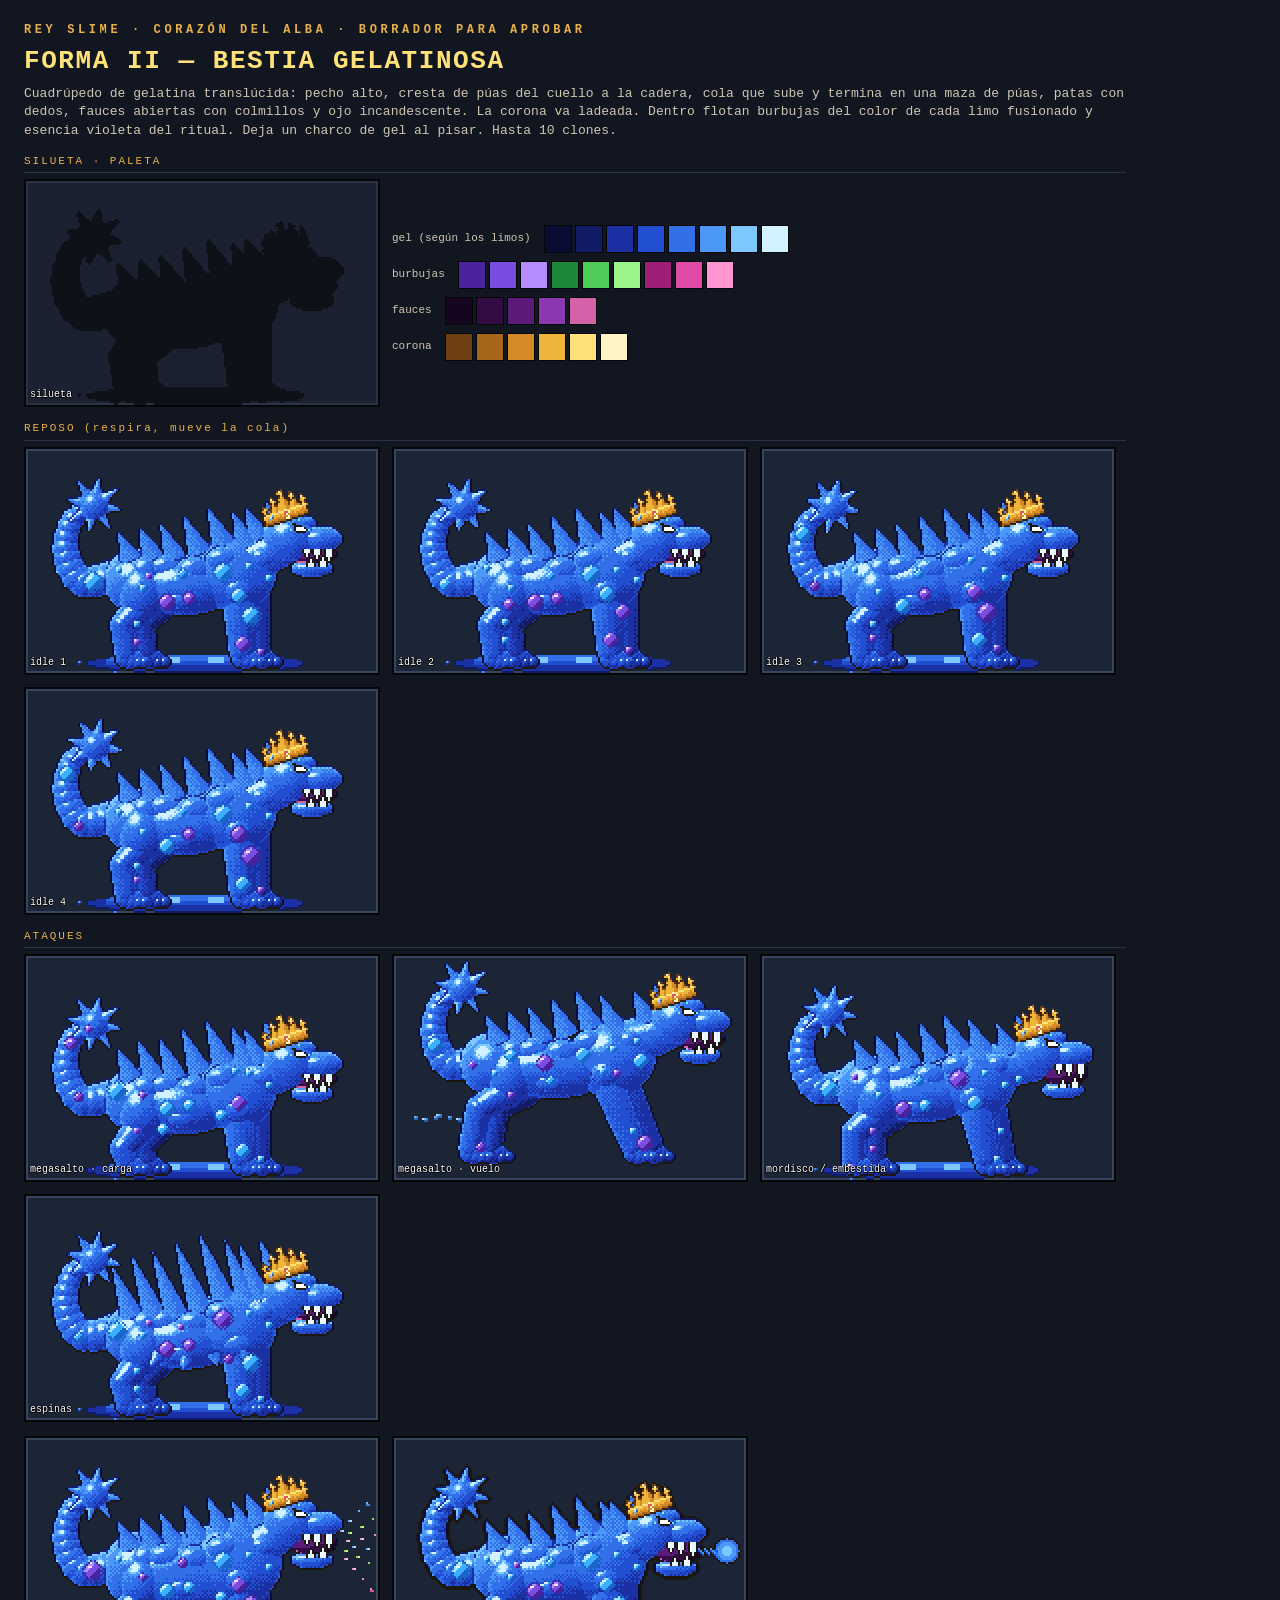
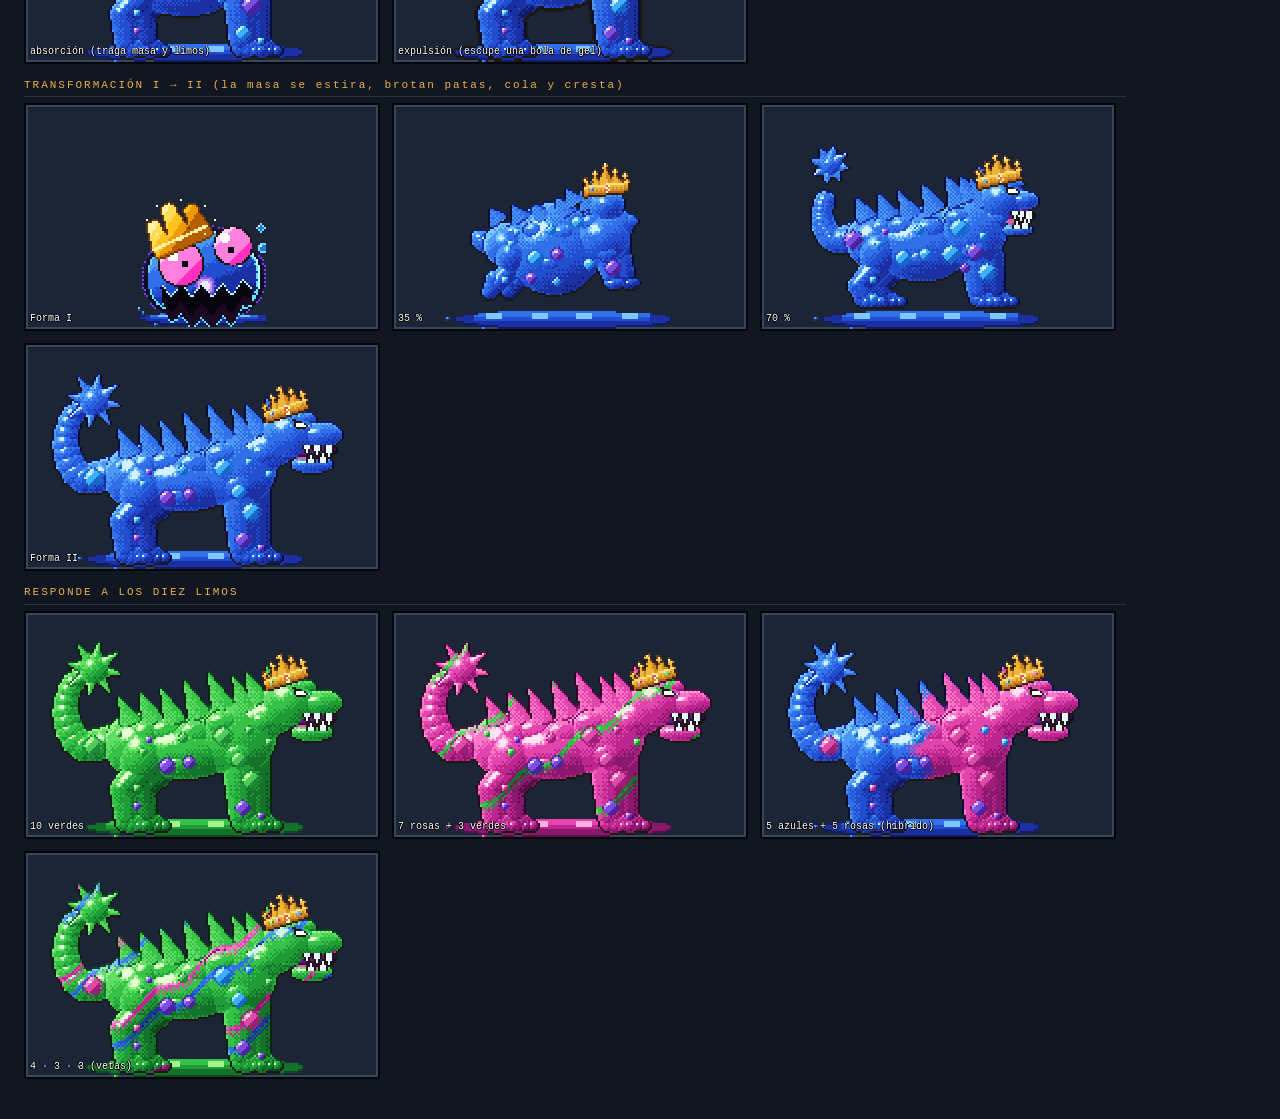
<file: beta/rey-concepto.html>
<!doctype html><html><head><meta charset="utf-8">
<style>
body{margin:0;background:#121620;color:#f3ead6;font:14px/1.4 ui-monospace,Menlo,monospace}
.sheet{width:min(1150px,100%);padding:22px 24px 26px;box-sizing:border-box}
h1{margin:0;font-size:26px;letter-spacing:.06em;color:#ffe17a}
h1 small{display:block;font-size:12px;letter-spacing:.3em;color:#e8b04a;margin-bottom:4px}
.intro{color:#cfc6b2;margin:6px 0 14px;font-size:13px}
.row{display:flex;gap:12px;align-items:flex-end;margin:0 0 14px;flex-wrap:wrap}
.lab{font-size:11px;letter-spacing:.18em;color:#e8b04a;margin:14px 0 6px;border-bottom:1px solid #2a3346;padding-bottom:3px}
figure{margin:0;background:#1c2535;border:2px solid #050608;box-shadow:inset 0 0 0 2px #35465e;position:relative;min-width:0;max-width:100%}
figure.dark{background:#1b2131;box-shadow:inset 0 0 0 2px #2a3346}
figcaption{position:absolute;left:4px;bottom:3px;font-size:10px;color:#fff;text-shadow:0 1px 0 #000,1px 0 0 #000,-1px 0 0 #000}
canvas{display:block;image-rendering:pixelated;max-width:100%;height:auto}
.sw{display:flex;gap:3px;align-items:center}.sw i{width:26px;height:26px;display:block;border:1px solid #050608}
.sw span{font-size:11px;color:#cfc6b2;margin-right:10px}
.notes{columns:2;gap:24px;font-size:12px;color:#cfc6b2}.notes p{margin:0 0 6px;break-inside:avoid}
.notes b{color:#ffe9b0}
</style></head><body>
<script src="rey-art.js"></script><script src="rey-formas.js"></script>
<div id="root"></div>
<script>
const A=TMReyArt,F=TMReyFormas,root=document.getElementById('root');
const mode=new URLSearchParams(location.search).get('m')||'II';
const azul={hue:'azul',mix:[0,10,0]};
function el(t,c,h){const e=document.createElement(t);if(c)e.className=c;if(h!==undefined)e.innerHTML=h;return e}
function fig(w,h,scale,draw,cap,dark){const px=new A.Px(w,h);draw(px);for(let i=3;i<px.d.length;i+=4)if(px.d[i])px.d[i]=255;const c=px.canvas(),k=document.createElement('canvas');k.width=w*scale;k.height=h*scale;const g=k.getContext('2d');g.imageSmoothingEnabled=false;g.drawImage(c,0,0,k.width,k.height);const f=el('figure',dark?'dark':'');f.append(k);if(cap)f.append(el('figcaption','',cap));return f}
function silhouette(px,w,h){for(let y=0;y<h;y++)for(let x=0;x<w;x++)if(px.alpha(x,y))px.set(x,y,'#0e1118')}
function swatch(row,name,cols){const d=el('div','sw');d.append(el('span','',name));cols.forEach(c=>{const i=el('i');i.style.background=c;d.append(i)});row.append(d)}
function line(px,x0,y0,x1,y1,c,a=255){const n=Math.max(Math.abs(x1-x0),Math.abs(y1-y0))||1;for(let i=0;i<=n;i++)px.set(Math.round(x0+(x1-x0)*i/n),Math.round(y0+(y1-y0)*i/n),c,a)}
function drops(px,x,y,n,hue,spread,dir){const p=A.PAL[hue];for(let i=0;i<n;i++){const xx=Math.round(x+dir*(i*4+((i*7)%3))),yy=Math.round(y+Math.sin(i*1.7)*spread);px.set(xx,yy,p[4]);px.set(xx+1,yy,p[3]);px.set(xx,yy+1,p[2]);px.set(xx+1,yy+1,p[2]);if(i%2)px.set(xx-dir,yy,p[5])}}
const B=F.BEAST,T=F.TITAN;
function sheetII(){
 const s=el('div','sheet');root.append(s);
 s.append(el('h1','','<small>REY SLIME · CORAZÓN DEL ALBA · BORRADOR PARA APROBAR</small>FORMA II — BESTIA GELATINOSA'));
 s.append(el('p','intro','Cuadrúpedo de gelatina translúcida: pecho alto, cresta de púas del cuello a la cadera, cola que sube y termina en una maza de púas, patas con dedos, fauces abiertas con colmillos y ojo incandescente. La corona va ladeada. Dentro flotan burbujas del color de cada limo fusionado y esencia violeta del ritual. Deja un charco de gel al pisar. Hasta 10 clones.'));
 s.append(el('div','lab','SILUETA · PALETA'));
 let r=el('div','row');s.append(r);
 r.append(fig(B.W,B.H,2,p=>{F.drawBeast(p,0,0,azul,{});silhouette(p,B.W,B.H)},'silueta',true));
 const pal=el('div');pal.style.cssText='display:grid;gap:8px;align-self:center';r.append(pal);
 swatch(pal,'gel (según los limos)',F.GEL.azul);swatch(pal,'burbujas',[...F.BUBBLE.violeta.slice(1,4),...F.BUBBLE.verde.slice(1,4),...F.BUBBLE.rosa.slice(1,4)]);swatch(pal,'fauces',F.MOUTH);swatch(pal,'corona',A.PAL.gold.slice(1));
 s.append(el('div','lab','REPOSO (respira, mueve la cola)'));
 r=el('div','row');s.append(r);
 [[0,0],[0.5,.12],[1,.24],[0.5,.12]].forEach(([b,c],i)=>r.append(fig(B.W,B.H,2,p=>F.drawBeast(p,0,0,azul,{breath:b,tailCurl:c,t:i*.25}),'idle '+(i+1))));
 s.append(el('div','lab','ATAQUES'));
 r=el('div','row');s.append(r);
 r.append(fig(B.W,B.H,2,p=>F.drawBeast(p,0,0,azul,{crouch:1,spines:.2}),'megasalto · carga'));
 r.append(fig(B.W,B.H,2,p=>{F.drawBeast(p,0,0,azul,{stretch:1,lift:12,jaw:.8});drops(p,10,80,6,'azul',1,1)},'megasalto · vuelo'));
 r.append(fig(B.W,B.H,2,p=>F.drawBeast(p,0,0,azul,{jaw:1,stretch:.35,headX:4,headY:4}),'mordisco / embestida'));
 r.append(fig(B.W,B.H,2,p=>F.drawBeast(p,0,0,azul,{spines:1,crouch:.6}),'espinas'));
 r=el('div','row');s.append(r);
 r.append(fig(B.W,B.H,2,p=>{const o={inflate:1,jaw:1,headY:-2};F.drawBeast(p,0,0,azul,o);const h=F.beastParts(o).head,mx=h.x+20,my=h.y+10;
   for(let k=0;k<6;k++){const a=-0.9+k*0.36;for(let i=0;i<4;i++){const d=8+i*7+k%2*3,x=Math.round(mx+Math.cos(a)*d),y=Math.round(my+Math.sin(a)*d*0.9);const c=A.PAL[['azul','verde','rosa'][k%3]];p.set(x,y,c[4]);if(i<2)p.set(x+1,y,c[5]);if(i===3){p.set(x,y+1,c[3]);p.set(x+1,y+1,c[3])}}}},'absorción (traga masa y limos)'));
 r.append(fig(B.W,B.H,2,p=>{const o={jaw:1,inflate:.3,headY:2,headX:-2};F.drawBeast(p,0,0,azul,o);const h=F.beastParts(o).head,mx=Math.round(h.x+22),my=Math.round(h.y+10),c=F.GEL.azul.slice(1);
   for(let y=-6;y<=6;y++)for(let x=-6;x<=6;x++){const d=Math.hypot(x,y);if(d<=6)p.set(mx+14+x,my+y,d<2.5?c[5]:d<4.5?c[4]:c[3])}
   for(let i=0;i<10;i++){p.set(mx+i,my+((i%3)-1),c[4]);p.set(mx+i,my+((i%3)-1)+1,c[2])}
   p.outline(0,0,B.W,B.H,()=> '#1d1712')},'expulsión (escupe una bola de gel)'));
 s.append(el('div','lab','TRANSFORMACIÓN I → II (la masa se estira, brotan patas, cola y cresta)'));
 r=el('div','row');s.append(r);
 [0,.35,.7,1].forEach(k=>r.append(fig(B.W,B.H,2,p=>F.drawMorphI_II(p,0,0,azul,k),k===0?'Forma I':k===1?'Forma II':Math.round(k*100)+' %')));
 s.append(el('div','lab','RESPONDE A LOS DIEZ LIMOS'));
 r=el('div','row');s.append(r);
 [[{hue:'verde',mix:[10,0,0]},'10 verdes'],[{hue:'rosa',mix:[3,0,7]},'7 rosas + 3 verdes'],[{hue:'azul',mix:[0,5,5]},'5 azules + 5 rosas (híbrido)'],[{hue:'verde',mix:[4,3,3]},'4 · 3 · 3 (vetas)']].forEach(([sp,c])=>r.append(fig(B.W,B.H,2,p=>F.drawBeast(p,0,0,sp,{}),c)));
}
function sheetIII(){
 const s=el('div','sheet');root.append(s);
 s.append(el('h1','','<small>REY SLIME · CORAZÓN DEL ALBA · BORRADOR PARA APROBAR</small>FORMA III — REY HUMANOIDE'));
 s.append(el('p','intro','Coloso de gelatina translúcida: torso en V, pectorales y abdominales marcados, cintura estrecha, antebrazos anchos y puños gigantes con nudillos. Hombreras de armiño con colitas negras, broches de oro con rubí unidos por una cadena, capa púrpura con ribete dorado. Ojos incandescentes furiosos y dientes apretados. Hasta 20 clones. Ataque firma: Puñetazo del Rey.'));
 s.append(el('div','lab','SILUETA · PALETA'));
 let r=el('div','row');s.append(r);
 r.append(fig(T.W,T.H,2,p=>{F.drawTitan(p,0,0,azul,{});silhouette(p,T.W,T.H)},'silueta',true));
 const pal=el('div');pal.style.cssText='display:grid;gap:8px;align-self:center';r.append(pal);
 swatch(pal,'gel (según los limos)',F.GEL.azul);swatch(pal,'capa',F.CAPE);swatch(pal,'armiño',F.ERMINE);swatch(pal,'corona · ribete',A.PAL.gold.slice(1));
 s.append(el('div','lab','REPOSO (respira, la capa se mece)'));
 r=el('div','row');s.append(r);
 [[0,0],[1,.6],[0,1]].forEach(([b,w],i)=>r.append(fig(T.W,T.H,2,p=>F.drawTitan(p,0,0,azul,{breath:b,sway:w,t:i*.3}),'idle '+(i+1))));
 s.append(el('div','lab','PUÑETAZO DEL REY — 3 TIEMPOS (se lee y se puede esquivar)'));
 r=el('div','row');s.append(r);
 r.append(fig(T.W,T.H,2,p=>F.drawTitan(p,0,0,azul,{right:'charge',glow:1,crouch:.4,t:.2}),'1 · carga (puño brilla)'));
 r.append(fig(T.W,T.H,2,p=>{const gy=T.G-12,x0=T.CX+48;
   for(let i=0;i<4;i++){const x=x0+i*13;for(let k=0;k<6;k++){p.set(x+k,gy-6+k,'#ff9a62');p.set(x+k,gy+6-k,'#ff9a62');p.set(x+k+1,gy-6+k,'#e0585c');p.set(x+k+1,gy+6-k,'#e0585c')}}
   F.drawTitan(p,0,0,azul,{right:'charge',glow:1.5,crouch:.6,t:.5})},'2 · dirección (flecha en el suelo)'));
 r=el('div','row');s.append(r);
 r.append(fig(330,T.H,2,p=>{const r=F.titanParts({right:'punch'}),ax=Math.round(r.fistR.x+4),gy=T.G-14;
   const tree=(x,broken)=>{const L=A.PAL.leaf||['#0c241a','#19472a','#337838','#6fb14b','#a3d064'];const bark=['#2f1f15','#5d422b','#93704b'];
     for(let y=0;y<14;y++)for(let k=-2;k<=2;k++)p.set(x+k,gy-y,bark[k<0?2:k>0?0:1]);
     if(!broken){for(let y=-14;y<=14;y++)for(let k=-14;k<=14;k++){const d=Math.hypot(k,y*1.1);if(d<13)p.set(x+k,gy-30+y,['#19472a','#235e31','#337838','#4b9440','#6fb14b'][Math.max(0,Math.min(4,Math.floor(3-(k+y)/9+((k*7+y*3)%3)*.3)))])}}
     else{for(let i=0;i<4;i++){p.set(x-3+i,gy-14-(i%2),'#ad8a5f')}for(let y=-9;y<=9;y++)for(let k=-12;k<=12;k++){const d=Math.hypot(k,y*1.3);if(d<11)p.set(x+20+k,gy-6+y,['#19472a','#235e31','#337838','#4b9440'][Math.max(0,Math.min(3,Math.floor(2-(k+y)/9)))])}for(let k=0;k<12;k++){p.set(x+4+k,gy-8+(k>>2),'#5d422b')}}};
   const spread=26/(330-ax);for(let y=gy-44;y<=gy+16;y++)for(let x=ax;x<330;x++){const d=x-ax,half=d*spread;const dy=Math.abs(y-(gy-14));if(dy>half)continue;const edge=dy>half-1.2;if(edge)p.set(x,y,'#e0585c');else if(((x+y)&1)===0&&((x>>1)+(y>>1))%2===0)p.set(x,y,'#ff9a62')}
   tree(220,true);tree(300,true);tree(250,false);
   F.drawTitan(p,0,0,azul,{right:'punch',t:.8});
   const fx=Math.round(r.fistR.x+12),fy=Math.round(r.fistR.y);for(let a=-3;a<=3;a++)for(const rr of [18,24,30]){const x=Math.round(fx+Math.cos(a*0.22)*rr),y=Math.round(fy+Math.sin(a*0.22)*rr);if(!p.alpha(x,y))p.set(x,y,'#fff4c4',192)}},'3 · impacto en cono: los árboles dentro del cono se rompen; los de fuera, no'));
 s.append(el('div','lab','OTROS GOLPES'));
 r=el('div','row');s.append(r);
 r.append(fig(T.W,T.H,2,p=>F.drawTitan(p,0,0,azul,{left:'up',right:'up',crouch:.2}),'martillo doble'));
 r.append(fig(T.W,T.H,2,p=>F.drawTitan(p,0,0,azul,{left:'punch',crouch:.3}),'gancho izquierdo'));
 s.append(el('div','lab','TRANSFORMACIÓN II → III (la masa se alza, nacen brazos, puños y capa)'));
 r=el('div','row');s.append(r);
 [.15,.45,.75,1].forEach(k=>r.append(fig(T.W,T.H,2,p=>F.drawTitan(p,0,0,azul,{morph:k,crouch:(1-k)*.8}),k===1?'Forma III':Math.round(k*100)+' %')));
 s.append(el('div','lab','RESPONDE A LOS DIEZ LIMOS'));
 r=el('div','row');s.append(r);
 [[{hue:'verde',mix:[10,0,0]},'10 verdes'],[{hue:'rosa',mix:[3,0,7]},'7 rosas + 3 verdes'],[{hue:'azul',mix:[0,5,5]},'híbrido azul/rosa'],[{hue:'azul',mix:[2,6,2]},'azul con vetas']].forEach(([sp,c])=>r.append(fig(T.W,T.H,2,p=>F.drawTitan(p,0,0,sp,{}),c)));
}
function sheetScale(){
 const s=el('div','sheet');s.style.width='min(1340px,100%)';root.append(s);
 s.append(el('h1','','<small>REY SLIME · CORAZÓN DEL ALBA · BORRADOR PARA APROBAR</small>ESCALA DE LAS TRES FORMAS'));
 s.append(el('p','intro','Tamaño REAL en el juego (16 px = 1 unidad), con las proporciones de tu hoja de escala: la Forma II mide ≈ 2× al jugador de alto y ≈ 3× de largo; la Forma III ≈ 3,8×. Las hojas de detalle se muestran ampliadas para revisar el dibujo; en el juego cada pose se redibuja a este tamaño (no se encoge la imagen).'));
 const W=560,H=128,G=122;
 const f=fig(W,H,2,p=>{
   // jugador (silueta)
   const pl=['..###..','.#####.','.#####.','..###..','.#####.','#######','#######','#.###.#','#.###.#','..###..','..#.#..','..#.#..','..#.#..','.##.##.'];
   pl.forEach((row,j)=>[...row].forEach((c,i)=>{if(c==='#'){p.set(14+i*2,G-28+j*2,'#8b95a1');p.set(15+i*2,G-28+j*2,'#8b95a1');p.set(14+i*2,G-27+j*2,'#8b95a1');p.set(15+i*2,G-27+j*2,'#8b95a1')}}));
   const sheet=A.kingSheet(azul,64),g=sheet.canvas.getContext('2d'),img=g.getImageData(0,0,64,64);
   for(let y=0;y<64;y++)for(let x=0;x<64;x++){const j=(y*64+x)*4;if(img.data[j+3])p.set(40+x,G-61+y,[img.data[j],img.data[j+1],img.data[j+2]],img.data[j+3])}
   F.drawBeast(p,60,G-B.G,azul,{scale:F.SCALE.beast});
   F.drawTitan(p,200,G-T.G,azul,{scale:F.SCALE.titan});
   F.drawTitan(p,340,G-T.G,azul,{scale:F.SCALE.titan,right:'punch'});
   // Rejilla de 1 unidad SOLO en el fondo (después de las figuras).
   for(let y=0;y<H;y+=16)for(let x=0;x<W;x+=2)if(!p.alpha(x,G-y))p.set(x,G-y,'#2b6e30');
   for(let x=0;x<W;x++){p.set(x,G+1,'#16391f');p.set(x,G+2,'#16391f')}
 },'',false);
 s.append(f);
 const n=el('div','notes','<p><b>Jugador</b> = referencia (≈ 28 px).</p><p><b>Forma I · Rey clásico</b> ≈ 1,7× el jugador. Redondo, elástico (ya está en la beta).</p><p><b>Forma II · Bestia</b> ≈ 2× de alto y ≈ 3× de largo. Sus saltos cruzan la arena.</p><p><b>Forma III · Rey humanoide</b> ≈ 3,8× de alto. Con el puñetazo extendido el cono del golpe nace ≈ 2,5 u a su lado.</p><p>Los números de daño, enfriamientos y vida para transformarse (propuesta 66 % y 33 %) se ajustan en pruebas.</p><p>Ninguna de estas formas está programada todavía: es el arte para aprobar.</p>');
 n.style.marginTop='14px';s.append(n);
}
({II:sheetII,III:sheetIII,escala:sheetScale})[mode]();
</script></body></html>
</file>
